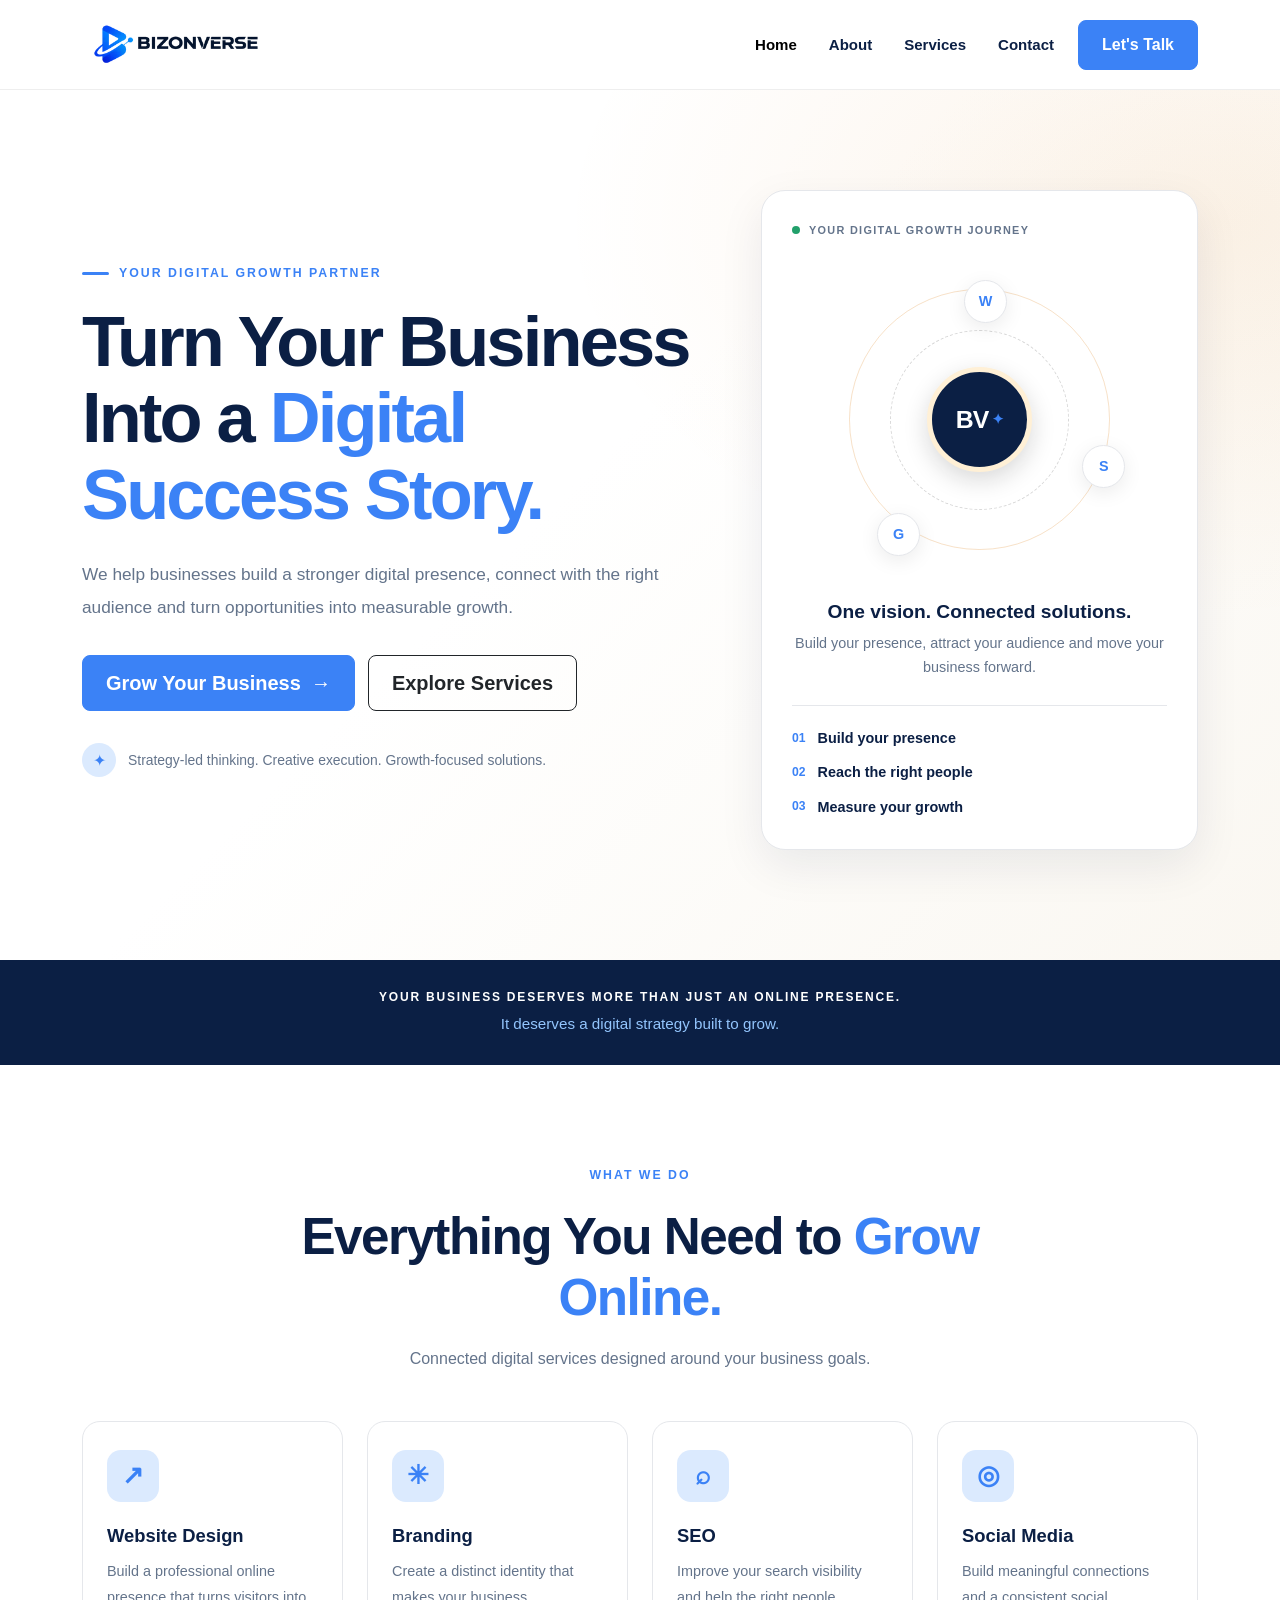
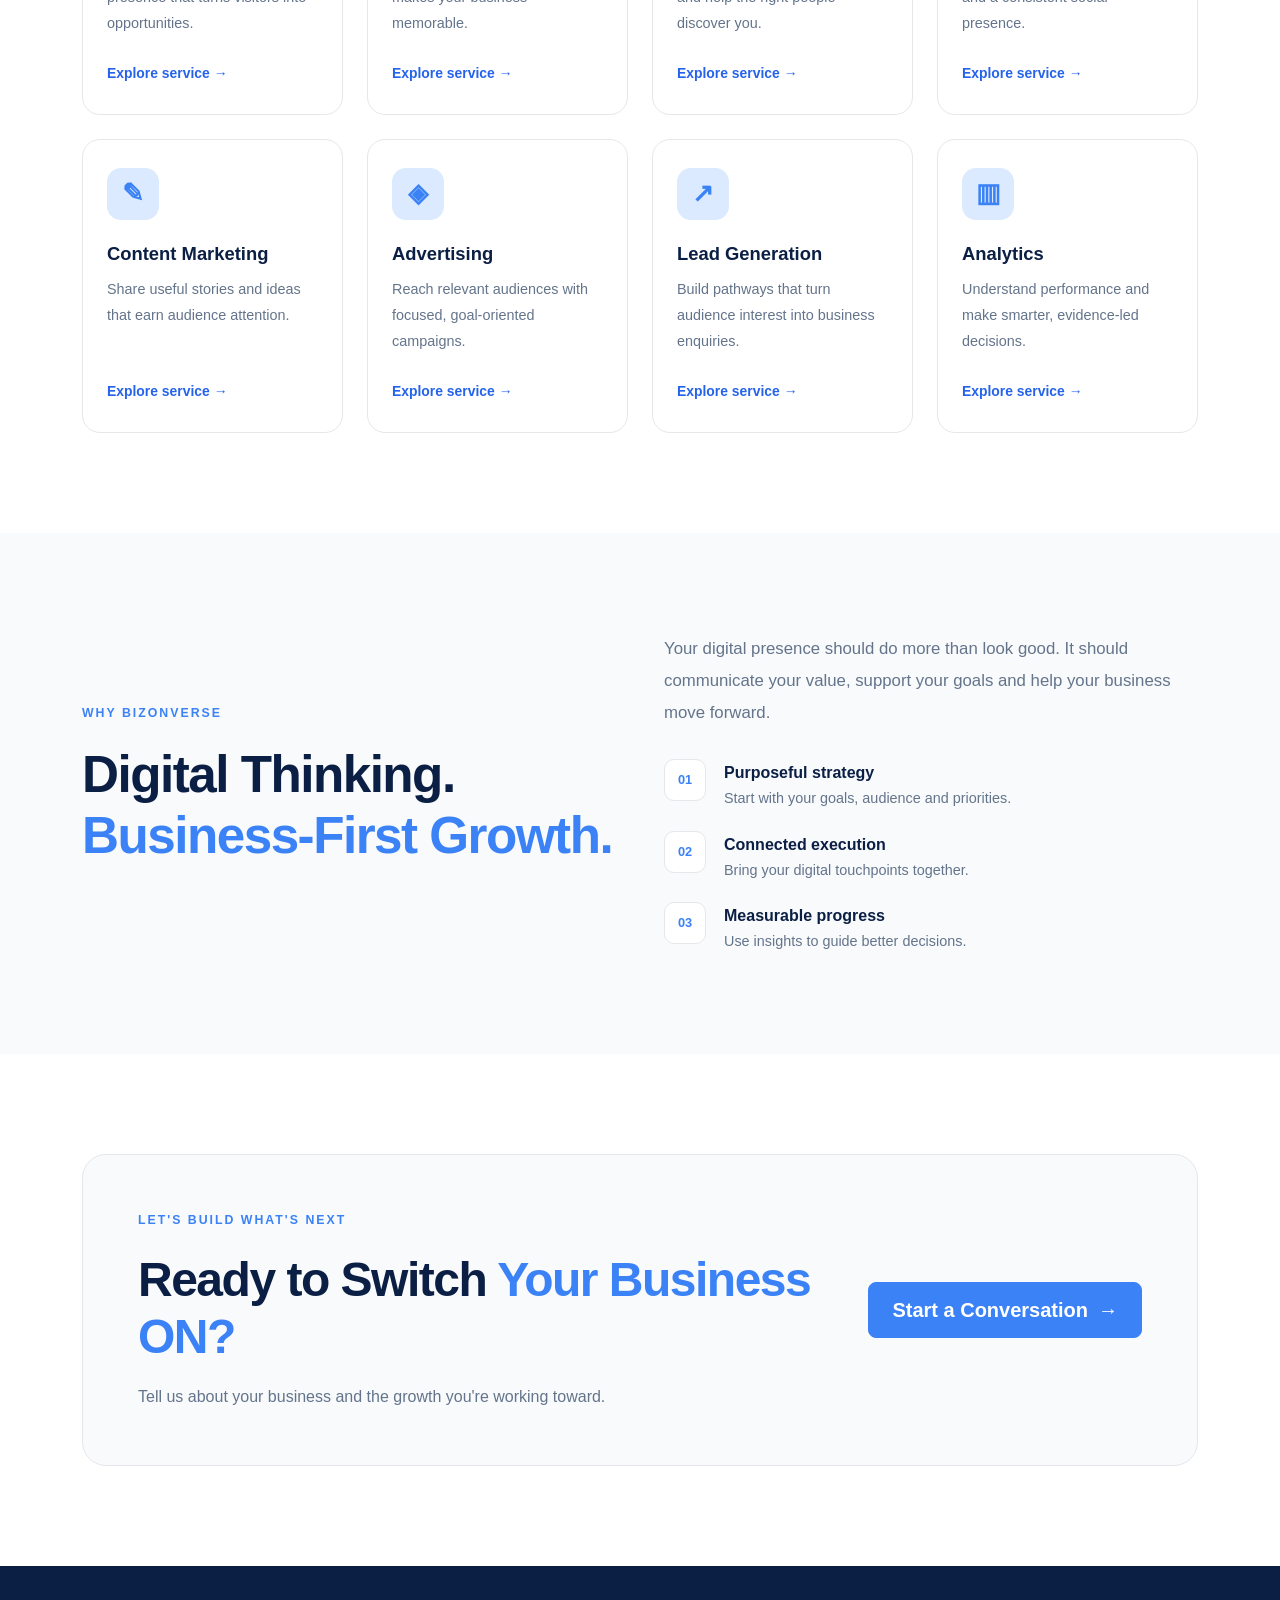
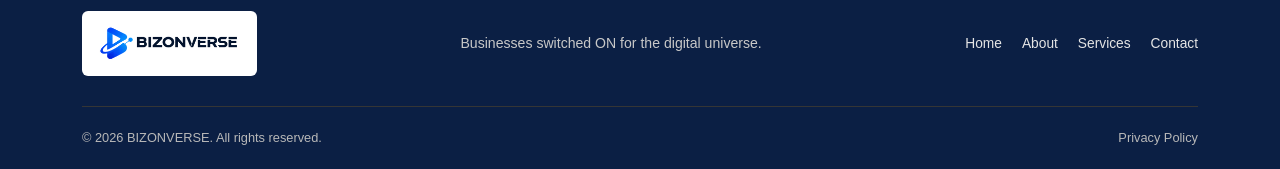
<file: index.html>
<!DOCTYPE html>
<html lang="en">

<head>
    <!-- Google tag (gtag.js) -->
    <script async src="https://www.googletagmanager.com/gtag/js?id=G-BG7Q9536P5"></script>
    <script>
        window.dataLayer = window.dataLayer || [];
        function gtag(){dataLayer.push(arguments);}
        gtag('js', new Date());
        gtag('config', 'G-BG7Q9536P5');
    </script>
    <meta charset="UTF-8">
    <meta name="viewport" content="width=device-width, initial-scale=1.0">
    <meta name="description"
        content="BIZONVERSE helps businesses grow with website design, branding, SEO, social media, content marketing, advertising, lead generation and analytics.">
    <meta name="theme-color" content="#0B1F44">
    <title>BIZONVERSE | Your Digital Growth Partner</title>
    <link rel="canonical" href="https://bizonverse.com/">
    
    <!-- Open Graph: Social sharing -->
    <meta property="og:title" content="BIZONVERSE | Your Digital Growth Partner">
    <meta property="og:description" content="BIZONVERSE helps businesses grow with website design, branding, SEO, social media, content marketing, advertising, lead generation and analytics.">
    <meta property="og:url" content="https://bizonverse.com/">
    <meta property="og:type" content="website">
    <meta property="og:image" content="https://bizonverse.com/assets/bizonverse-logo-small.webp">
    <meta property="og:site_name" content="BIZONVERSE">
    <meta property="og:locale" content="en_IN">
    <!-- Twitter/X: Social sharing -->
    <meta name="twitter:card" content="summary_large_image">
    <meta name="twitter:title" content="BIZONVERSE | Your Digital Growth Partner">
    <meta name="twitter:description" content="BIZONVERSE helps businesses grow with website design, branding, SEO, social media, content marketing, advertising, lead generation and analytics.">
    <meta name="twitter:image" content="https://bizonverse.com/assets/bizonverse-logo-small.webp">

    
<link rel="preconnect" href="https://cdn.jsdelivr.net" crossorigin>

<!-- Bootstrap 5 -->

    <link href="https://cdn.jsdelivr.net/npm/bootstrap@5.3.3/dist/css/bootstrap.min.css" rel="stylesheet"
        integrity="sha384-QWTKZyjpPEjISv5WaRU9OFeRpok6YctnYmDr5pNlyT2bRjXh0JMhjY6hW+ALEwIH" crossorigin="anonymous">

    <link rel="stylesheet" href="css/style.css">

<!-- BIZONVERSE Favicon -->
<link rel="icon" href="assets/favicon.ico" sizes="any">
<link rel="icon" type="image/png" sizes="16x16" href="assets/favicon-16x16.png">
<link rel="icon" type="image/png" sizes="32x32" href="assets/favicon-32x32.png">
<link rel="apple-touch-icon" href="assets/apple-touch-icon.png">
<link rel="manifest" href="assets/site.webmanifest">
</head>

<body>

    <a class="skip-link" href="#main-content">Skip to content</a>

    <header class="site-header">
        <nav class="navbar navbar-expand-lg navbar-light bg-white">
            <div class="container">
                <a class="navbar-brand brand-name" href="index.html" aria-label="BIZONVERSE home">
                    <img src="assets/bizonverse-logo-small.webp" alt="BIZONVERSE — Your Digital Growth Partner"
                        class="site-logo" width="310" height="103">
                </a>

                <button class="navbar-toggler" type="button" data-bs-toggle="collapse" data-bs-target="#mainNavigation"
                    aria-controls="mainNavigation" aria-expanded="false" aria-label="Toggle navigation">
                    <span class="navbar-toggler-icon"></span>
                </button>

                <div class="collapse navbar-collapse" id="mainNavigation">
                    <ul class="navbar-nav ms-auto align-items-lg-center gap-lg-3">
                        <li class="nav-item"><a class="nav-link active" aria-current="page" href="index.html">Home</a>
                        </li>
                        <li class="nav-item"><a class="nav-link" href="about.html">About</a></li>
                        <li class="nav-item"><a class="nav-link" href="services.html">Services</a></li>
                        <li class="nav-item"><a class="nav-link" href="contact.html">Contact</a></li>
                        <li class="nav-item">
                            <a class="btn btn-brand nav-cta" href="#contact">Let's Talk</a>
                        </li>
                    </ul>
                </div>
            </div>
        </nav>
    </header>

    <main id="main-content">

        <section class="hero-section">
            <div class="container">
                <div class="row align-items-center g-5">
                    <div class="col-lg-7">
                        <p class="eyebrow"><span></span> YOUR DIGITAL GROWTH PARTNER</p>

                        <h1>
                            Turn Your Business Into a
                            <span class="highlight">Digital Success Story.</span>
                        </h1>

                        <p class="hero-description">
                            We help businesses build a stronger digital presence,
                            connect with the right audience and turn opportunities
                            into measurable growth.
                        </p>

                        <div class="hero-actions">
                            <a class="btn btn-brand btn-lg" href="#contact">Grow Your Business <span
                                    aria-hidden="true">→</span></a>
                            <a class="btn btn-outline-dark btn-lg" href="#services">Explore Services</a>
                        </div>

                        <div class="hero-proof">
                            <span class="proof-icon" aria-hidden="true">✦</span>
                            <p>Strategy-led thinking. Creative execution. Growth-focused solutions.</p>
                        </div>
                    </div>

                    <div class="col-lg-5">
                        <div class="growth-card">
                            <div class="growth-card-top">
                                <span class="status-dot"></span>
                                <span>YOUR DIGITAL GROWTH JOURNEY</span>
                            </div>

                            <div class="growth-orbit" aria-hidden="true">
                                <div class="orbit orbit-one"></div>
                                <div class="orbit orbit-two"></div>
                                <div class="orbit-center">BV<span>✦</span></div>
                                <span class="orbit-node node-one">W</span>
                                <span class="orbit-node node-two">S</span>
                                <span class="orbit-node node-three">G</span>
                            </div>

                            <h2>One vision. Connected solutions.</h2>
                            <p>Build your presence, attract your audience and move your business forward.</p>

                            <div class="growth-steps">
                                <div><span>01</span> Build your presence</div>
                                <div><span>02</span> Reach the right people</div>
                                <div><span>03</span> Measure your growth</div>
                            </div>
                        </div>
                    </div>
                </div>
            </div>
        </section>

        <section class="intro-strip">
            <div class="container">
                <p>YOUR BUSINESS DESERVES MORE THAN JUST AN ONLINE PRESENCE.</p>
                <span>It deserves a digital strategy built to grow.</span>
            </div>
        </section>

        <section class="section-padding services-section" id="services">
            <div class="container">
                <div class="section-heading">
                    <p class="eyebrow">WHAT WE DO</p>
                    <h2>Everything You Need to <span class="highlight">Grow Online.</span></h2>
                    <p>Connected digital services designed around your business goals.</p>
                </div>

                <div class="row g-4">
                    <div class="col-md-6 col-lg-3">
                        <article class="service-card">
                            <div class="service-icon" aria-hidden="true">↗</div>
                            <h3>Website Design</h3>
                            <p>Build a professional online presence that turns visitors into opportunities.</p>
                            <a href="#contact" aria-label="Enquire about Website Design">Explore service →</a>
                        </article>
                    </div>

                    <div class="col-md-6 col-lg-3">
                        <article class="service-card">
                            <div class="service-icon" aria-hidden="true">✳</div>
                            <h3>Branding</h3>
                            <p>Create a distinct identity that makes your business memorable.</p>
                            <a href="#contact" aria-label="Enquire about Branding">Explore service →</a>
                        </article>
                    </div>

                    <div class="col-md-6 col-lg-3">
                        <article class="service-card">
                            <div class="service-icon" aria-hidden="true">⌕</div>
                            <h3>SEO</h3>
                            <p>Improve your search visibility and help the right people discover you.</p>
                            <a href="#contact" aria-label="Enquire about SEO">Explore service →</a>
                        </article>
                    </div>

                    <div class="col-md-6 col-lg-3">
                        <article class="service-card">
                            <div class="service-icon" aria-hidden="true">◎</div>
                            <h3>Social Media</h3>
                            <p>Build meaningful connections and a consistent social presence.</p>
                            <a href="#contact" aria-label="Enquire about Social Media">Explore service →</a>
                        </article>
                    </div>

                    <div class="col-md-6 col-lg-3">
                        <article class="service-card">
                            <div class="service-icon" aria-hidden="true">✎</div>
                            <h3>Content Marketing</h3>
                            <p>Share useful stories and ideas that earn audience attention.</p>
                            <a href="#contact" aria-label="Enquire about Content Marketing">Explore service →</a>
                        </article>
                    </div>

                    <div class="col-md-6 col-lg-3">
                        <article class="service-card">
                            <div class="service-icon" aria-hidden="true">◈</div>
                            <h3>Advertising</h3>
                            <p>Reach relevant audiences with focused, goal-oriented campaigns.</p>
                            <a href="#contact" aria-label="Enquire about Advertising">Explore service →</a>
                        </article>
                    </div>

                    <div class="col-md-6 col-lg-3">
                        <article class="service-card">
                            <div class="service-icon" aria-hidden="true">↗</div>
                            <h3>Lead Generation</h3>
                            <p>Build pathways that turn audience interest into business enquiries.</p>
                            <a href="#contact" aria-label="Enquire about Lead Generation">Explore service →</a>
                        </article>
                    </div>

                    <div class="col-md-6 col-lg-3">
                        <article class="service-card">
                            <div class="service-icon" aria-hidden="true">▥</div>
                            <h3>Analytics</h3>
                            <p>Understand performance and make smarter, evidence-led decisions.</p>
                            <a href="#contact" aria-label="Enquire about Analytics">Explore service →</a>
                        </article>
                    </div>
                </div>
            </div>
        </section>

        <section class="about-section section-padding" id="about">
            <div class="container">
                <div class="row align-items-center g-5">
                    <div class="col-lg-6">
                        <p class="eyebrow">WHY BIZONVERSE</p>
                        <h2>Digital Thinking.<br><span class="highlight">Business-First Growth.</span></h2>
                    </div>
                    <div class="col-lg-6">
                        <p class="about-copy">
                            Your digital presence should do more than look good.
                            It should communicate your value, support your goals and
                            help your business move forward.
                        </p>
                        <div class="value-list">
                            <div><span>01</span>
                                <p><strong>Purposeful strategy</strong><br>Start with your goals, audience and
                                    priorities.</p>
                            </div>
                            <div><span>02</span>
                                <p><strong>Connected execution</strong><br>Bring your digital touchpoints together.</p>
                            </div>
                            <div><span>03</span>
                                <p><strong>Measurable progress</strong><br>Use insights to guide better decisions.</p>
                            </div>
                        </div>
                    </div>
                </div>
            </div>
        </section>

        <section class="contact-section section-padding" id="contact">
            <div class="container">
                <div class="contact-panel">
                    <div>
                        <p class="eyebrow">LET'S BUILD WHAT'S NEXT</p>
                        <h2>Ready to Switch <span class="highlight">Your Business ON?</span></h2>
                        <p>Tell us about your business and the growth you're working toward.</p>
                    </div>
                    <a class="btn btn-brand btn-lg" href="https://www.bizonverse.com/contact/">Start a Conversation
                        <span aria-hidden="true">→</span></a>
                </div>
            </div>
        </section>

    </main>

    <footer class="site-footer">
        <div class="container">
            <div class="footer-main">
                <a class="navbar-brand brand-name footer-brand" href="#main-content" aria-label="BIZONVERSE home">
                    <img src="assets/bizonverse-logo-small.webp" alt="BIZONVERSE — Your Digital Growth Partner"
                        class="site-logo footer-logo" width="310" height="103">
                </a>
                <p>Businesses switched ON for the digital universe.</p>
                <div class="footer-links">
                    <a href="index.html">Home</a>
                    <a href="about.html">About</a>
                    <a href="services.html">Services</a>
                    <a href="contact.html">Contact</a>
                </div>
            </div>
            <div class="footer-bottom">
                <p>© <span id="current-year">2026</span> BIZONVERSE. All rights reserved.</p>
                <a href="privacy-policy.html">Privacy Policy</a>
            </div>
        </div>
    </footer>

    <script src="https://cdn.jsdelivr.net/npm/bootstrap@5.3.3/dist/js/bootstrap.bundle.min.js"
        integrity="sha384-YvpcrYf0tY3lHB60NNkmXc5s9fDVZLESaAA55NDzOxhy9GkcIdslK1eN7N6jIeHz"
        crossorigin="anonymous"></script>
    <script src="js/main.js"></script>
</body>

</html>
</file>
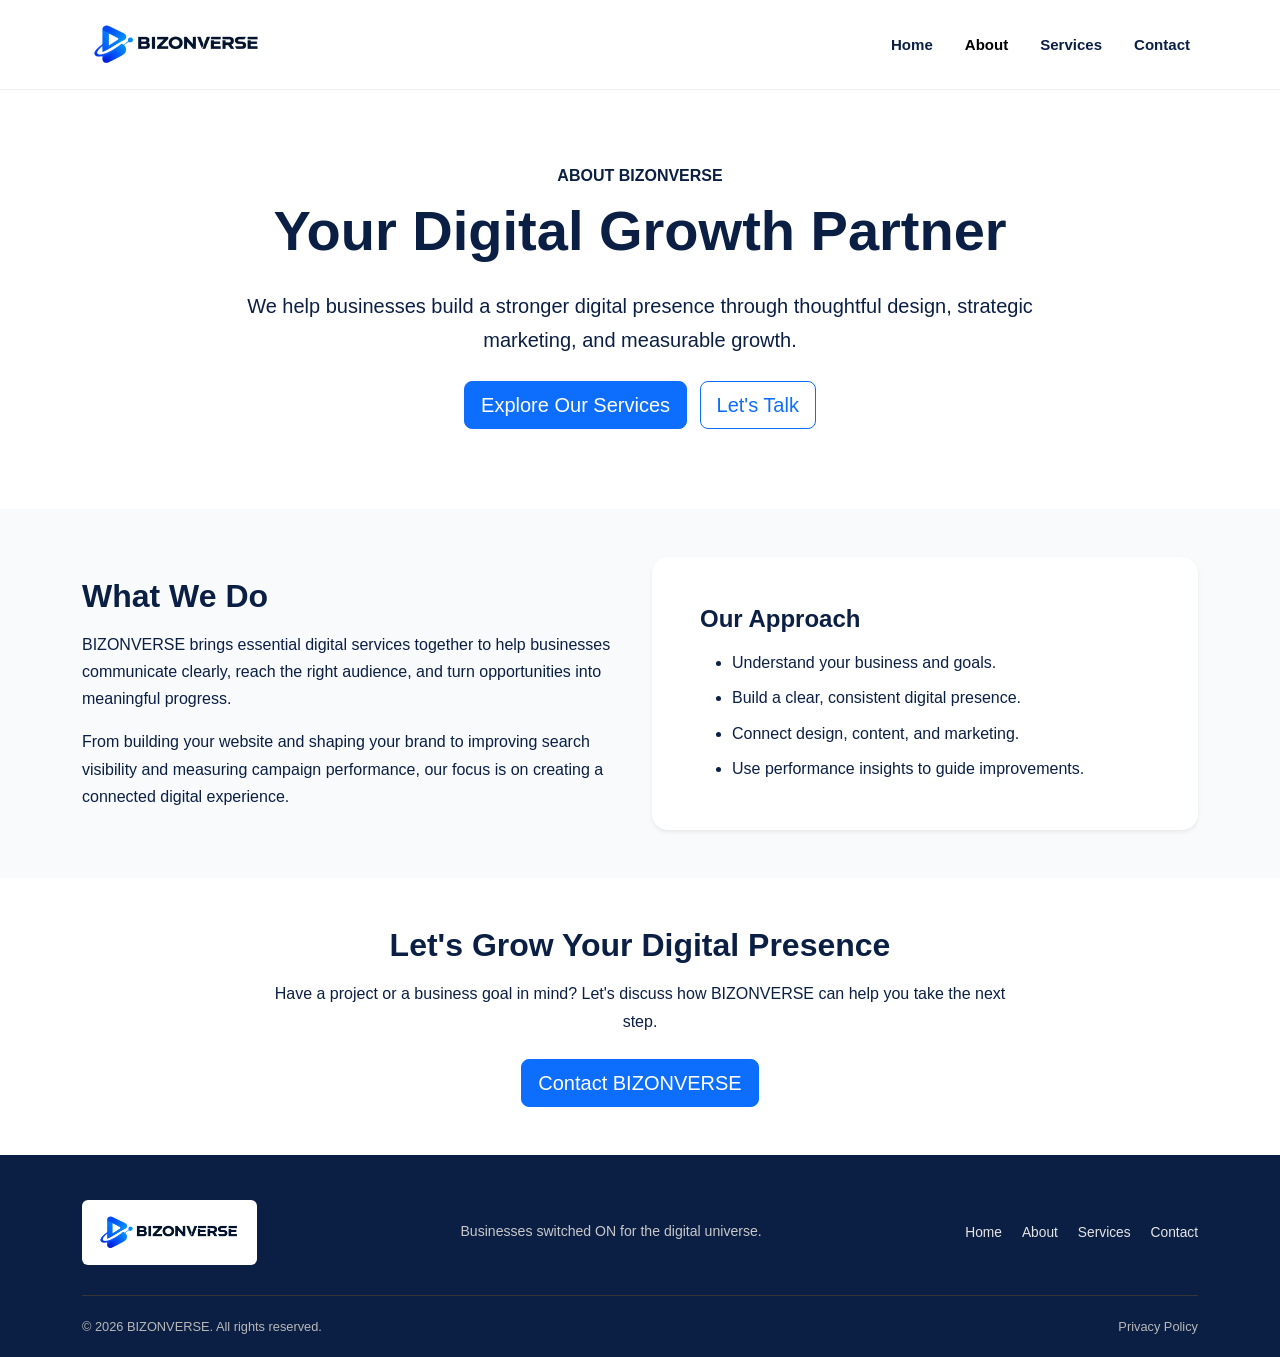
<file: about.html>
<!DOCTYPE html>
<html lang="en">

<head>
    <!-- Google tag (gtag.js) -->
    <script async src="https://www.googletagmanager.com/gtag/js?id=G-BG7Q9536P5"></script>
    <script>
        window.dataLayer = window.dataLayer || [];
        function gtag(){dataLayer.push(arguments);}
        gtag('js', new Date());
        gtag('config', 'G-BG7Q9536P5');
    </script>
  <meta charset="UTF-8">
  <meta name="viewport" content="width=device-width, initial-scale=1.0">
  <meta name="description"
    content="Learn about BIZONVERSE, your digital growth partner for website design, branding, SEO, and digital marketing.">
  <meta name="theme-color" content="#0B1F44">
  <title>About Us | BIZONVERSE</title>
  <link rel="canonical" href="https://bizonverse.com/about.html">
  
  <!-- Open Graph: Social sharing -->
  <meta property="og:title" content="About Us | BIZONVERSE">
  <meta property="og:description" content="Learn about BIZONVERSE, your digital growth partner for website design, branding, SEO, and digital marketing.">
  <meta property="og:url" content="https://bizonverse.com/about.html">
  <meta property="og:type" content="website">
  <meta property="og:image" content="https://bizonverse.com/assets/bizonverse-logo-small.webp">
  <meta property="og:site_name" content="BIZONVERSE">
  <meta property="og:locale" content="en_IN">
  <!-- Twitter/X: Social sharing -->
  <meta name="twitter:card" content="summary_large_image">
  <meta name="twitter:title" content="About Us | BIZONVERSE">
  <meta name="twitter:description" content="Learn about BIZONVERSE, your digital growth partner for website design, branding, SEO, and digital marketing.">
  <meta name="twitter:image" content="https://bizonverse.com/assets/bizonverse-logo-small.webp">

  
<link rel="preconnect" href="https://cdn.jsdelivr.net" crossorigin>

<!-- Bootstrap 5 -->

  <link href="https://cdn.jsdelivr.net/npm/bootstrap@5.3.3/dist/css/bootstrap.min.css" rel="stylesheet"
    integrity="sha384-QWTKZyjpPEjISv5WaRU9OFeRpok6YctnYmDr5pNlyT2bRjXh0JMhjY6hW+ALEwIH" crossorigin="anonymous">

  <link rel="stylesheet" href="css/style.css">

<!-- BIZONVERSE Favicon -->
<link rel="icon" href="assets/favicon.ico" sizes="any">
<link rel="icon" type="image/png" sizes="16x16" href="assets/favicon-16x16.png">
<link rel="icon" type="image/png" sizes="32x32" href="assets/favicon-32x32.png">
<link rel="apple-touch-icon" href="assets/apple-touch-icon.png">
<link rel="manifest" href="assets/site.webmanifest">
</head>

<body>

  <header class="site-header">
    <nav class="navbar navbar-expand-lg navbar-light bg-white">
      <div class="container">
        <a class="navbar-brand brand-name" href="index.html" aria-label="BIZONVERSE home">
          <img src="assets/bizonverse-logo-small.webp" alt="BIZONVERSE — Your Digital Growth Partner" class="site-logo" width="310" height="103">
        </a>

        <button class="navbar-toggler" type="button" data-bs-toggle="collapse" data-bs-target="#mainNavigation"
          aria-controls="mainNavigation" aria-expanded="false" aria-label="Toggle navigation">
          <span class="navbar-toggler-icon"></span>
        </button>

        <div class="collapse navbar-collapse" id="mainNavigation">
          <ul class="navbar-nav ms-auto align-items-lg-center gap-lg-3">
            <li class="nav-item"><a class="nav-link" href="index.html">Home</a></li>
            <li class="nav-item"><a class="nav-link active" aria-current="page" href="about.html">About</a></li>
            <li class="nav-item"><a class="nav-link" href="services.html">Services</a></li>
            <li class="nav-item"><a class="nav-link" href="contact.html">Contact</a></li>
          </ul>
        </div>
      </div>
    </nav>
  </header>

  <main id="site-content">
    <section class="py-5">
      <div class="container py-lg-4">
        <div class="row justify-content-center text-center">
          <div class="col-lg-9">
            <p class="text-uppercase fw-semibold mb-2">About BIZONVERSE</p>
            <h1 class="display-4 fw-bold mb-4">Your Digital Growth Partner</h1>
            <p class="lead mb-4">
              We help businesses build a stronger digital presence through
              thoughtful design, strategic marketing, and measurable growth.
            </p>
            <a href="services.html" class="btn btn-primary btn-lg me-2 mb-2">
              Explore Our Services
            </a>
            <a href="contact.html" class="btn btn-outline-primary btn-lg mb-2">
              Let's Talk
            </a>
          </div>
        </div>
      </div>
    </section>

    <section class="py-5" style="background-color: #F8FAFC;">
      <div class="container">
        <div class="row g-4 align-items-center">
          <div class="col-lg-6">
            <h2 class="fw-bold mb-3">What We Do</h2>
            <p>
              BIZONVERSE brings essential digital services together to help
              businesses communicate clearly, reach the right audience, and
              turn opportunities into meaningful progress.
            </p>
            <p class="mb-0">
              From building your website and shaping your brand to improving
              search visibility and measuring campaign performance, our focus
              is on creating a connected digital experience.
            </p>
          </div>
          <div class="col-lg-6">
            <div class="p-4 p-lg-5 bg-white rounded-4 shadow-sm">
              <h2 class="h4 fw-bold mb-3">Our Approach</h2>
              <ul class="mb-0">
                <li class="mb-2">Understand your business and goals.</li>
                <li class="mb-2">Build a clear, consistent digital presence.</li>
                <li class="mb-2">Connect design, content, and marketing.</li>
                <li>Use performance insights to guide improvements.</li>
              </ul>
            </div>
          </div>
        </div>
      </div>
    </section>

    <section class="py-5">
      <div class="container text-center">
        <div class="row justify-content-center">
          <div class="col-lg-8">
            <h2 class="fw-bold mb-3">Let's Grow Your Digital Presence</h2>
            <p class="mb-4">
              Have a project or a business goal in mind? Let's discuss how
              BIZONVERSE can help you take the next step.
            </p>
            <a href="contact.html" class="btn btn-primary btn-lg">
              Contact BIZONVERSE
            </a>
          </div>
        </div>
      </div>
    </section>
  </main>

  <footer class="site-footer">
    <div class="container">
      <div class="footer-main">
        <a class="navbar-brand brand-name footer-brand" href="#site-content" aria-label="BIZONVERSE home">
          <img src="assets/bizonverse-logo-small.webp" alt="BIZONVERSE — Your Digital Growth Partner"
            class="site-logo footer-logo" width="310" height="103">
        </a>
        <p>Businesses switched ON for the digital universe.</p>
        <div class="footer-links">
          <a href="index.html">Home</a>
          <a href="about.html">About</a>
          <a href="services.html">Services</a>
          <a href="contact.html">Contact</a>
        </div>
      </div>
      <div class="footer-bottom">
        <p>© <span id="current-year">2026</span> BIZONVERSE. All rights reserved.</p>
        <a href="privacy-policy.html">Privacy Policy</a>
      </div>
    </div>
  </footer>

  <script src="https://cdn.jsdelivr.net/npm/bootstrap@5.3.3/dist/js/bootstrap.bundle.min.js"
    integrity="sha384-YvpcrYf0tY3lHB60NNkmXc5s9fDVZLESaAA55NDzOxhy9GkcIdslK1eN7N6jIeHz"
    crossorigin="anonymous"></script>
  <script src="js/main.js"></script>
</body>

</html>
</file>
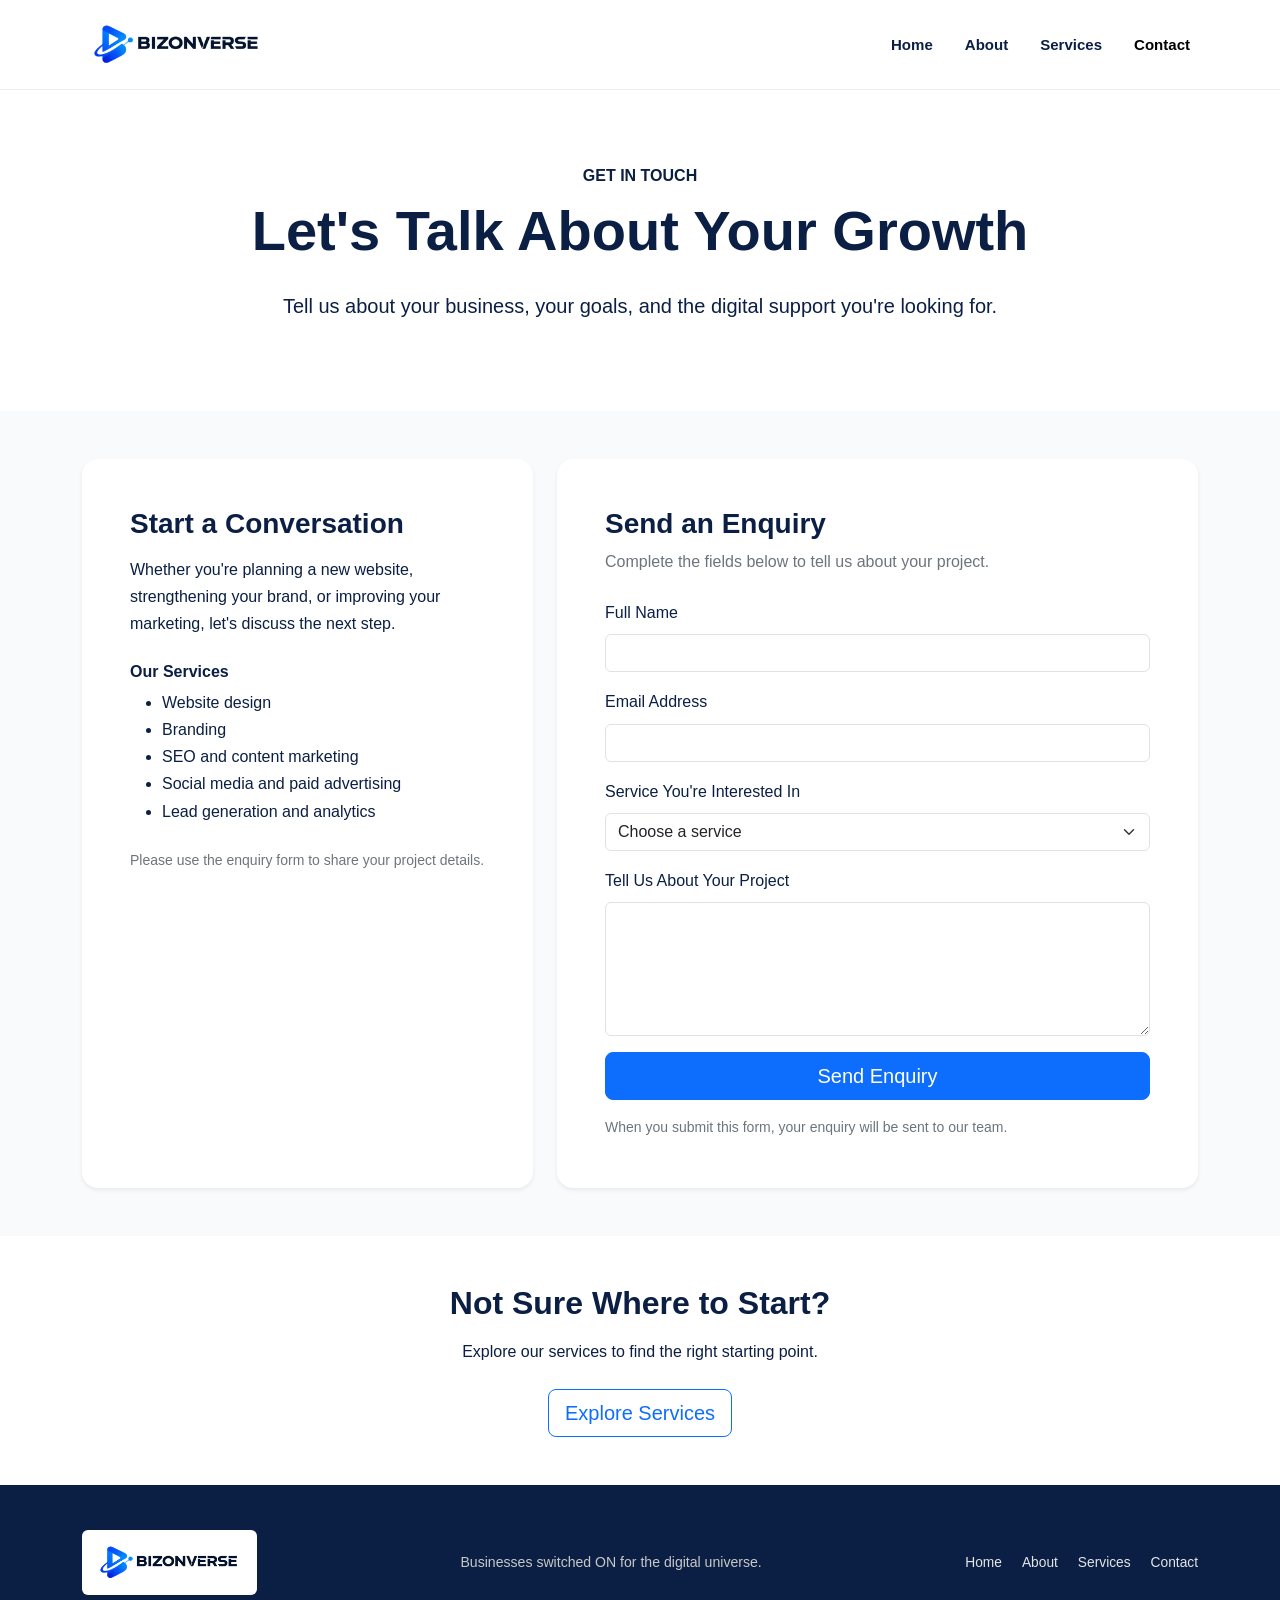
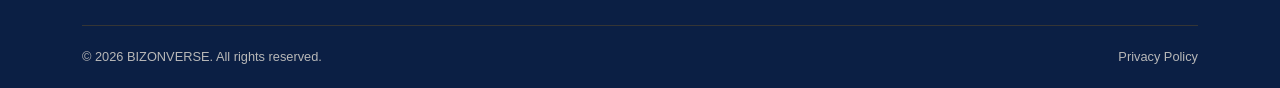
<file: contact.html>
<!DOCTYPE html>
<html lang="en">

<head>
    <!-- Google tag (gtag.js) -->
    <script async src="https://www.googletagmanager.com/gtag/js?id=G-BG7Q9536P5"></script>
    <script>
        window.dataLayer = window.dataLayer || [];
        function gtag(){dataLayer.push(arguments);}
        gtag('js', new Date());
        gtag('config', 'G-BG7Q9536P5');
    </script>
  <meta charset="UTF-8">
  <meta name="viewport" content="width=device-width, initial-scale=1.0">
  <meta name="description"
    content="Contact BIZONVERSE to discuss website design, branding, SEO, and digital marketing for your business.">
  <meta name="theme-color" content="#0B1F44">
  <title>Contact Us | BIZONVERSE</title>
  <link rel="canonical" href="https://bizonverse.com/contact.html">
  
  <!-- Open Graph: Social sharing -->
  <meta property="og:title" content="Contact Us | BIZONVERSE">
  <meta property="og:description" content="Contact BIZONVERSE to discuss website design, branding, SEO, and digital marketing for your business.">
  <meta property="og:url" content="https://bizonverse.com/contact.html">
  <meta property="og:type" content="website">
  <meta property="og:image" content="https://bizonverse.com/assets/bizonverse-logo-small.webp">
  <meta property="og:site_name" content="BIZONVERSE">
  <meta property="og:locale" content="en_IN">
  <!-- Twitter/X: Social sharing -->
  <meta name="twitter:card" content="summary_large_image">
  <meta name="twitter:title" content="Contact Us | BIZONVERSE">
  <meta name="twitter:description" content="Contact BIZONVERSE to discuss website design, branding, SEO, and digital marketing for your business.">
  <meta name="twitter:image" content="https://bizonverse.com/assets/bizonverse-logo-small.webp">

  
<link rel="preconnect" href="https://cdn.jsdelivr.net" crossorigin>

<!-- Bootstrap 5 -->

  <link href="https://cdn.jsdelivr.net/npm/bootstrap@5.3.3/dist/css/bootstrap.min.css" rel="stylesheet"
    integrity="sha384-QWTKZyjpPEjISv5WaRU9OFeRpok6YctnYmDr5pNlyT2bRjXh0JMhjY6hW+ALEwIH" crossorigin="anonymous">

  <link rel="stylesheet" href="css/style.css">

<!-- BIZONVERSE Favicon -->
<link rel="icon" href="assets/favicon.ico" sizes="any">
<link rel="icon" type="image/png" sizes="16x16" href="assets/favicon-16x16.png">
<link rel="icon" type="image/png" sizes="32x32" href="assets/favicon-32x32.png">
<link rel="apple-touch-icon" href="assets/apple-touch-icon.png">
<link rel="manifest" href="assets/site.webmanifest">
</head>

<body>

  <header class="site-header">
    <nav class="navbar navbar-expand-lg navbar-light bg-white">
      <div class="container">
        <a class="navbar-brand brand-name" href="index.html" aria-label="BIZONVERSE home">
          <img src="assets/bizonverse-logo-small.webp" alt="BIZONVERSE — Your Digital Growth Partner" class="site-logo" width="310" height="103">
        </a>

        <button class="navbar-toggler" type="button" data-bs-toggle="collapse" data-bs-target="#mainNavigation"
          aria-controls="mainNavigation" aria-expanded="false" aria-label="Toggle navigation">
          <span class="navbar-toggler-icon"></span>
        </button>

        <div class="collapse navbar-collapse" id="mainNavigation">
          <ul class="navbar-nav ms-auto align-items-lg-center gap-lg-3">
            <li class="nav-item"><a class="nav-link" href="index.html">Home</a></li>
            <li class="nav-item"><a class="nav-link" href="about.html">About</a></li>
            <li class="nav-item"><a class="nav-link" href="services.html">Services</a></li>
            <li class="nav-item"><a class="nav-link active" aria-current="page" href="contact.html">Contact</a></li>
          </ul>
        </div>
      </div>
    </nav>
  </header>

  <main id="site-content">
    <section class="py-5">
      <div class="container py-lg-4">
        <div class="row justify-content-center text-center">
          <div class="col-lg-9">
            <p class="text-uppercase fw-semibold mb-2">Get in Touch</p>
            <h1 class="display-4 fw-bold mb-4">Let's Talk About Your Growth</h1>
            <p class="lead">
              Tell us about your business, your goals, and the digital support
              you're looking for.
            </p>
          </div>
        </div>
      </div>
    </section>

    <section class="py-5" style="background-color: #F8FAFC;">
      <div class="container">
        <div class="row g-4 justify-content-center">

          <div class="col-lg-5">
            <div class="bg-white rounded-4 shadow-sm p-4 p-lg-5 h-100">
              <h2 class="h3 fw-bold mb-3">Start a Conversation</h2>
              <p>
                Whether you're planning a new website, strengthening your
                brand, or improving your marketing, let's discuss the next step.
              </p>

              <h3 class="h6 fw-bold mt-4">Our Services</h3>
              <ul>
                <li>Website design</li>
                <li>Branding</li>
                <li>SEO and content marketing</li>
                <li>Social media and paid advertising</li>
                <li>Lead generation and analytics</li>
              </ul>

              <p class="small text-secondary mb-0 mt-4">
                Please use the enquiry form to share your project details.
              </p>
            </div>
          </div>

          <div class="col-lg-7">
            <div class="bg-white rounded-4 shadow-sm p-4 p-lg-5">
              <h2 class="h3 fw-bold mb-2">Send an Enquiry</h2>
              <p class="text-secondary mb-4">
                Complete the fields below to tell us about your project.
              </p>

              <!-- Front-end form only. Connect a form service before launch. -->

              <form id="contactForm" action="https://formspree.io/f/mbgdpyjn" method="POST">
                <div class="mb-3">
                  <label for="contactName" class="form-label">Full Name</label>
                  <input type="text" class="form-control" id="contactName" name="name" autocomplete="name" required>
                </div>

                <div class="mb-3">
                  <label for="contactEmail" class="form-label">Email Address</label>
                  <input type="email" class="form-control" id="contactEmail" name="email" autocomplete="email" required>
                </div>

                <div class="mb-3">
                  <label for="contactService" class="form-label">Service You're Interested In</label>
                  <select class="form-select" id="contactService" name="service" required>
                    <option value="">Choose a service</option>
                    <option>Website Design</option>
                    <option>Branding</option>
                    <option>SEO</option>
                    <option>Social Media</option>
                    <option>Content Marketing</option>
                    <option>Paid Advertising</option>
                    <option>Lead Generation</option>
                    <option>Analytics</option>
                    <option>Multiple Services</option>
                    <option>Other</option>
                  </select>
                </div>

                <div class="mb-3">
                  <label for="contactMessage" class="form-label">Tell Us About Your Project</label>
                  <textarea class="form-control" id="contactMessage" name="message" rows="5" required></textarea>
                </div>

                <button type="submit" class="btn btn-primary btn-lg w-100">
                  Send Enquiry
                </button>

                <p id="contactFormNotice" class="small text-secondary mt-3 mb-0" role="status" aria-live="polite">
                  When you submit this form, your enquiry will be sent to our team.
                </p>
              </form>
            </div>
          </div>

        </div>
      </div>
    </section>

    <section class="py-5">
      <div class="container text-center">
        <h2 class="fw-bold mb-3">Not Sure Where to Start?</h2>
        <p class="mb-4">Explore our services to find the right starting point.</p>
        <a href="services.html" class="btn btn-outline-primary btn-lg">
          Explore Services
        </a>
      </div>
    </section>
  </main>

  <footer class="site-footer">
    <div class="container">
      <div class="footer-main">
        <a class="navbar-brand brand-name footer-brand" href="#site-content" aria-label="BIZONVERSE home">
          <img src="assets/bizonverse-logo-small.webp" alt="BIZONVERSE — Your Digital Growth Partner"
            class="site-logo footer-logo" width="310" height="103">
        </a>
        <p>Businesses switched ON for the digital universe.</p>
        <div class="footer-links">
          <a href="index.html">Home</a>
          <a href="about.html">About</a>
          <a href="services.html">Services</a>
          <a href="contact.html">Contact</a>
        </div>
      </div>
      <div class="footer-bottom">
        <p>© <span id="current-year">2026</span> BIZONVERSE. All rights reserved.</p>
        <a href="privacy-policy.html">Privacy Policy</a>
      </div>
    </div>
  </footer>

  <script src="https://cdn.jsdelivr.net/npm/bootstrap@5.3.3/dist/js/bootstrap.bundle.min.js"
    integrity="sha384-YvpcrYf0tY3lHB60NNkmXc5s9fDVZLESaAA55NDzOxhy9GkcIdslK1eN7N6jIeHz"
    crossorigin="anonymous"></script>
  <script src="js/main.js"></script>
</body>

</html>
</file>
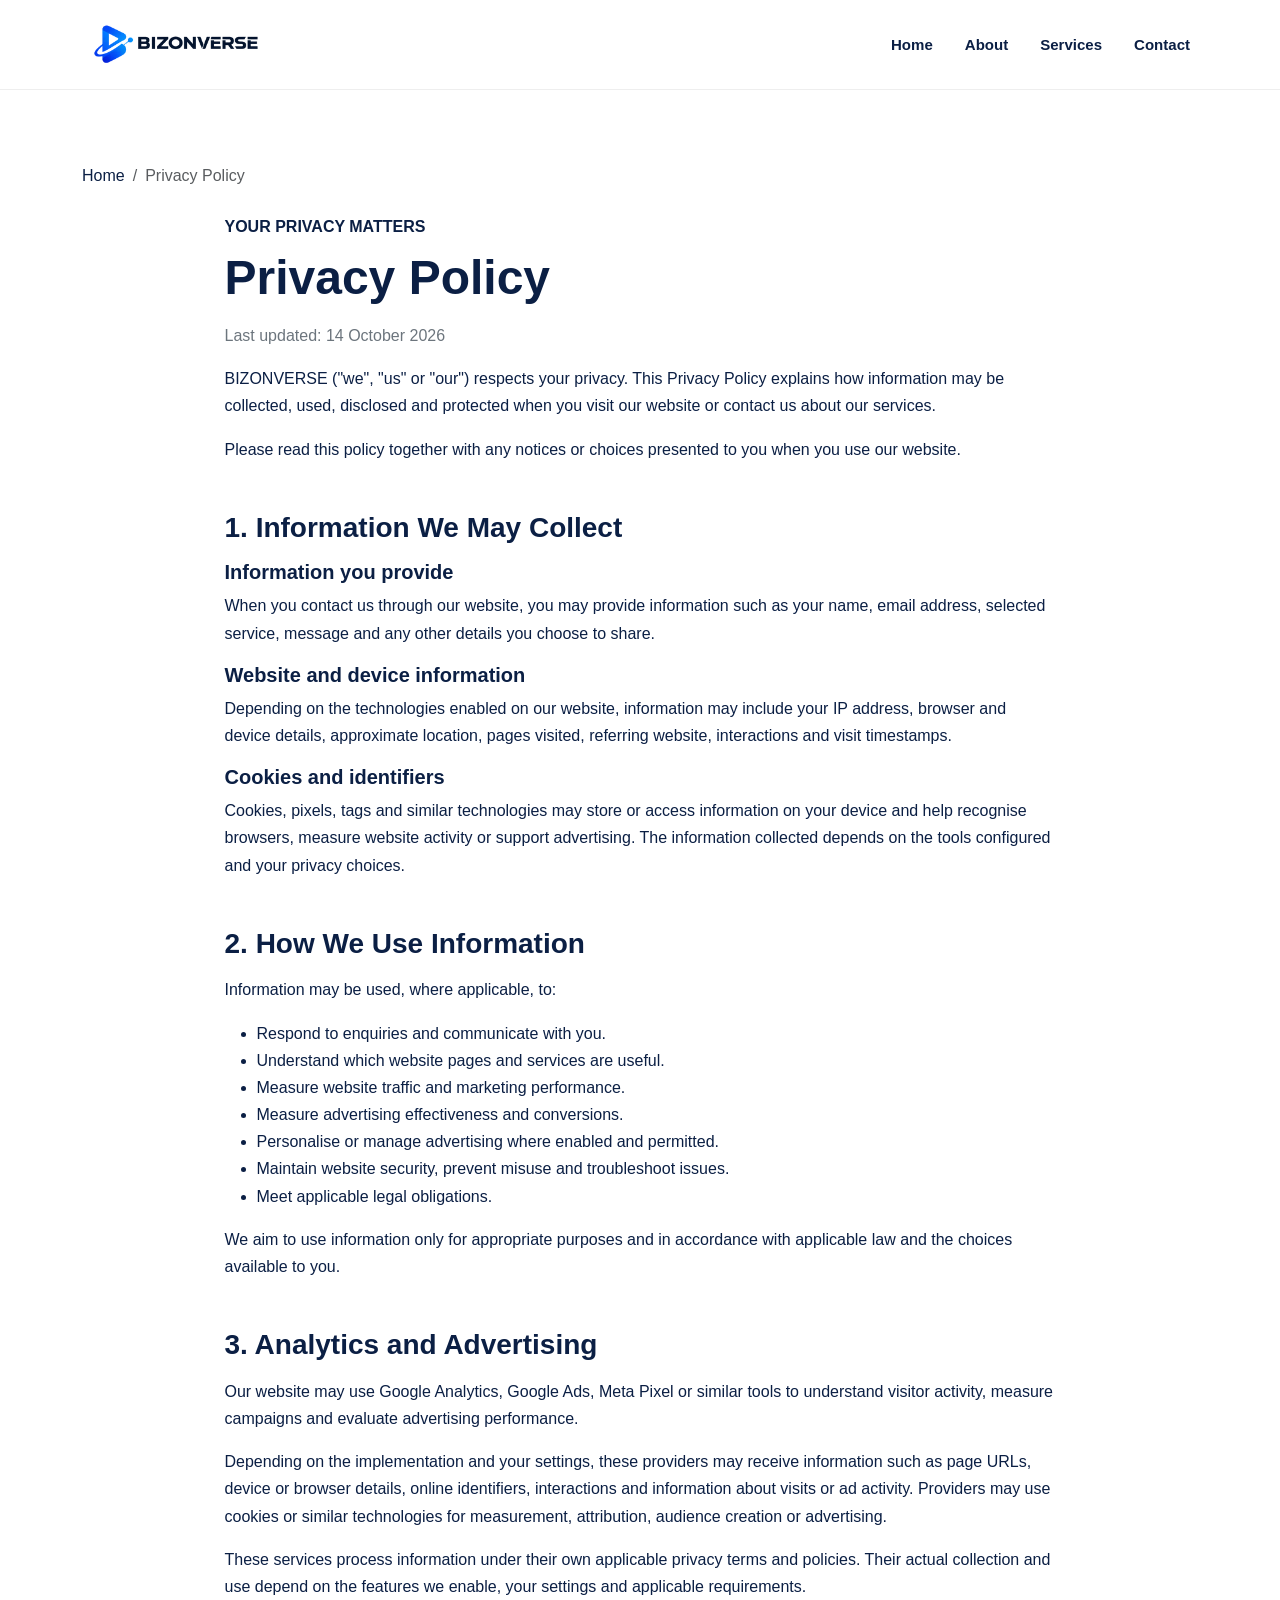
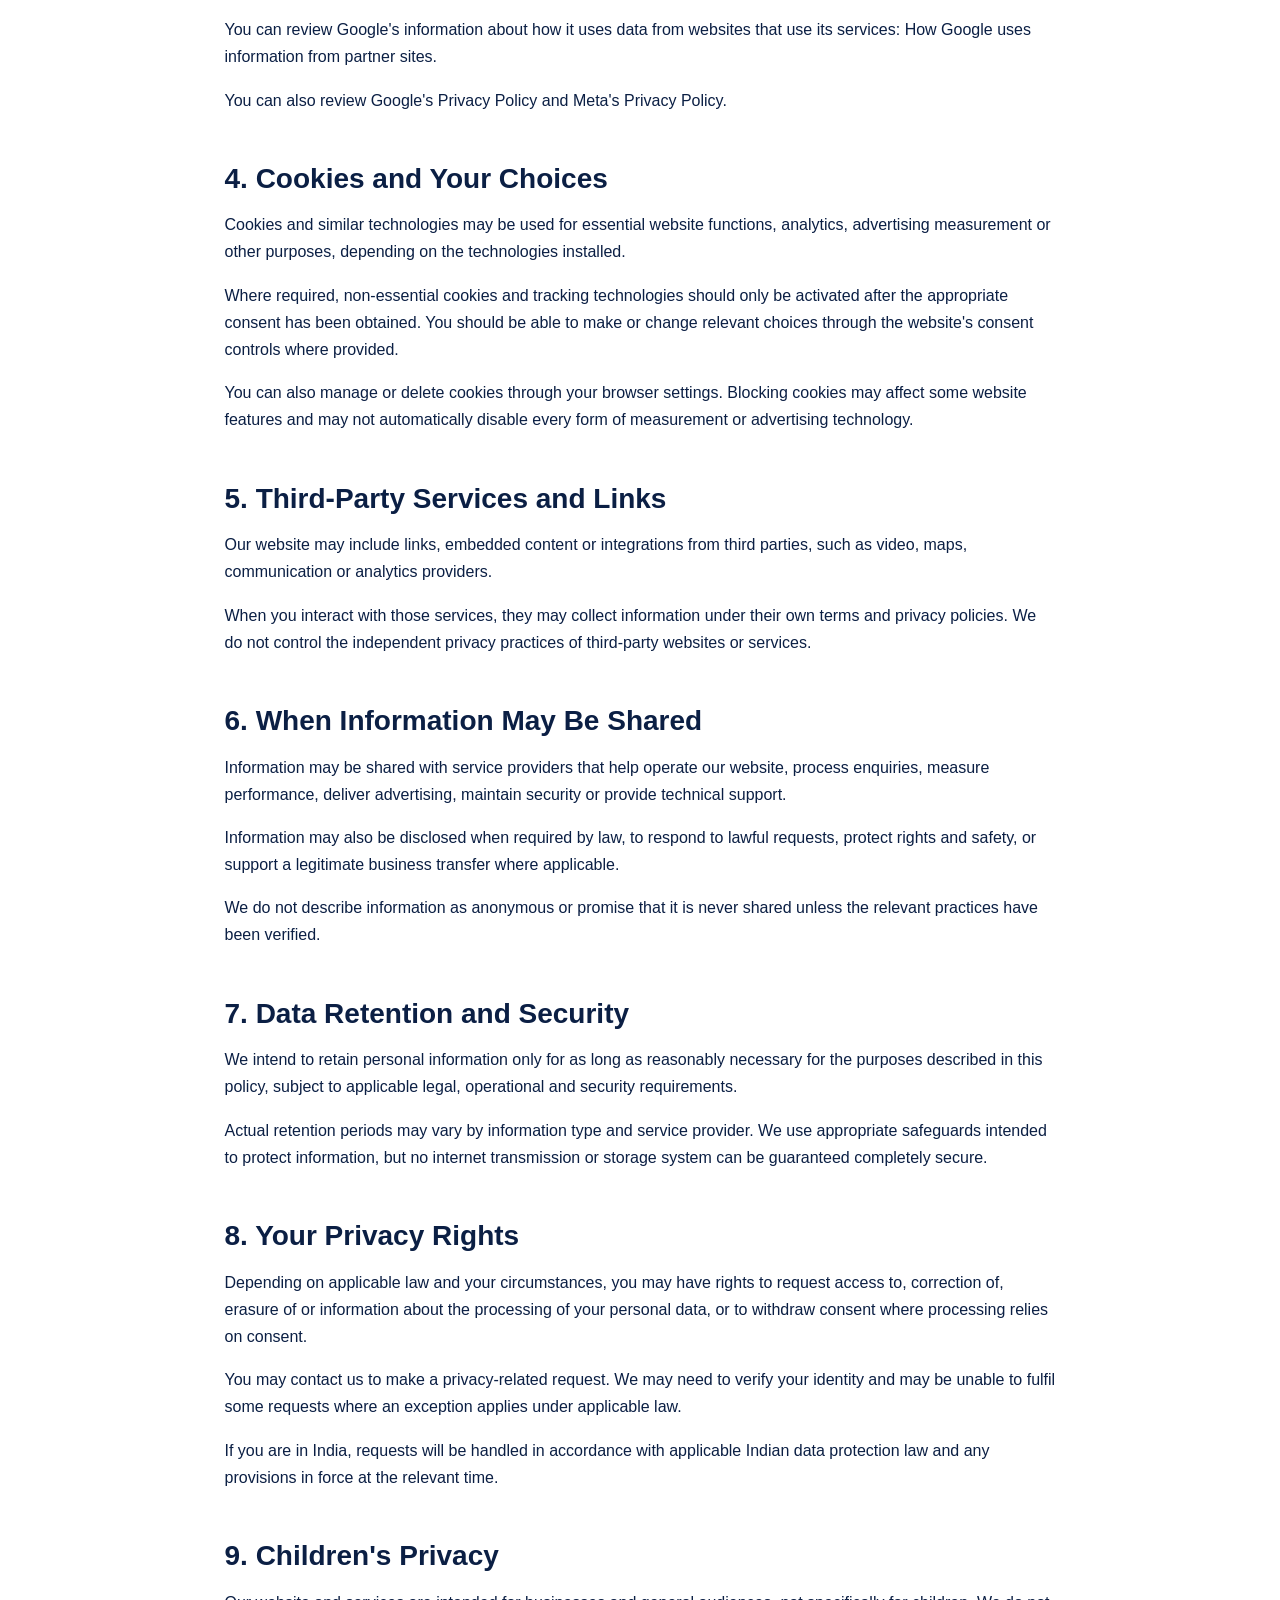
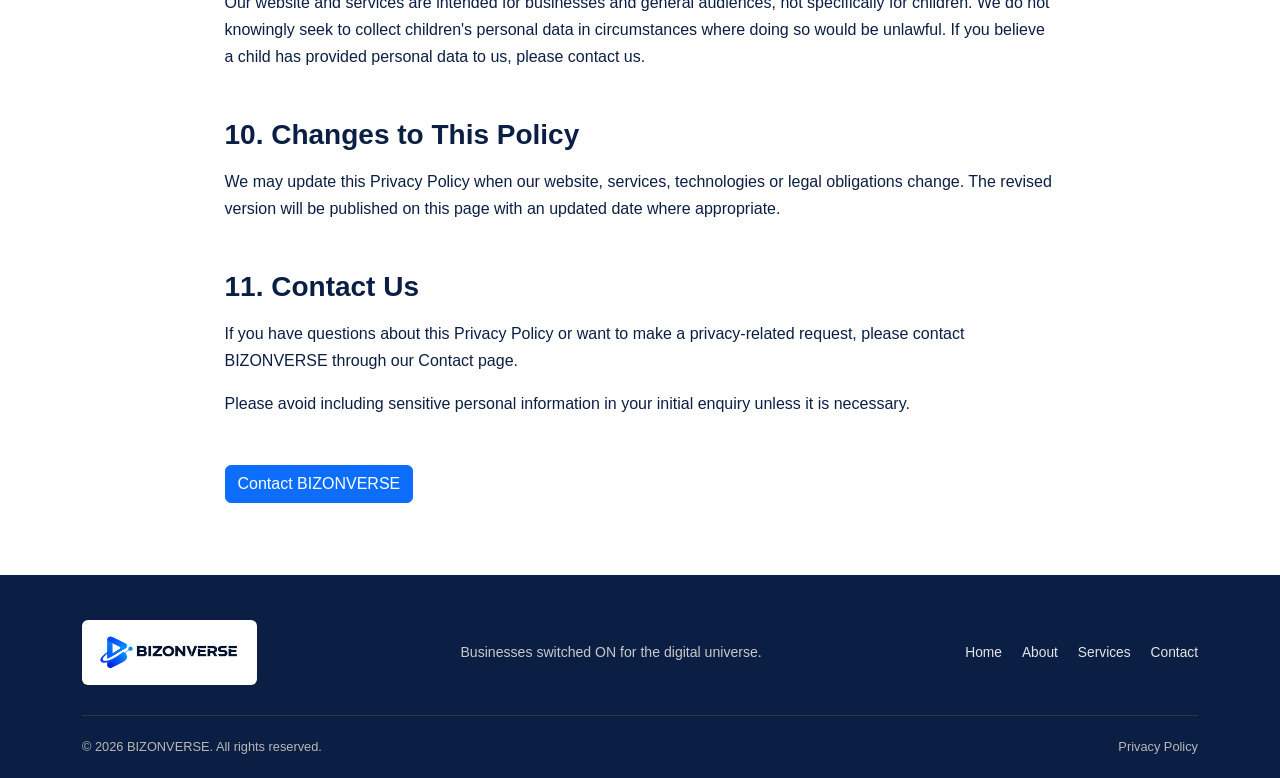
<file: privacy-policy.html>
<!DOCTYPE html>
<html lang="en">

<head>
    <!-- Google tag (gtag.js) -->
    <script async src="https://www.googletagmanager.com/gtag/js?id=G-BG7Q9536P5"></script>
    <script>
        window.dataLayer = window.dataLayer || [];
        function gtag(){dataLayer.push(arguments);}
        gtag('js', new Date());
        gtag('config', 'G-BG7Q9536P5');
    </script>
    <meta charset="UTF-8">
    <meta name="viewport" content="width=device-width, initial-scale=1.0">
    <meta name="description"
        content="Read the BIZONVERSE Privacy Policy to learn how we handle contact form information, analytics, advertising technologies, cookies, and third-party services.">
    <meta name="theme-color" content="#0B1F44">
    <title>Privacy Policy | BIZONVERSE</title>
    <link rel="canonical" href="https://bizonverse.com/privacy-policy.html">
    
    <!-- Open Graph: Social sharing -->
    <meta property="og:title" content="Privacy Policy | BIZONVERSE">
    <meta property="og:description" content="Read the BIZONVERSE Privacy Policy to learn how we handle contact form information, analytics, advertising technologies, cookies, and third-party services.">
    <meta property="og:url" content="https://bizonverse.com/privacy-policy.html">
    <meta property="og:type" content="website">
    <meta property="og:image" content="https://bizonverse.com/assets/bizonverse-logo-small.webp">
    <meta property="og:site_name" content="BIZONVERSE">
    <meta property="og:locale" content="en_IN">
    <!-- Twitter/X: Social sharing -->
    <meta name="twitter:card" content="summary_large_image">
    <meta name="twitter:title" content="Privacy Policy | BIZONVERSE">
    <meta name="twitter:description" content="Read the BIZONVERSE Privacy Policy to learn how we handle contact form information, analytics, advertising technologies, cookies, and third-party services.">
    <meta name="twitter:image" content="https://bizonverse.com/assets/bizonverse-logo-small.webp">

    
<link rel="preconnect" href="https://cdn.jsdelivr.net" crossorigin>

<!-- Bootstrap 5 -->

    <link href="https://cdn.jsdelivr.net/npm/bootstrap@5.3.3/dist/css/bootstrap.min.css" rel="stylesheet">
    <link rel="stylesheet" href="css/style.css">

<!-- BIZONVERSE Favicon -->
<link rel="icon" href="assets/favicon.ico" sizes="any">
<link rel="icon" type="image/png" sizes="16x16" href="assets/favicon-16x16.png">
<link rel="icon" type="image/png" sizes="32x32" href="assets/favicon-32x32.png">
<link rel="apple-touch-icon" href="assets/apple-touch-icon.png">
<link rel="manifest" href="assets/site.webmanifest">
</head>

<body>

    <a class="skip-link" href="#site-content">Skip to content</a>

    <header class="site-header">
        <nav class="navbar navbar-expand-lg navbar-light bg-white">
            <div class="container">
                <a class="navbar-brand brand-name" href="index.html" aria-label="BIZONVERSE home">
                    <img src="assets/bizonverse-logo-small.webp" alt="BIZONVERSE — Your Digital Growth Partner"
                        class="site-logo" width="310" height="103">
                </a>

                <button class="navbar-toggler" type="button" data-bs-toggle="collapse" data-bs-target="#mainNavigation"
                    aria-controls="mainNavigation" aria-expanded="false" aria-label="Toggle navigation">
                    <span class="navbar-toggler-icon"></span>
                </button>

                <div class="collapse navbar-collapse" id="mainNavigation">
                    <ul class="navbar-nav ms-auto align-items-lg-center gap-lg-3">
                        <li class="nav-item"><a class="nav-link" href="index.html">Home</a></li>
                        <li class="nav-item"><a class="nav-link" href="about.html">About</a></li>
                        <li class="nav-item"><a class="nav-link" href="services.html">Services</a></li>
                        <li class="nav-item"><a class="nav-link" href="contact.html">Contact</a></li>
                    </ul>
                </div>
            </div>
        </nav>
    </header>

    <main id="site-content">

        <section class="py-5">
            <div class="container py-lg-4">

                <nav aria-label="Breadcrumb" class="mb-4">
                    <ol class="breadcrumb">
                        <li class="breadcrumb-item">
                            <a href="index.html">Home</a>
                        </li>
                        <li class="breadcrumb-item active" aria-current="page">
                            Privacy Policy
                        </li>
                    </ol>
                </nav>

                <div class="row justify-content-center">
                    <div class="col-lg-9">

                        <header class="mb-5">
                            <p class="text-uppercase fw-semibold mb-2">
                                Your privacy matters
                            </p>

                            <h1 class="display-5 fw-bold mb-3">
                                Privacy Policy
                            </h1>

                            <p class="text-secondary">
                                Last updated: 14 October 2026
                            </p>

                            <p>
                                BIZONVERSE ("we", "us" or "our") respects your privacy.
                                This Privacy Policy explains how information may be
                                collected, used, disclosed and protected when you visit
                                our website or contact us about our services.
                            </p>

                            <p>
                                Please read this policy together with any notices or
                                choices presented to you when you use our website.
                            </p>
                        </header>

                        <section class="mb-5">
                            <h2 class="h3 fw-bold mb-3">1. Information We May Collect</h2>

                            <h3 class="h5 fw-semibold">Information you provide</h3>
                            <p>
                                When you contact us through our website, you may provide
                                information such as your name, email address, selected
                                service, message and any other details you choose to share.
                            </p>

                            <h3 class="h5 fw-semibold">Website and device information</h3>
                            <p>
                                Depending on the technologies enabled on our website,
                                information may include your IP address, browser and
                                device details, approximate location, pages visited,
                                referring website, interactions and visit timestamps.
                            </p>

                            <h3 class="h5 fw-semibold">Cookies and identifiers</h3>
                            <p>
                                Cookies, pixels, tags and similar technologies may store
                                or access information on your device and help recognise
                                browsers, measure website activity or support advertising.
                                The information collected depends on the tools configured
                                and your privacy choices.
                            </p>
                        </section>

                        <section class="mb-5">
                            <h2 class="h3 fw-bold mb-3">2. How We Use Information</h2>

                            <p>Information may be used, where applicable, to:</p>

                            <ul>
                                <li>Respond to enquiries and communicate with you.</li>
                                <li>Understand which website pages and services are useful.</li>
                                <li>Measure website traffic and marketing performance.</li>
                                <li>Measure advertising effectiveness and conversions.</li>
                                <li>Personalise or manage advertising where enabled and permitted.</li>
                                <li>Maintain website security, prevent misuse and troubleshoot issues.</li>
                                <li>Meet applicable legal obligations.</li>
                            </ul>

                            <p>
                                We aim to use information only for appropriate purposes
                                and in accordance with applicable law and the choices
                                available to you.
                            </p>
                        </section>

                        <section class="mb-5">
                            <h2 class="h3 fw-bold mb-3">3. Analytics and Advertising</h2>

                            <p>
                                Our website may use Google Analytics, Google Ads,
                                Meta Pixel or similar tools to understand visitor
                                activity, measure campaigns and evaluate advertising
                                performance.
                            </p>

                            <p>
                                Depending on the implementation and your settings,
                                these providers may receive information such as page
                                URLs, device or browser details, online identifiers,
                                interactions and information about visits or ad activity.
                                Providers may use cookies or similar technologies for
                                measurement, attribution, audience creation or advertising.
                            </p>

                            <p>
                                These services process information under their own
                                applicable privacy terms and policies. Their actual
                                collection and use depend on the features we enable,
                                your settings and applicable requirements.
                            </p>

                            <p>
                                You can review Google's information about how it uses
                                data from websites that use its services:
                                <a href="https://policies.google.com/technologies/partner-sites" target="_blank"
                                    rel="noopener noreferrer">How Google uses information from partner sites</a>.
                            </p>

                            <p>
                                You can also review
                                <a href="https://policies.google.com/privacy" target="_blank"
                                    rel="noopener noreferrer">Google's Privacy Policy</a>
                                and
                                <a href="https://www.facebook.com/privacy/policy/" target="_blank"
                                    rel="noopener noreferrer">Meta's Privacy Policy</a>.
                            </p>
                        </section>

                        <section class="mb-5">
                            <h2 class="h3 fw-bold mb-3">4. Cookies and Your Choices</h2>

                            <p>
                                Cookies and similar technologies may be used for
                                essential website functions, analytics, advertising
                                measurement or other purposes, depending on the
                                technologies installed.
                            </p>

                            <p>
                                Where required, non-essential cookies and tracking
                                technologies should only be activated after the
                                appropriate consent has been obtained. You should be
                                able to make or change relevant choices through the
                                website's consent controls where provided.
                            </p>

                            <p>
                                You can also manage or delete cookies through your
                                browser settings. Blocking cookies may affect some
                                website features and may not automatically disable
                                every form of measurement or advertising technology.
                            </p>
                        </section>

                        <section class="mb-5">
                            <h2 class="h3 fw-bold mb-3">5. Third-Party Services and Links</h2>

                            <p>
                                Our website may include links, embedded content or
                                integrations from third parties, such as video,
                                maps, communication or analytics providers.
                            </p>

                            <p>
                                When you interact with those services, they may collect
                                information under their own terms and privacy policies.
                                We do not control the independent privacy practices
                                of third-party websites or services.
                            </p>
                        </section>

                        <section class="mb-5">
                            <h2 class="h3 fw-bold mb-3">6. When Information May Be Shared</h2>

                            <p>
                                Information may be shared with service providers that
                                help operate our website, process enquiries, measure
                                performance, deliver advertising, maintain security or
                                provide technical support.
                            </p>

                            <p>
                                Information may also be disclosed when required by law,
                                to respond to lawful requests, protect rights and safety,
                                or support a legitimate business transfer where applicable.
                            </p>

                            <p>
                                We do not describe information as anonymous or promise
                                that it is never shared unless the relevant practices
                                have been verified.
                            </p>
                        </section>

                        <section class="mb-5">
                            <h2 class="h3 fw-bold mb-3">7. Data Retention and Security</h2>

                            <p>
                                We intend to retain personal information only for as
                                long as reasonably necessary for the purposes described
                                in this policy, subject to applicable legal, operational
                                and security requirements.
                            </p>

                            <p>
                                Actual retention periods may vary by information type
                                and service provider. We use appropriate safeguards
                                intended to protect information, but no internet
                                transmission or storage system can be guaranteed
                                completely secure.
                            </p>
                        </section>

                        <section class="mb-5">
                            <h2 class="h3 fw-bold mb-3">8. Your Privacy Rights</h2>

                            <p>
                                Depending on applicable law and your circumstances,
                                you may have rights to request access to, correction
                                of, erasure of or information about the processing of
                                your personal data, or to withdraw consent where
                                processing relies on consent.
                            </p>

                            <p>
                                You may contact us to make a privacy-related request.
                                We may need to verify your identity and may be unable
                                to fulfil some requests where an exception applies
                                under applicable law.
                            </p>

                            <p>
                                If you are in India, requests will be handled in
                                accordance with applicable Indian data protection law
                                and any provisions in force at the relevant time.
                            </p>
                        </section>

                        <section class="mb-5">
                            <h2 class="h3 fw-bold mb-3">9. Children's Privacy</h2>

                            <p>
                                Our website and services are intended for businesses
                                and general audiences, not specifically for children.
                                We do not knowingly seek to collect children's personal
                                data in circumstances where doing so would be unlawful.
                                If you believe a child has provided personal data to us,
                                please contact us.
                            </p>
                        </section>

                        <section class="mb-5">
                            <h2 class="h3 fw-bold mb-3">10. Changes to This Policy</h2>

                            <p>
                                We may update this Privacy Policy when our website,
                                services, technologies or legal obligations change.
                                The revised version will be published on this page
                                with an updated date where appropriate.
                            </p>
                        </section>

                        <section class="mb-5">
                            <h2 class="h3 fw-bold mb-3">11. Contact Us</h2>

                            <p>
                                If you have questions about this Privacy Policy or
                                want to make a privacy-related request, please contact
                                BIZONVERSE through our
                                <a href="contact.html">Contact page</a>.
                            </p>

                            <p>
                                Please avoid including sensitive personal information
                                in your initial enquiry unless it is necessary.
                            </p>
                        </section>

                        <div class="mt-5">
                            <a class="btn btn-primary" href="contact.html">
                                Contact BIZONVERSE
                            </a>
                        </div>

                    </div>
                </div>
            </div>
        </section>

    </main>

    <footer class="site-footer">
        <div class="container">
            <div class="footer-main">
                <a class="navbar-brand brand-name footer-brand" href="#site-content" aria-label="BIZONVERSE home">
                    <img src="assets/bizonverse-logo-small.webp" alt="BIZONVERSE — Your Digital Growth Partner"
                        class="site-logo footer-logo" width="310" height="103">
                </a>
                <p>Businesses switched ON for the digital universe.</p>
                <div class="footer-links">
                    <a href="index.html">Home</a>
                    <a href="about.html">About</a>
                    <a href="services.html">Services</a>
                    <a href="contact.html">Contact</a>
                </div>
            </div>
            <div class="footer-bottom">
                <p>© <span id="current-year">2026</span> BIZONVERSE. All rights reserved.</p>
                <a href="privacy-policy.html">Privacy Policy</a>
            </div>
        </div>
    </footer>

    <script src="https://cdn.jsdelivr.net/npm/bootstrap@5.3.3/dist/js/bootstrap.bundle.min.js"></script>
    <script src="js/main.js"></script>

</body>

</html>
</file>
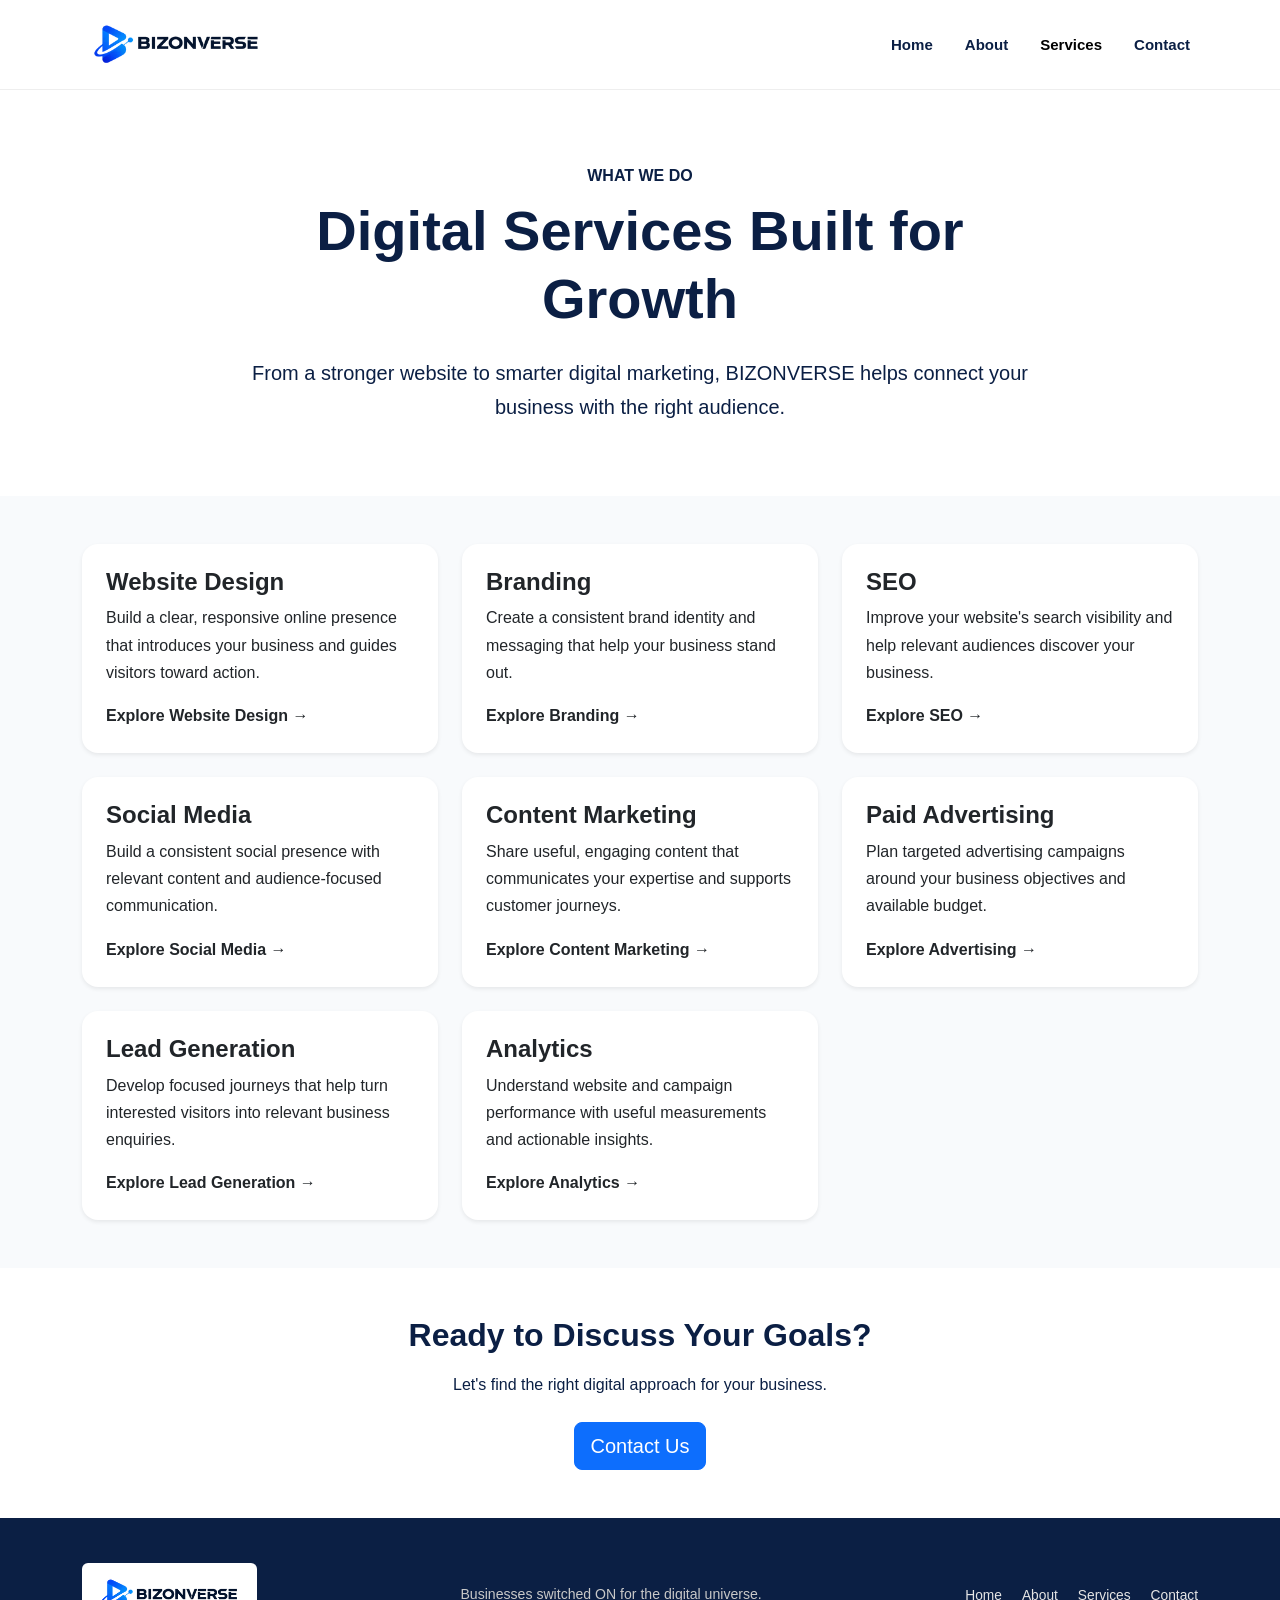
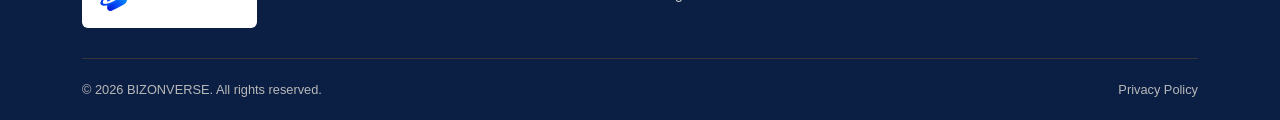
<file: services.html>
<!DOCTYPE html>
<html lang="en">

<head>
    <!-- Google tag (gtag.js) -->
    <script async src="https://www.googletagmanager.com/gtag/js?id=G-BG7Q9536P5"></script>
    <script>
        window.dataLayer = window.dataLayer || [];
        function gtag(){dataLayer.push(arguments);}
        gtag('js', new Date());
        gtag('config', 'G-BG7Q9536P5');
    </script>
  <meta charset="UTF-8">
  <meta name="viewport" content="width=device-width, initial-scale=1.0">
  <meta name="description"
    content="Explore BIZONVERSE digital growth services: website design, branding, SEO, social media, content marketing, advertising, lead generation, and analytics.">
  <meta name="theme-color" content="#0B1F44">
  <title>Our Services | BIZONVERSE</title>
  <link rel="canonical" href="https://bizonverse.com/services.html">
  
  <!-- Open Graph: Social sharing -->
  <meta property="og:title" content="Our Services | BIZONVERSE">
  <meta property="og:description" content="Explore BIZONVERSE digital growth services: website design, branding, SEO, social media, content marketing, advertising, lead generation, and analytics.">
  <meta property="og:url" content="https://bizonverse.com/services.html">
  <meta property="og:type" content="website">
  <meta property="og:image" content="https://bizonverse.com/assets/bizonverse-logo-small.webp">
  <meta property="og:site_name" content="BIZONVERSE">
  <meta property="og:locale" content="en_IN">
  <!-- Twitter/X: Social sharing -->
  <meta name="twitter:card" content="summary_large_image">
  <meta name="twitter:title" content="Our Services | BIZONVERSE">
  <meta name="twitter:description" content="Explore BIZONVERSE digital growth services: website design, branding, SEO, social media, content marketing, advertising, lead generation, and analytics.">
  <meta name="twitter:image" content="https://bizonverse.com/assets/bizonverse-logo-small.webp">

  
<link rel="preconnect" href="https://cdn.jsdelivr.net" crossorigin>

<!-- Bootstrap 5 -->

  <link href="https://cdn.jsdelivr.net/npm/bootstrap@5.3.3/dist/css/bootstrap.min.css" rel="stylesheet"
    integrity="sha384-QWTKZyjpPEjISv5WaRU9OFeRpok6YctnYmDr5pNlyT2bRjXh0JMhjY6hW+ALEwIH" crossorigin="anonymous">

  <link rel="stylesheet" href="css/style.css">

<!-- BIZONVERSE Favicon -->
<link rel="icon" href="assets/favicon.ico" sizes="any">
<link rel="icon" type="image/png" sizes="16x16" href="assets/favicon-16x16.png">
<link rel="icon" type="image/png" sizes="32x32" href="assets/favicon-32x32.png">
<link rel="apple-touch-icon" href="assets/apple-touch-icon.png">
<link rel="manifest" href="assets/site.webmanifest">
</head>

<body>

  <header class="site-header">
    <nav class="navbar navbar-expand-lg navbar-light bg-white">
      <div class="container">
        <a class="navbar-brand brand-name" href="index.html" aria-label="BIZONVERSE home">
          <img src="assets/bizonverse-logo-small.webp" alt="BIZONVERSE — Your Digital Growth Partner" class="site-logo" width="310" height="103">
        </a>

        <button class="navbar-toggler" type="button" data-bs-toggle="collapse" data-bs-target="#mainNavigation"
          aria-controls="mainNavigation" aria-expanded="false" aria-label="Toggle navigation">
          <span class="navbar-toggler-icon"></span>
        </button>

        <div class="collapse navbar-collapse" id="mainNavigation">
          <ul class="navbar-nav ms-auto align-items-lg-center gap-lg-3">
            <li class="nav-item"><a class="nav-link" href="index.html">Home</a></li>
            <li class="nav-item"><a class="nav-link" href="about.html">About</a></li>
            <li class="nav-item"><a class="nav-link active" aria-current="page" href="services.html">Services</a></li>
            <li class="nav-item"><a class="nav-link" href="contact.html">Contact</a></li>
          </ul>
        </div>
      </div>
    </nav>
  </header>

  <main id="site-content">
    <section class="py-5">
      <div class="container py-lg-4">
        <div class="row justify-content-center text-center">
          <div class="col-lg-9">
            <p class="text-uppercase fw-semibold mb-2">What We Do</p>
            <h1 class="display-4 fw-bold mb-4">Digital Services Built for Growth</h1>
            <p class="lead mb-0">
              From a stronger website to smarter digital marketing,
              BIZONVERSE helps connect your business with the right audience.
            </p>
          </div>
        </div>
      </div>
    </section>

    <section class="py-5" style="background-color: #F8FAFC;">
      <div class="container">
        <div class="row g-4">

          <div class="col-md-6 col-lg-4">
            <article class="card h-100 border-0 shadow-sm rounded-4">
              <div class="card-body p-4">
                <h2 class="h4 fw-bold">Website Design</h2>
                <p>Build a clear, responsive online presence that introduces your business and guides visitors toward
                  action.</p>
                <a href="services/website-design.html" class="fw-semibold">Explore Website Design &rarr;</a>
              </div>
            </article>
          </div>

          <div class="col-md-6 col-lg-4">
            <article class="card h-100 border-0 shadow-sm rounded-4">
              <div class="card-body p-4">
                <h2 class="h4 fw-bold">Branding</h2>
                <p>Create a consistent brand identity and messaging that help your business stand out.</p>
                <a href="services/branding.html" class="fw-semibold">Explore Branding &rarr;</a>
              </div>
            </article>
          </div>

          <div class="col-md-6 col-lg-4">
            <article class="card h-100 border-0 shadow-sm rounded-4">
              <div class="card-body p-4">
                <h2 class="h4 fw-bold">SEO</h2>
                <p>Improve your website's search visibility and help relevant audiences discover your business.</p>
                <a href="services/seo.html" class="fw-semibold">Explore SEO &rarr;</a>
              </div>
            </article>
          </div>

          <div class="col-md-6 col-lg-4">
            <article class="card h-100 border-0 shadow-sm rounded-4">
              <div class="card-body p-4">
                <h2 class="h4 fw-bold">Social Media</h2>
                <p>Build a consistent social presence with relevant content and audience-focused communication.</p>
                <a href="services/social-media.html" class="fw-semibold">Explore Social Media &rarr;</a>
              </div>
            </article>
          </div>

          <div class="col-md-6 col-lg-4">
            <article class="card h-100 border-0 shadow-sm rounded-4">
              <div class="card-body p-4">
                <h2 class="h4 fw-bold">Content Marketing</h2>
                <p>Share useful, engaging content that communicates your expertise and supports customer journeys.</p>
                <a href="services/content-marketing.html" class="fw-semibold">Explore Content Marketing &rarr;</a>
              </div>
            </article>
          </div>

          <div class="col-md-6 col-lg-4">
            <article class="card h-100 border-0 shadow-sm rounded-4">
              <div class="card-body p-4">
                <h2 class="h4 fw-bold">Paid Advertising</h2>
                <p>Plan targeted advertising campaigns around your business objectives and available budget.</p>
                <a href="services/paid-advertising.html" class="fw-semibold">Explore Advertising &rarr;</a>
              </div>
            </article>
          </div>

          <div class="col-md-6 col-lg-4">
            <article class="card h-100 border-0 shadow-sm rounded-4">
              <div class="card-body p-4">
                <h2 class="h4 fw-bold">Lead Generation</h2>
                <p>Develop focused journeys that help turn interested visitors into relevant business enquiries.</p>
                <a href="services/lead-generation.html" class="fw-semibold">Explore Lead Generation &rarr;</a>
              </div>
            </article>
          </div>

          <div class="col-md-6 col-lg-4">
            <article class="card h-100 border-0 shadow-sm rounded-4">
              <div class="card-body p-4">
                <h2 class="h4 fw-bold">Analytics</h2>
                <p>Understand website and campaign performance with useful measurements and actionable insights.</p>
                <a href="services/analytics.html" class="fw-semibold">Explore Analytics &rarr;</a>
              </div>
            </article>
          </div>

        </div>
      </div>
    </section>

    <section class="py-5">
      <div class="container text-center">
        <h2 class="fw-bold mb-3">Ready to Discuss Your Goals?</h2>
        <p class="mb-4">Let's find the right digital approach for your business.</p>
        <a href="contact.html" class="btn btn-primary btn-lg">Contact Us</a>
      </div>
    </section>
  </main>

  <footer class="site-footer">
    <div class="container">
      <div class="footer-main">
        <a class="navbar-brand brand-name footer-brand" href="#site-content" aria-label="BIZONVERSE home">
          <img src="assets/bizonverse-logo-small.webp" alt="BIZONVERSE — Your Digital Growth Partner"
            class="site-logo footer-logo" width="310" height="103">
        </a>
        <p>Businesses switched ON for the digital universe.</p>
        <div class="footer-links">
          <a href="index.html">Home</a>
          <a href="about.html">About</a>
          <a href="services.html">Services</a>
          <a href="contact.html">Contact</a>
        </div>
      </div>
      <div class="footer-bottom">
        <p>© <span id="current-year">2026</span> BIZONVERSE. All rights reserved.</p>
        <a href="privacy-policy.html">Privacy Policy</a>
      </div>
    </div>
  </footer>

  <script src="https://cdn.jsdelivr.net/npm/bootstrap@5.3.3/dist/js/bootstrap.bundle.min.js"
    integrity="sha384-YvpcrYf0tY3lHB60NNkmXc5s9fDVZLESaAA55NDzOxhy9GkcIdslK1eN7N6jIeHz"
    crossorigin="anonymous"></script>
  <script src="js/main.js"></script>
</body>

</html>
</file>
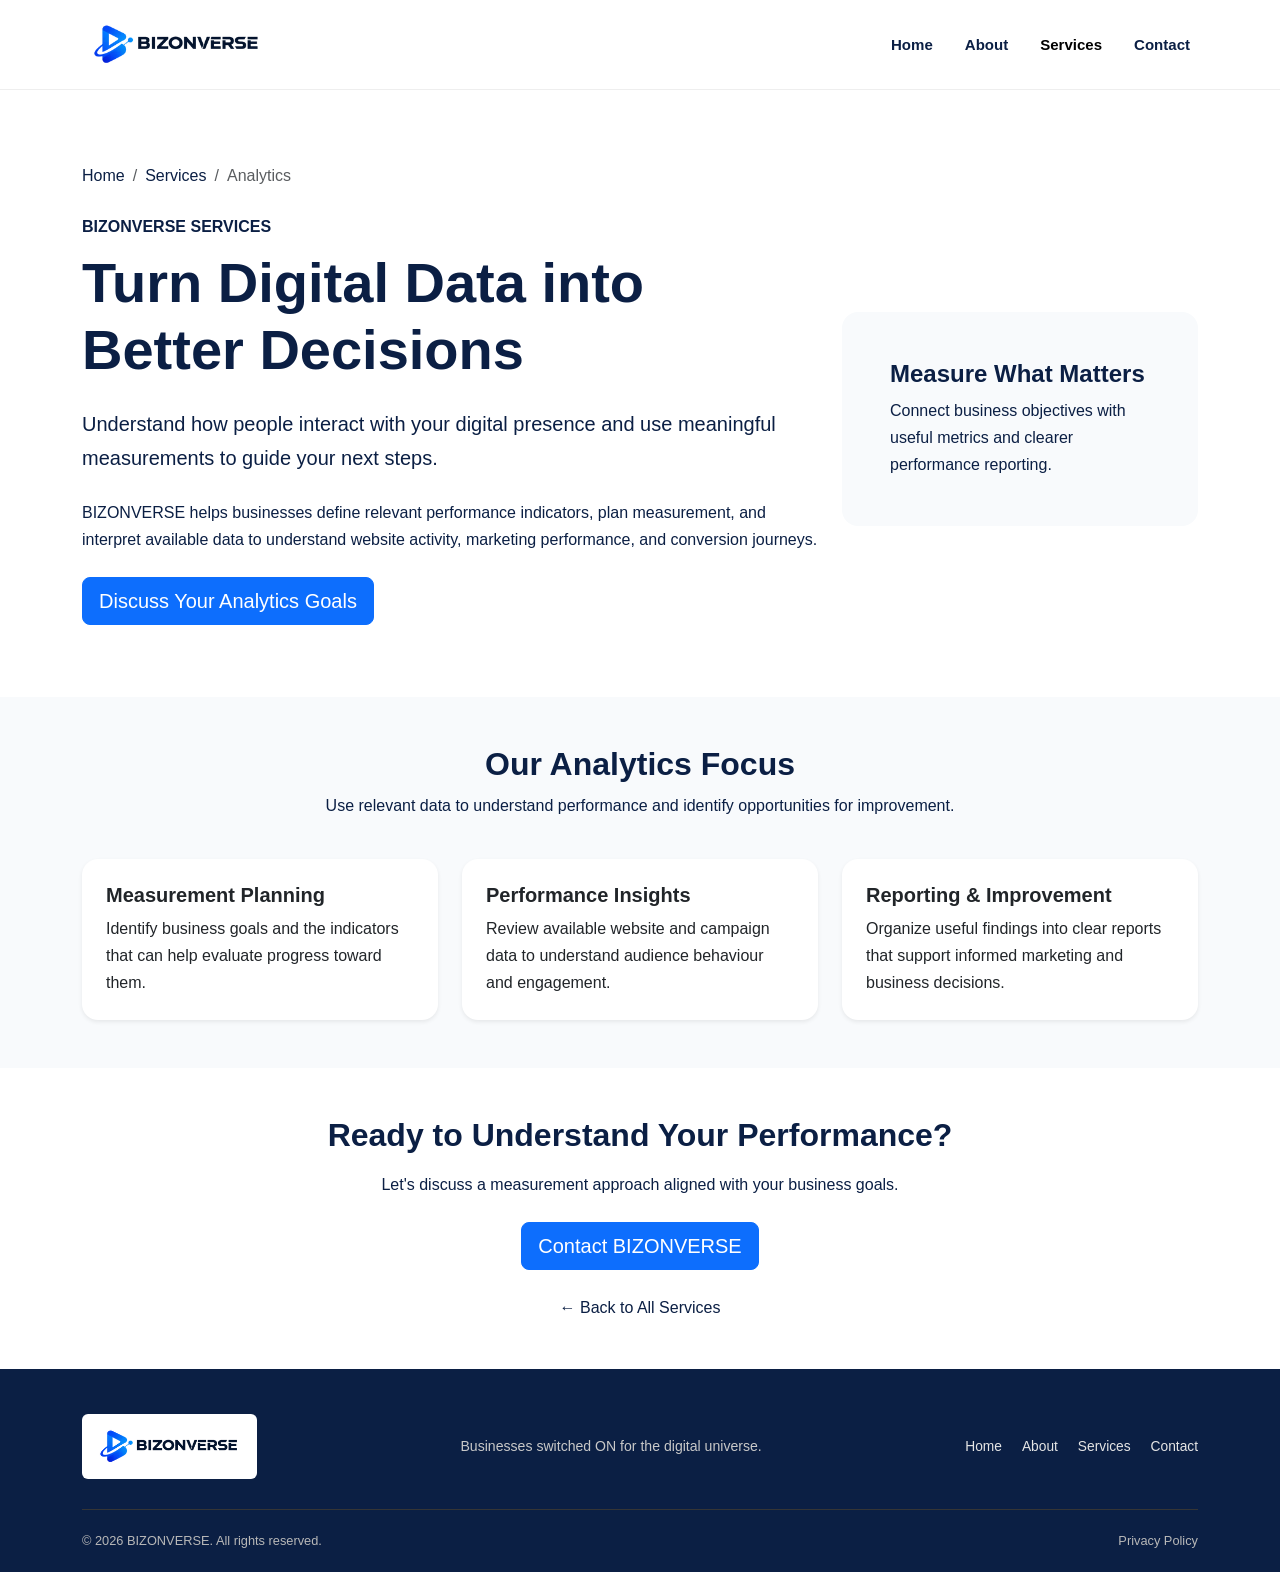
<file: services/analytics.html>
<!DOCTYPE html>
<html lang="en">

<head>
  <!-- Google tag (gtag.js) -->
  <script async src="https://www.googletagmanager.com/gtag/js?id=G-BG7Q9536P5"></script>
  <script>
    window.dataLayer = window.dataLayer || [];
    function gtag() { dataLayer.push(arguments); }
    gtag('js', new Date());
    gtag('config', 'G-BG7Q9536P5');
  </script>
  <meta charset="UTF-8">
  <meta name="viewport" content="width=device-width, initial-scale=1.0">
  <meta name="description"
    content="Make informed digital marketing decisions with BIZONVERSE analytics, performance measurement, conversion tracking, and reporting strategy.">
  <meta name="theme-color" content="#0B1F44">
  <title>Analytics & Performance Measurement | BIZONVERSE</title>
  <link rel="canonical" href="https://bizonverse.com/services/analytics.html">

  <!-- Open Graph: Social sharing -->
  <meta property="og:title" content="Analytics &amp; Performance Measurement | BIZONVERSE">
  <meta property="og:description"
    content="Make informed digital marketing decisions with BIZONVERSE analytics, performance measurement, conversion tracking, and reporting strategy.">
  <meta property="og:url" content="https://bizonverse.com/services/analytics.html">
  <meta property="og:type" content="website">
  <meta property="og:image" content="https://bizonverse.com/assets/bizonverse-logo-small.webp">
  <meta property="og:site_name" content="BIZONVERSE">
  <meta property="og:locale" content="en_IN">
  <!-- Twitter/X: Social sharing -->
  <meta name="twitter:card" content="summary_large_image">
  <meta name="twitter:title" content="Analytics &amp; Performance Measurement | BIZONVERSE">
  <meta name="twitter:description"
    content="Make informed digital marketing decisions with BIZONVERSE analytics, performance measurement, conversion tracking, and reporting strategy.">
  <meta name="twitter:image" content="https://bizonverse.com/assets/bizonverse-logo-small.webp">


  <link rel="preconnect" href="https://cdn.jsdelivr.net" crossorigin>

  <!-- Bootstrap 5 -->

  <link href="https://cdn.jsdelivr.net/npm/bootstrap@5.3.3/dist/css/bootstrap.min.css" rel="stylesheet"
    integrity="sha384-QWTKZyjpPEjISv5WaRU9OFeRpok6YctnYmDr5pNlyT2bRjXh0JMhjY6hW+ALEwIH" crossorigin="anonymous">
  <link rel="stylesheet" href="../css/style.css">

  <!-- BIZONVERSE Favicon -->
  <link rel="icon" href="../assets/favicon.ico" sizes="any">
  <link rel="icon" type="image/png" sizes="16x16" href="../assets/favicon-16x16.png">
  <link rel="icon" type="image/png" sizes="32x32" href="../assets/favicon-32x32.png">
  <link rel="apple-touch-icon" href="../assets/apple-touch-icon.png">
  <link rel="manifest" href="../assets/site.webmanifest">
</head>

<body>

  <header class="site-header">
    <nav class="navbar navbar-expand-lg navbar-light bg-white">
      <div class="container">
        <a class="navbar-brand brand-name" href="../index.html" aria-label="BIZONVERSE home">
          <img src="../assets/bizonverse-logo-small.webp" alt="BIZONVERSE — Your Digital Growth Partner"
            class="site-logo" width="310" height="103">
        </a>

        <button class="navbar-toggler" type="button" data-bs-toggle="collapse" data-bs-target="#mainNavigation"
          aria-controls="mainNavigation" aria-expanded="false" aria-label="Toggle navigation">
          <span class="navbar-toggler-icon"></span>
        </button>

        <div class="collapse navbar-collapse" id="mainNavigation">
          <ul class="navbar-nav ms-auto align-items-lg-center gap-lg-3">
            <li class="nav-item"><a class="nav-link" href="../index.html">Home</a></li>
            <li class="nav-item"><a class="nav-link" href="../about.html">About</a></li>
            <li class="nav-item"><a class="nav-link active" aria-current="page" href="../services.html">Services</a>
            </li>
            <li class="nav-item"><a class="nav-link" href="../contact.html">Contact</a></li>
          </ul>
        </div>
      </div>
    </nav>
  </header>

  <main id="site-content">

    <section class="py-5">
      <div class="container py-lg-4">
        <nav aria-label="Breadcrumb" class="mb-4">
          <ol class="breadcrumb">
            <li class="breadcrumb-item"><a href="../index.html">Home</a></li>
            <li class="breadcrumb-item"><a href="../services.html">Services</a></li>
            <li class="breadcrumb-item active" aria-current="page">Analytics</li>
          </ol>
        </nav>

        <div class="row align-items-center g-4">
          <div class="col-lg-8">
            <p class="text-uppercase fw-semibold mb-2">BIZONVERSE Services</p>

            <h1 class="display-4 fw-bold mb-4">
              Turn Digital Data into Better Decisions
            </h1>

            <p class="lead mb-4">
              Understand how people interact with your digital presence and
              use meaningful measurements to guide your next steps.
            </p>

            <p class="mb-4">
              BIZONVERSE helps businesses define relevant performance indicators,
              plan measurement, and interpret available data to understand
              website activity, marketing performance, and conversion journeys.
            </p>

            <a href="../contact.html" class="btn btn-primary btn-lg">
              Discuss Your Analytics Goals
            </a>
          </div>

          <div class="col-lg-4">
            <div class="p-4 p-lg-5 rounded-4" style="background-color:#F8FAFC;">
              <h2 class="h4 fw-bold">Measure What Matters</h2>
              <p class="mb-0">
                Connect business objectives with useful metrics and clearer
                performance reporting.
              </p>
            </div>
          </div>
        </div>
      </div>
    </section>

    <section class="py-5" style="background-color:#F8FAFC;">
      <div class="container">
        <div class="row justify-content-center text-center mb-4">
          <div class="col-lg-8">
            <h2 class="fw-bold">Our Analytics Focus</h2>
            <p>
              Use relevant data to understand performance and identify
              opportunities for improvement.
            </p>
          </div>
        </div>

        <div class="row g-4">
          <div class="col-md-6 col-lg-4">
            <article class="card h-100 border-0 shadow-sm rounded-4">
              <div class="card-body p-4">
                <h3 class="h5 fw-bold">Measurement Planning</h3>
                <p class="mb-0">
                  Identify business goals and the indicators that can help
                  evaluate progress toward them.
                </p>
              </div>
            </article>
          </div>

          <div class="col-md-6 col-lg-4">
            <article class="card h-100 border-0 shadow-sm rounded-4">
              <div class="card-body p-4">
                <h3 class="h5 fw-bold">Performance Insights</h3>
                <p class="mb-0">
                  Review available website and campaign data to understand
                  audience behaviour and engagement.
                </p>
              </div>
            </article>
          </div>

          <div class="col-md-6 col-lg-4">
            <article class="card h-100 border-0 shadow-sm rounded-4">
              <div class="card-body p-4">
                <h3 class="h5 fw-bold">Reporting & Improvement</h3>
                <p class="mb-0">
                  Organize useful findings into clear reports that support
                  informed marketing and business decisions.
                </p>
              </div>
            </article>
          </div>
        </div>
      </div>
    </section>

    <section class="py-5">
      <div class="container text-center">
        <h2 class="fw-bold mb-3">Ready to Understand Your Performance?</h2>
        <p class="mb-4">
          Let's discuss a measurement approach aligned with your business goals.
        </p>

        <a href="../contact.html" class="btn btn-primary btn-lg">
          Contact BIZONVERSE
        </a>

        <p class="mt-4 mb-0">
          <a href="../services.html">&larr; Back to All Services</a>
        </p>
      </div>
    </section>

  </main>

  <footer class="site-footer">
    <div class="container">
      <div class="footer-main">
        <a class="navbar-brand brand-name footer-brand" href="#home" aria-label="BIZONVERSE home">
          <img src="../assets/bizonverse-logo-small.webp" alt="BIZONVERSE — Your Digital Growth Partner"
            class="site-logo footer-logo" width="310" height="103">
        </a>
        <p>Businesses switched ON for the digital universe.</p>
        <div class="footer-links">
          <a href="index.html">Home</a>
          <a href="about.html">About</a>
          <a href="services.html">Services</a>
          <a href="contact.html">Contact</a>
        </div>
      </div>
      <div class="footer-bottom">
        <p>© <span id="current-year">2026</span> BIZONVERSE. All rights reserved.</p>
        <a href="../privacy-policy.html">Privacy Policy</a>
      </div>
    </div>
  </footer>

  <script src="https://cdn.jsdelivr.net/npm/bootstrap@5.3.3/dist/js/bootstrap.bundle.min.js"
    integrity="sha384-YvpcrYf0tY3lHB60NNkmXc5s9fDVZLESaAA55NDzOxhy9GkcIdslK1eN7N6jIeHz"
    crossorigin="anonymous"></script>
  <script src="../js/main.js"></script>

</body>

</html>
</file>
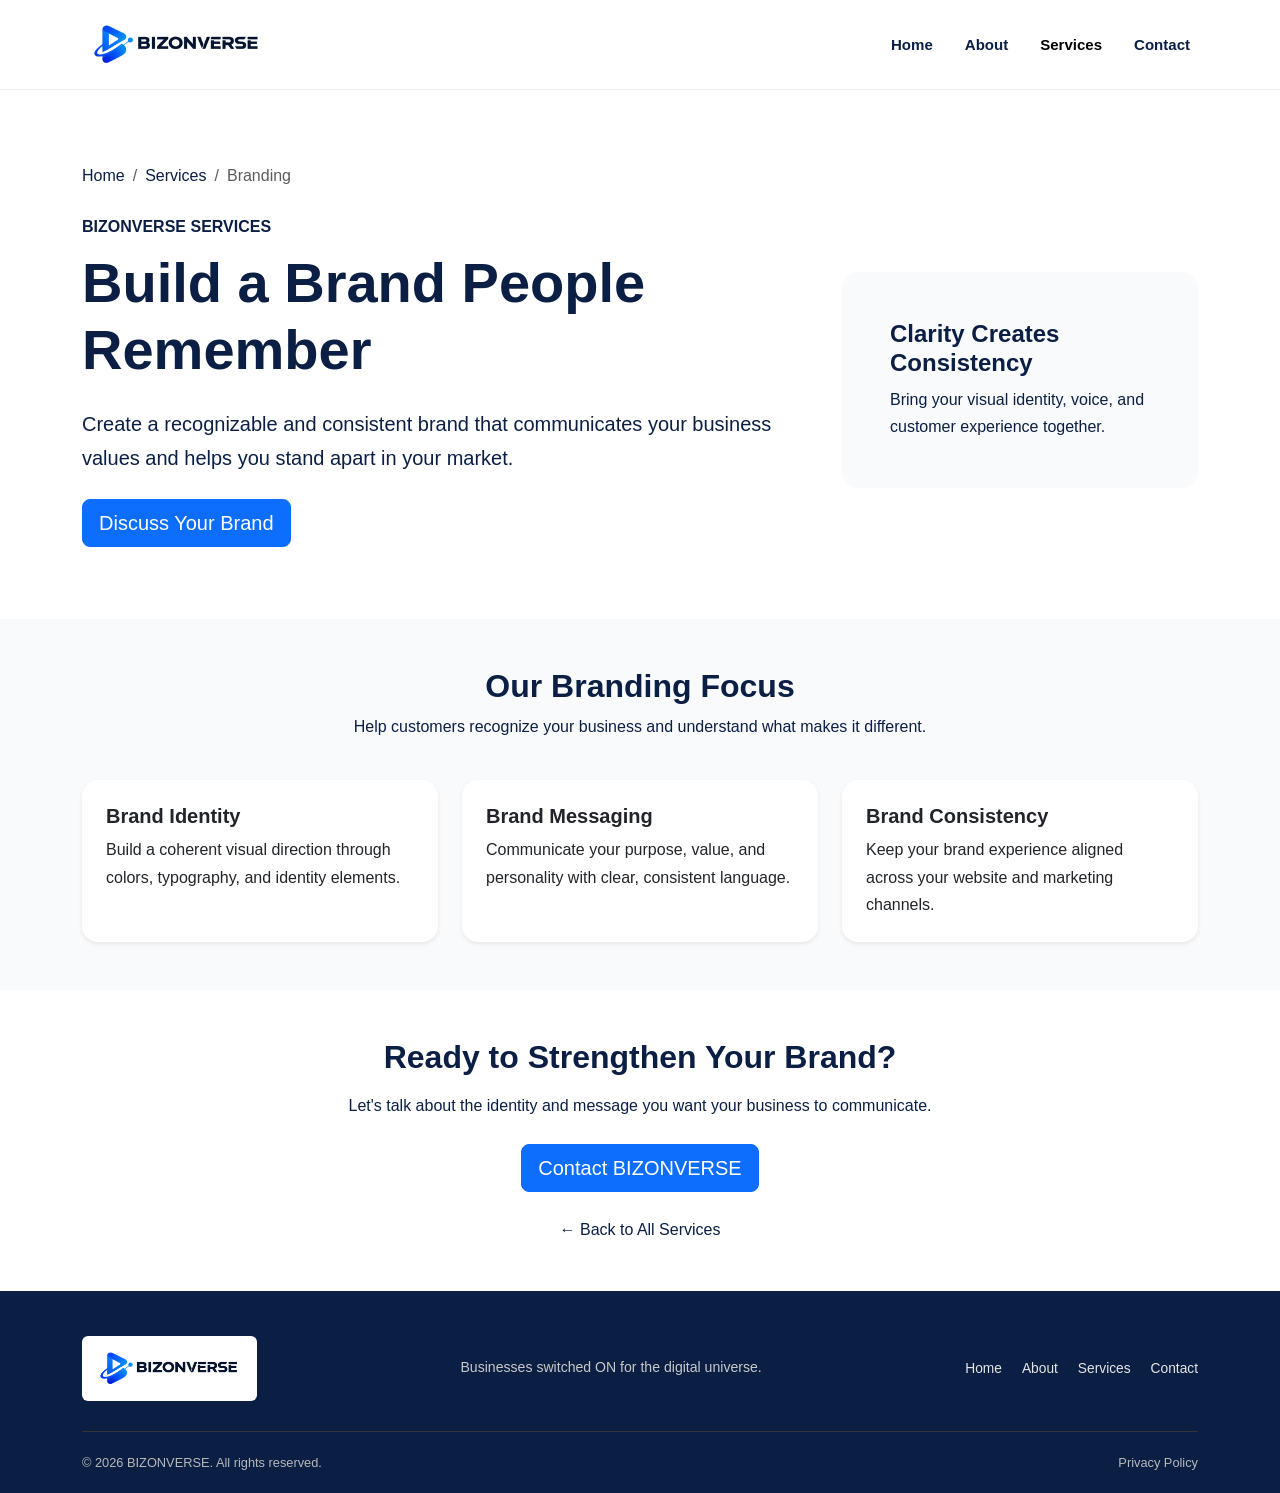
<file: services/branding.html>
<!DOCTYPE html>
<html lang="en">

<head>
  <!-- Google tag (gtag.js) -->
  <script async src="https://www.googletagmanager.com/gtag/js?id=G-BG7Q9536P5"></script>
  <script>
    window.dataLayer = window.dataLayer || [];
    function gtag() { dataLayer.push(arguments); }
    gtag('js', new Date());
    gtag('config', 'G-BG7Q9536P5');
  </script>
  <meta charset="UTF-8">
  <meta name="viewport" content="width=device-width, initial-scale=1.0">
  <meta name="description" content="Build a memorable, consistent brand identity with BIZONVERSE branding services.">
  <meta name="theme-color" content="#0B1F44">
  <title>Branding Services | BIZONVERSE</title>
  <link rel="canonical" href="https://bizonverse.com/services/branding.html">

  <!-- Open Graph: Social sharing -->
  <meta property="og:title" content="Branding Services | BIZONVERSE">
  <meta property="og:description"
    content="Build a memorable, consistent brand identity with BIZONVERSE branding services.">
  <meta property="og:url" content="https://bizonverse.com/services/branding.html">
  <meta property="og:type" content="website">
  <meta property="og:image" content="https://bizonverse.com/assets/bizonverse-logo-small.webp">
  <meta property="og:site_name" content="BIZONVERSE">
  <meta property="og:locale" content="en_IN">
  <!-- Twitter/X: Social sharing -->
  <meta name="twitter:card" content="summary_large_image">
  <meta name="twitter:title" content="Branding Services | BIZONVERSE">
  <meta name="twitter:description"
    content="Build a memorable, consistent brand identity with BIZONVERSE branding services.">
  <meta name="twitter:image" content="https://bizonverse.com/assets/bizonverse-logo-small.webp">


  <link rel="preconnect" href="https://cdn.jsdelivr.net" crossorigin>

  <!-- Bootstrap 5 -->

  <link href="https://cdn.jsdelivr.net/npm/bootstrap@5.3.3/dist/css/bootstrap.min.css" rel="stylesheet"
    integrity="sha384-QWTKZyjpPEjISv5WaRU9OFeRpok6YctnYmDr5pNlyT2bRjXh0JMhjY6hW+ALEwIH" crossorigin="anonymous">
  <link rel="stylesheet" href="../css/style.css">

  <!-- BIZONVERSE Favicon -->
  <link rel="icon" href="../assets/favicon.ico" sizes="any">
  <link rel="icon" type="image/png" sizes="16x16" href="../assets/favicon-16x16.png">
  <link rel="icon" type="image/png" sizes="32x32" href="../assets/favicon-32x32.png">
  <link rel="apple-touch-icon" href="../assets/apple-touch-icon.png">
  <link rel="manifest" href="../assets/site.webmanifest">
</head>

<body>

  <header class="site-header">
    <nav class="navbar navbar-expand-lg navbar-light bg-white">
      <div class="container">
        <a class="navbar-brand brand-name" href="../index.html" aria-label="BIZONVERSE home">
          <img src="../assets/bizonverse-logo-small.webp" alt="BIZONVERSE — Your Digital Growth Partner"
            class="site-logo" width="310" height="103">
        </a>

        <button class="navbar-toggler" type="button" data-bs-toggle="collapse" data-bs-target="#mainNavigation"
          aria-controls="mainNavigation" aria-expanded="false" aria-label="Toggle navigation">
          <span class="navbar-toggler-icon"></span>
        </button>

        <div class="collapse navbar-collapse" id="mainNavigation">
          <ul class="navbar-nav ms-auto align-items-lg-center gap-lg-3">
            <li class="nav-item"><a class="nav-link" href="../index.html">Home</a></li>
            <li class="nav-item"><a class="nav-link" href="../about.html">About</a></li>
            <li class="nav-item"><a class="nav-link active" aria-current="page" href="../services.html">Services</a>
            </li>
            <li class="nav-item"><a class="nav-link" href="../contact.html">Contact</a></li>
          </ul>
        </div>
      </div>
    </nav>
  </header>

  <main id="site-content">
    <section class="py-5">
      <div class="container py-lg-4">
        <nav aria-label="Breadcrumb" class="mb-4">
          <ol class="breadcrumb">
            <li class="breadcrumb-item"><a href="../index.html">Home</a></li>
            <li class="breadcrumb-item"><a href="../services.html">Services</a></li>
            <li class="breadcrumb-item active" aria-current="page">Branding</li>
          </ol>
        </nav>

        <div class="row align-items-center g-4">
          <div class="col-lg-8">
            <p class="text-uppercase fw-semibold mb-2">BIZONVERSE Services</p>
            <h1 class="display-4 fw-bold mb-4">Build a Brand People Remember</h1>
            <p class="lead mb-4">
              Create a recognizable and consistent brand that communicates
              your business values and helps you stand apart in your market.
            </p>
            <a href="../contact.html" class="btn btn-primary btn-lg">Discuss Your Brand</a>
          </div>
          <div class="col-lg-4">
            <div class="p-4 p-lg-5 rounded-4" style="background-color:#F8FAFC;">
              <h2 class="h4 fw-bold">Clarity Creates Consistency</h2>
              <p class="mb-0">Bring your visual identity, voice, and customer experience together.</p>
            </div>
          </div>
        </div>
      </div>
    </section>

    <section class="py-5" style="background-color:#F8FAFC;">
      <div class="container">
        <div class="row justify-content-center text-center mb-4">
          <div class="col-lg-8">
            <h2 class="fw-bold">Our Branding Focus</h2>
            <p>Help customers recognize your business and understand what makes it different.</p>
          </div>
        </div>
        <div class="row g-4">
          <div class="col-md-6 col-lg-4">
            <article class="card h-100 border-0 shadow-sm rounded-4">
              <div class="card-body p-4">
                <h3 class="h5 fw-bold">Brand Identity</h3>
                <p class="mb-0">Build a coherent visual direction through colors, typography, and identity elements.</p>
              </div>
            </article>
          </div>
          <div class="col-md-6 col-lg-4">
            <article class="card h-100 border-0 shadow-sm rounded-4">
              <div class="card-body p-4">
                <h3 class="h5 fw-bold">Brand Messaging</h3>
                <p class="mb-0">Communicate your purpose, value, and personality with clear, consistent language.</p>
              </div>
            </article>
          </div>
          <div class="col-md-6 col-lg-4">
            <article class="card h-100 border-0 shadow-sm rounded-4">
              <div class="card-body p-4">
                <h3 class="h5 fw-bold">Brand Consistency</h3>
                <p class="mb-0">Keep your brand experience aligned across your website and marketing channels.</p>
              </div>
            </article>
          </div>
        </div>
      </div>
    </section>

    <section class="py-5">
      <div class="container text-center">
        <h2 class="fw-bold mb-3">Ready to Strengthen Your Brand?</h2>
        <p class="mb-4">Let's talk about the identity and message you want your business to communicate.</p>
        <a href="../contact.html" class="btn btn-primary btn-lg">Contact BIZONVERSE</a>
        <p class="mt-4 mb-0"><a href="../services.html">&larr; Back to All Services</a></p>
      </div>
    </section>
  </main>

  <footer class="site-footer">
    <div class="container">
      <div class="footer-main">
        <a class="navbar-brand brand-name footer-brand" href="#home" aria-label="BIZONVERSE home">
          <img src="../assets/bizonverse-logo-small.webp" alt="BIZONVERSE — Your Digital Growth Partner"
            class="site-logo footer-logo" width="310" height="103">
        </a>
        <p>Businesses switched ON for the digital universe.</p>
        <div class="footer-links">
          <a href="index.html">Home</a>
          <a href="about.html">About</a>
          <a href="services.html">Services</a>
          <a href="contact.html">Contact</a>
        </div>
      </div>
      <div class="footer-bottom">
        <p>© <span id="current-year">2026</span> BIZONVERSE. All rights reserved.</p>
        <a href="../privacy-policy.html">Privacy Policy</a>
      </div>
    </div>
  </footer>

  <script src="https://cdn.jsdelivr.net/npm/bootstrap@5.3.3/dist/js/bootstrap.bundle.min.js"
    integrity="sha384-YvpcrYf0tY3lHB60NNkmXc5s9fDVZLESaAA55NDzOxhy9GkcIdslK1eN7N6jIeHz"
    crossorigin="anonymous"></script>
  <script src="../js/main.js"></script>
</body>

</html>
</file>
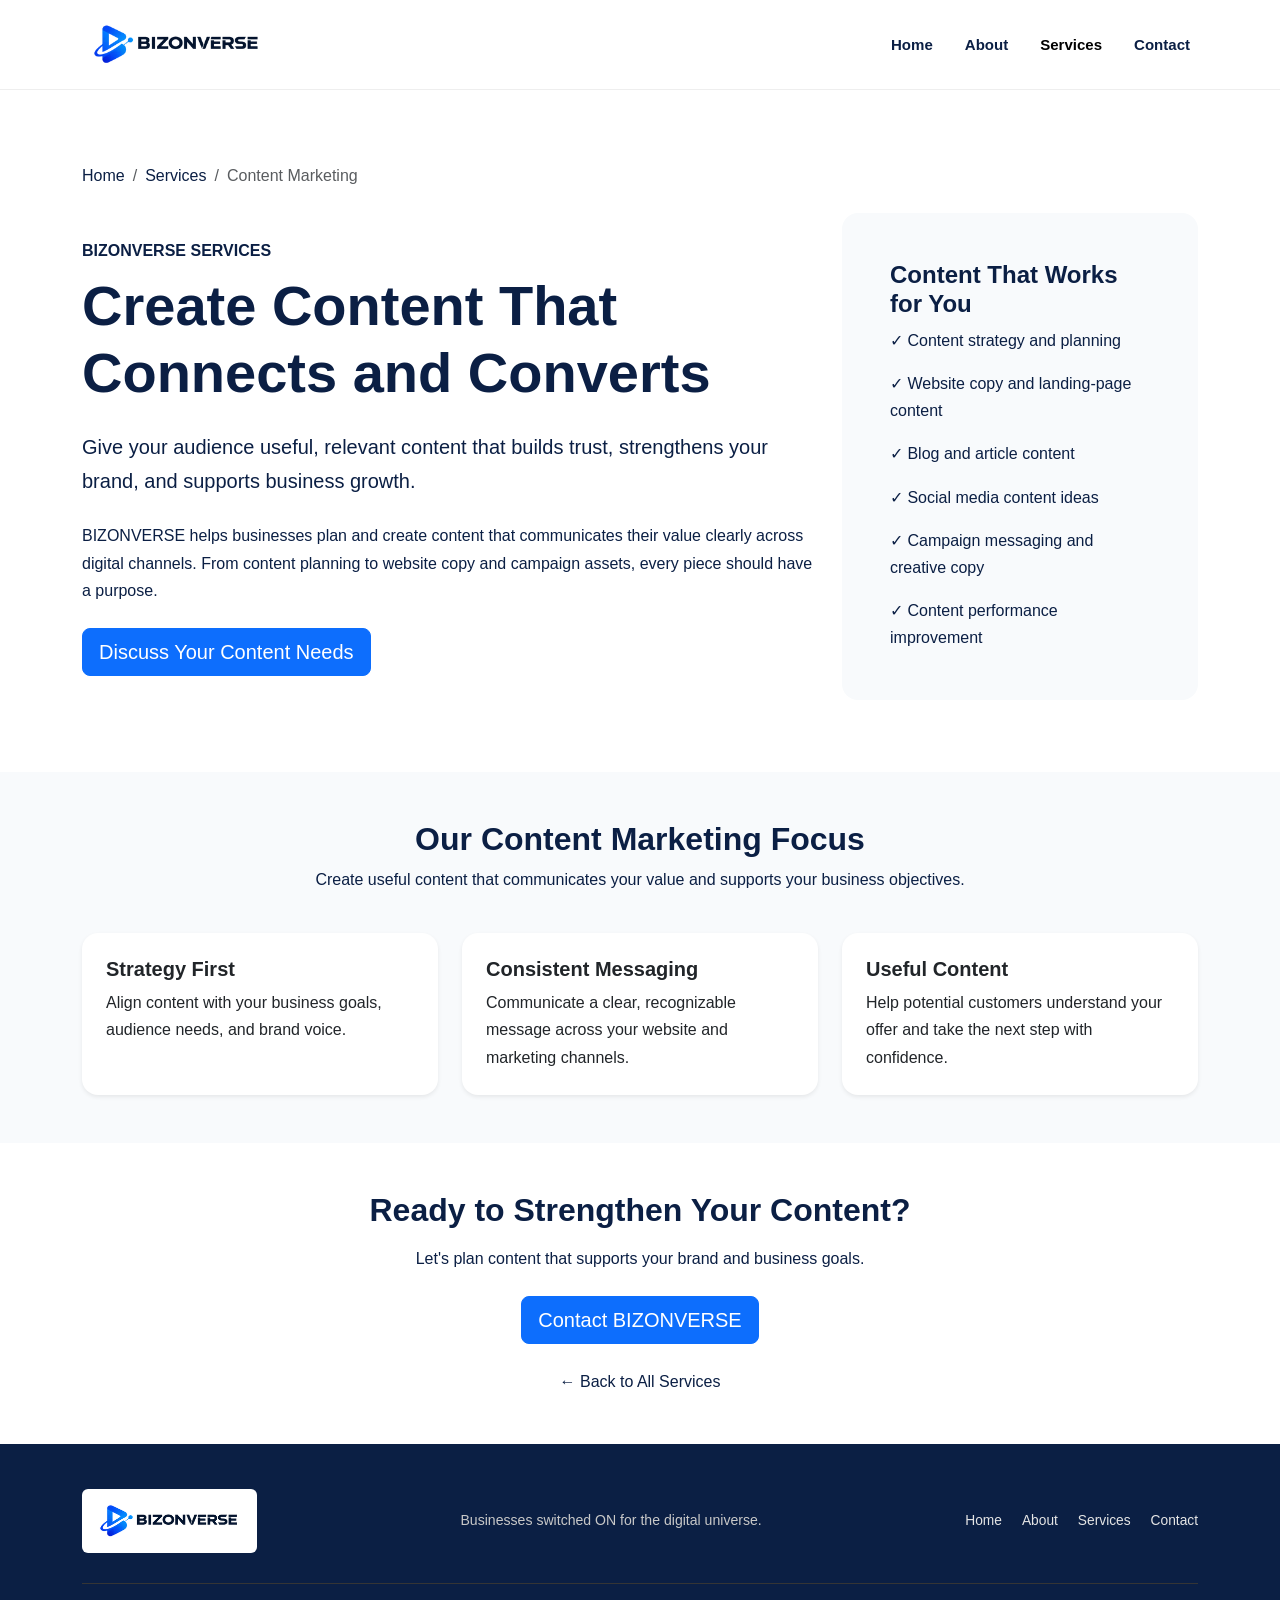
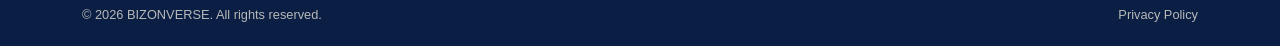
<file: services/content-marketing.html>
<!DOCTYPE html>
<html lang="en">

<head>
  <!-- Google tag (gtag.js) -->
  <script async src="https://www.googletagmanager.com/gtag/js?id=G-BG7Q9536P5"></script>
  <script>
    window.dataLayer = window.dataLayer || [];
    function gtag() { dataLayer.push(arguments); }
    gtag('js', new Date());
    gtag('config', 'G-BG7Q9536P5');
  </script>
  <meta charset="UTF-8">
  <meta name="viewport" content="width=device-width, initial-scale=1.0">
  <meta name="description"
    content="Build brand awareness and connect with your audience through BIZONVERSE content marketing strategy, website copy, blog content, and campaign messaging.">
  <meta name="theme-color" content="#0B1F44">
  <title>Content Marketing | BIZONVERSE</title>
  <link rel="canonical" href="https://bizonverse.com/services/content-marketing.html">

  <!-- Open Graph: Social sharing -->
  <meta property="og:title" content="Content Marketing | BIZONVERSE">
  <meta property="og:description"
    content="Build brand awareness and connect with your audience through BIZONVERSE content marketing strategy, website copy, blog content, and campaign messaging.">
  <meta property="og:url" content="https://bizonverse.com/services/content-marketing.html">
  <meta property="og:type" content="website">
  <meta property="og:image" content="https://bizonverse.com/assets/bizonverse-logo-small.webp">
  <meta property="og:site_name" content="BIZONVERSE">
  <meta property="og:locale" content="en_IN">
  <!-- Twitter/X: Social sharing -->
  <meta name="twitter:card" content="summary_large_image">
  <meta name="twitter:title" content="Content Marketing | BIZONVERSE">
  <meta name="twitter:description"
    content="Build brand awareness and connect with your audience through BIZONVERSE content marketing strategy, website copy, blog content, and campaign messaging.">
  <meta name="twitter:image" content="https://bizonverse.com/assets/bizonverse-logo-small.webp">


  <link rel="preconnect" href="https://cdn.jsdelivr.net" crossorigin>

  <!-- Bootstrap 5 -->

  <link href="https://cdn.jsdelivr.net/npm/bootstrap@5.3.3/dist/css/bootstrap.min.css" rel="stylesheet"
    integrity="sha384-QWTKZyjpPEjISv5WaRU9OFeRpok6YctnYmDr5pNlyT2bRjXh0JMhjY6hW+ALEwIH" crossorigin="anonymous">

  <link rel="stylesheet" href="../css/style.css">

  <!-- BIZONVERSE Favicon -->
  <link rel="icon" href="../assets/favicon.ico" sizes="any">
  <link rel="icon" type="image/png" sizes="16x16" href="../assets/favicon-16x16.png">
  <link rel="icon" type="image/png" sizes="32x32" href="../assets/favicon-32x32.png">
  <link rel="apple-touch-icon" href="../assets/apple-touch-icon.png">
  <link rel="manifest" href="../assets/site.webmanifest">
</head>

<body>

  <header class="site-header">
    <nav class="navbar navbar-expand-lg navbar-light bg-white">
      <div class="container">

        <a class="navbar-brand brand-name" href="../index.html" aria-label="BIZONVERSE home">
          <img src="../assets/bizonverse-logo-small.webp" alt="BIZONVERSE — Your Digital Growth Partner"
            class="site-logo" width="310" height="103">
        </a>

        <button class="navbar-toggler" type="button" data-bs-toggle="collapse" data-bs-target="#mainNavigation"
          aria-controls="mainNavigation" aria-expanded="false" aria-label="Toggle navigation">
          <span class="navbar-toggler-icon"></span>
        </button>

        <div class="collapse navbar-collapse" id="mainNavigation">
          <ul class="navbar-nav ms-auto align-items-lg-center gap-lg-3">
            <li class="nav-item">
              <a class="nav-link" href="../index.html">Home</a>
            </li>
            <li class="nav-item">
              <a class="nav-link" href="../about.html">About</a>
            </li>
            <li class="nav-item">
              <a class="nav-link active" aria-current="page" href="../services.html">Services</a>
            </li>
            <li class="nav-item">
              <a class="nav-link" href="../contact.html">Contact</a>
            </li>
          </ul>
        </div>

      </div>
    </nav>
  </header>

  <main id="site-content">

    <section class="py-5">
      <div class="container py-lg-4">

        <nav aria-label="Breadcrumb" class="mb-4">
          <ol class="breadcrumb">
            <li class="breadcrumb-item">
              <a href="../index.html">Home</a>
            </li>
            <li class="breadcrumb-item">
              <a href="../services.html">Services</a>
            </li>
            <li class="breadcrumb-item active" aria-current="page">
              Content Marketing
            </li>
          </ol>
        </nav>

        <div class="row align-items-center g-4">

          <div class="col-lg-8">
            <p class="text-uppercase fw-semibold mb-2">
              BIZONVERSE Services
            </p>

            <h1 class="display-4 fw-bold mb-4">
              Create Content That Connects and Converts
            </h1>

            <p class="lead mb-4">
              Give your audience useful, relevant content that builds trust,
              strengthens your brand, and supports business growth.
            </p>

            <p class="mb-4">
              BIZONVERSE helps businesses plan and create content that
              communicates their value clearly across digital channels.
              From content planning to website copy and campaign assets,
              every piece should have a purpose.
            </p>

            <a href="../contact.html" class="btn btn-primary btn-lg">
              Discuss Your Content Needs
            </a>
          </div>

          <div class="col-lg-4">
            <div class="p-4 p-lg-5 rounded-4" style="background-color:#F8FAFC;">
              <h2 class="h4 fw-bold">
                Content That Works for You
              </h2>

              <ul class="list-unstyled mb-0">
                <li class="mb-3">✓ Content strategy and planning</li>
                <li class="mb-3">✓ Website copy and landing-page content</li>
                <li class="mb-3">✓ Blog and article content</li>
                <li class="mb-3">✓ Social media content ideas</li>
                <li class="mb-3">✓ Campaign messaging and creative copy</li>
                <li>✓ Content performance improvement</li>
              </ul>
            </div>
          </div>

        </div>
      </div>
    </section>

    <section class="py-5" style="background-color:#F8FAFC;">
      <div class="container">

        <div class="row justify-content-center text-center mb-4">
          <div class="col-lg-8">
            <h2 class="fw-bold">Our Content Marketing Focus</h2>
            <p>
              Create useful content that communicates your value and supports
              your business objectives.
            </p>
          </div>
        </div>

        <div class="row g-4">

          <div class="col-md-6 col-lg-4">
            <article class="card h-100 border-0 shadow-sm rounded-4">
              <div class="card-body p-4">
                <h3 class="h5 fw-bold">Strategy First</h3>
                <p class="mb-0">
                  Align content with your business goals, audience needs,
                  and brand voice.
                </p>
              </div>
            </article>
          </div>

          <div class="col-md-6 col-lg-4">
            <article class="card h-100 border-0 shadow-sm rounded-4">
              <div class="card-body p-4">
                <h3 class="h5 fw-bold">Consistent Messaging</h3>
                <p class="mb-0">
                  Communicate a clear, recognizable message across your
                  website and marketing channels.
                </p>
              </div>
            </article>
          </div>

          <div class="col-md-6 col-lg-4">
            <article class="card h-100 border-0 shadow-sm rounded-4">
              <div class="card-body p-4">
                <h3 class="h5 fw-bold">Useful Content</h3>
                <p class="mb-0">
                  Help potential customers understand your offer and take
                  the next step with confidence.
                </p>
              </div>
            </article>
          </div>

        </div>
      </div>
    </section>

    <section class="py-5">
      <div class="container text-center">

        <h2 class="fw-bold mb-3">
          Ready to Strengthen Your Content?
        </h2>

        <p class="mb-4">
          Let's plan content that supports your brand and business goals.
        </p>

        <a href="../contact.html" class="btn btn-primary btn-lg">
          Contact BIZONVERSE
        </a>

        <p class="mt-4 mb-0">
          <a href="../services.html">&larr; Back to All Services</a>
        </p>

      </div>
    </section>

  </main>

  <footer class="site-footer">
    <div class="container">
      <div class="footer-main">
        <a class="navbar-brand brand-name footer-brand" href="#home" aria-label="BIZONVERSE home">
          <img src="../assets/bizonverse-logo-small.webp" alt="BIZONVERSE — Your Digital Growth Partner"
            class="site-logo footer-logo" width="310" height="103">
        </a>
        <p>Businesses switched ON for the digital universe.</p>
        <div class="footer-links">
          <a href="index.html">Home</a>
          <a href="about.html">About</a>
          <a href="services.html">Services</a>
          <a href="contact.html">Contact</a>
        </div>
      </div>
      <div class="footer-bottom">
        <p>© <span id="current-year">2026</span> BIZONVERSE. All rights reserved.</p>
        <a href="../privacy-policy.html">Privacy Policy</a>
      </div>
    </div>
  </footer>

  <script src="https://cdn.jsdelivr.net/npm/bootstrap@5.3.3/dist/js/bootstrap.bundle.min.js"
    integrity="sha384-YvpcrYf0tY3lHB60NNkmXc5s9fDVZLESaAA55NDzOxhy9GkcIdslK1eN7N6jIeHz"
    crossorigin="anonymous"></script>

  <script src="../js/main.js"></script>

</body>

</html>
</file>
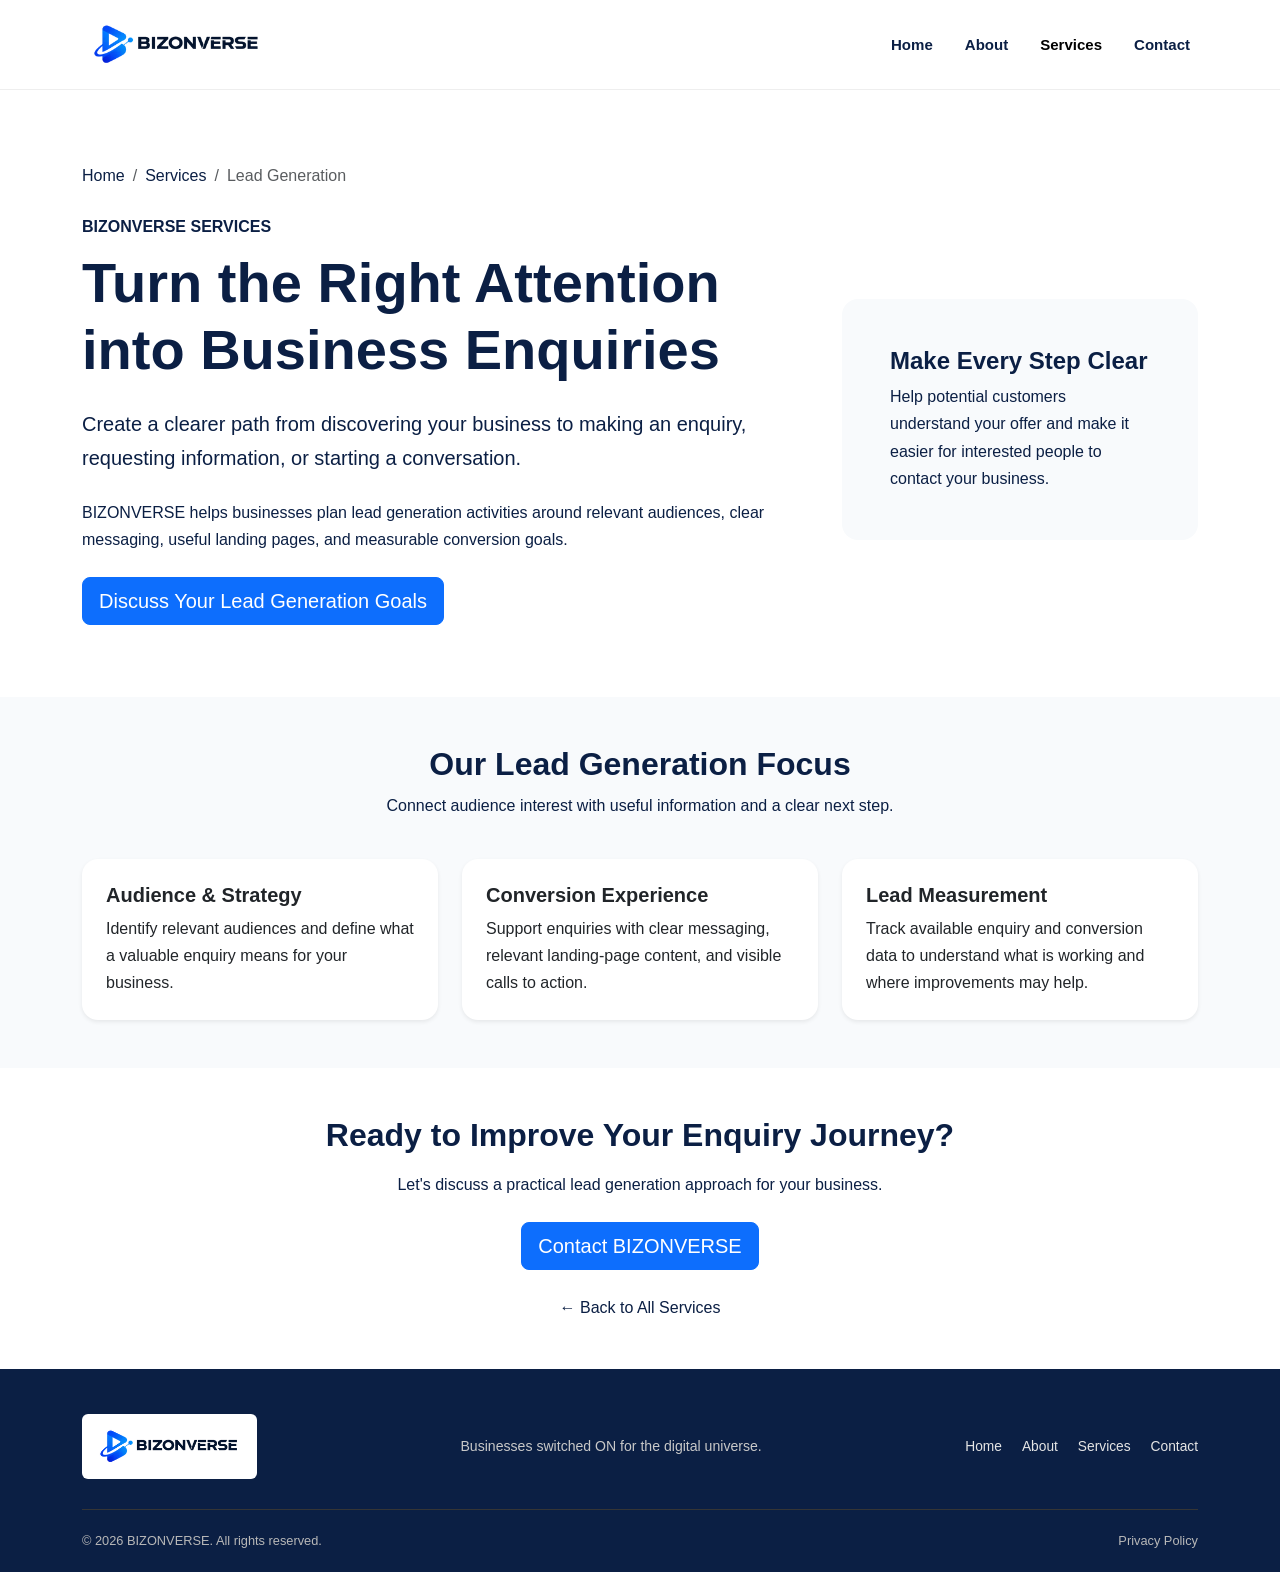
<file: services/lead-generation.html>
<!DOCTYPE html>
<html lang="en">

<head>
  <!-- Google tag (gtag.js) -->
  <script async src="https://www.googletagmanager.com/gtag/js?id=G-BG7Q9536P5"></script>
  <script>
    window.dataLayer = window.dataLayer || [];
    function gtag() { dataLayer.push(arguments); }
    gtag('js', new Date());
    gtag('config', 'G-BG7Q9536P5');
  </script>
  <meta charset="UTF-8">
  <meta name="viewport" content="width=device-width, initial-scale=1.0">
  <meta name="description"
    content="Help your business attract relevant enquiries with BIZONVERSE lead generation strategy, conversion-focused landing pages, and lead tracking.">
  <meta name="theme-color" content="#0B1F44">
  <title>Lead Generation | BIZONVERSE</title>
  <link rel="canonical" href="https://bizonverse.com/services/lead-generation.html">

  <!-- Open Graph: Social sharing -->
  <meta property="og:title" content="Lead Generation | BIZONVERSE">
  <meta property="og:description"
    content="Help your business attract relevant enquiries with BIZONVERSE lead generation strategy, conversion-focused landing pages, and lead tracking.">
  <meta property="og:url" content="https://bizonverse.com/services/lead-generation.html">
  <meta property="og:type" content="website">
  <meta property="og:image" content="https://bizonverse.com/assets/bizonverse-logo-small.webp">
  <meta property="og:site_name" content="BIZONVERSE">
  <meta property="og:locale" content="en_IN">
  <!-- Twitter/X: Social sharing -->
  <meta name="twitter:card" content="summary_large_image">
  <meta name="twitter:title" content="Lead Generation | BIZONVERSE">
  <meta name="twitter:description"
    content="Help your business attract relevant enquiries with BIZONVERSE lead generation strategy, conversion-focused landing pages, and lead tracking.">
  <meta name="twitter:image" content="https://bizonverse.com/assets/bizonverse-logo-small.webp">


  <link rel="preconnect" href="https://cdn.jsdelivr.net" crossorigin>

  <!-- Bootstrap 5 -->

  <link href="https://cdn.jsdelivr.net/npm/bootstrap@5.3.3/dist/css/bootstrap.min.css" rel="stylesheet"
    integrity="sha384-QWTKZyjpPEjISv5WaRU9OFeRpok6YctnYmDr5pNlyT2bRjXh0JMhjY6hW+ALEwIH" crossorigin="anonymous">
  <link rel="stylesheet" href="../css/style.css">

  <!-- BIZONVERSE Favicon -->
  <link rel="icon" href="../assets/favicon.ico" sizes="any">
  <link rel="icon" type="image/png" sizes="16x16" href="../assets/favicon-16x16.png">
  <link rel="icon" type="image/png" sizes="32x32" href="../assets/favicon-32x32.png">
  <link rel="apple-touch-icon" href="../assets/apple-touch-icon.png">
  <link rel="manifest" href="../assets/site.webmanifest">
</head>

<body>

  <header class="site-header">
    <nav class="navbar navbar-expand-lg navbar-light bg-white">
      <div class="container">
        <a class="navbar-brand brand-name" href="../index.html" aria-label="BIZONVERSE home">
          <img src="../assets/bizonverse-logo-small.webp" alt="BIZONVERSE — Your Digital Growth Partner"
            class="site-logo" width="310" height="103">
        </a>

        <button class="navbar-toggler" type="button" data-bs-toggle="collapse" data-bs-target="#mainNavigation"
          aria-controls="mainNavigation" aria-expanded="false" aria-label="Toggle navigation">
          <span class="navbar-toggler-icon"></span>
        </button>

        <div class="collapse navbar-collapse" id="mainNavigation">
          <ul class="navbar-nav ms-auto align-items-lg-center gap-lg-3">
            <li class="nav-item"><a class="nav-link" href="../index.html">Home</a></li>
            <li class="nav-item"><a class="nav-link" href="../about.html">About</a></li>
            <li class="nav-item"><a class="nav-link active" aria-current="page" href="../services.html">Services</a>
            </li>
            <li class="nav-item"><a class="nav-link" href="../contact.html">Contact</a></li>
          </ul>
        </div>
      </div>
    </nav>
  </header>

  <main id="site-content">

    <section class="py-5">
      <div class="container py-lg-4">
        <nav aria-label="Breadcrumb" class="mb-4">
          <ol class="breadcrumb">
            <li class="breadcrumb-item"><a href="../index.html">Home</a></li>
            <li class="breadcrumb-item"><a href="../services.html">Services</a></li>
            <li class="breadcrumb-item active" aria-current="page">Lead Generation</li>
          </ol>
        </nav>

        <div class="row align-items-center g-4">
          <div class="col-lg-8">
            <p class="text-uppercase fw-semibold mb-2">BIZONVERSE Services</p>

            <h1 class="display-4 fw-bold mb-4">
              Turn the Right Attention into Business Enquiries
            </h1>

            <p class="lead mb-4">
              Create a clearer path from discovering your business to making
              an enquiry, requesting information, or starting a conversation.
            </p>

            <p class="mb-4">
              BIZONVERSE helps businesses plan lead generation activities around
              relevant audiences, clear messaging, useful landing pages, and
              measurable conversion goals.
            </p>

            <a href="../contact.html" class="btn btn-primary btn-lg">
              Discuss Your Lead Generation Goals
            </a>
          </div>

          <div class="col-lg-4">
            <div class="p-4 p-lg-5 rounded-4" style="background-color:#F8FAFC;">
              <h2 class="h4 fw-bold">Make Every Step Clear</h2>
              <p class="mb-0">
                Help potential customers understand your offer and make it
                easier for interested people to contact your business.
              </p>
            </div>
          </div>
        </div>
      </div>
    </section>

    <section class="py-5" style="background-color:#F8FAFC;">
      <div class="container">
        <div class="row justify-content-center text-center mb-4">
          <div class="col-lg-8">
            <h2 class="fw-bold">Our Lead Generation Focus</h2>
            <p>
              Connect audience interest with useful information and a clear next step.
            </p>
          </div>
        </div>

        <div class="row g-4">
          <div class="col-md-6 col-lg-4">
            <article class="card h-100 border-0 shadow-sm rounded-4">
              <div class="card-body p-4">
                <h3 class="h5 fw-bold">Audience & Strategy</h3>
                <p class="mb-0">
                  Identify relevant audiences and define what a valuable
                  enquiry means for your business.
                </p>
              </div>
            </article>
          </div>

          <div class="col-md-6 col-lg-4">
            <article class="card h-100 border-0 shadow-sm rounded-4">
              <div class="card-body p-4">
                <h3 class="h5 fw-bold">Conversion Experience</h3>
                <p class="mb-0">
                  Support enquiries with clear messaging, relevant landing-page
                  content, and visible calls to action.
                </p>
              </div>
            </article>
          </div>

          <div class="col-md-6 col-lg-4">
            <article class="card h-100 border-0 shadow-sm rounded-4">
              <div class="card-body p-4">
                <h3 class="h5 fw-bold">Lead Measurement</h3>
                <p class="mb-0">
                  Track available enquiry and conversion data to understand
                  what is working and where improvements may help.
                </p>
              </div>
            </article>
          </div>
        </div>
      </div>
    </section>

    <section class="py-5">
      <div class="container text-center">
        <h2 class="fw-bold mb-3">Ready to Improve Your Enquiry Journey?</h2>
        <p class="mb-4">
          Let's discuss a practical lead generation approach for your business.
        </p>

        <a href="../contact.html" class="btn btn-primary btn-lg">
          Contact BIZONVERSE
        </a>

        <p class="mt-4 mb-0">
          <a href="../services.html">&larr; Back to All Services</a>
        </p>
      </div>
    </section>

  </main>

  <footer class="site-footer">
    <div class="container">
      <div class="footer-main">
        <a class="navbar-brand brand-name footer-brand" href="#home" aria-label="BIZONVERSE home">
          <img src="../assets/bizonverse-logo-small.webp" alt="BIZONVERSE — Your Digital Growth Partner"
            class="site-logo footer-logo" width="310" height="103">
        </a>
        <p>Businesses switched ON for the digital universe.</p>
        <div class="footer-links">
          <a href="index.html">Home</a>
          <a href="about.html">About</a>
          <a href="services.html">Services</a>
          <a href="contact.html">Contact</a>
        </div>
      </div>
      <div class="footer-bottom">
        <p>© <span id="current-year">2026</span> BIZONVERSE. All rights reserved.</p>
        <a href="../privacy-policy.html">Privacy Policy</a>
      </div>
    </div>
  </footer>

  <script src="https://cdn.jsdelivr.net/npm/bootstrap@5.3.3/dist/js/bootstrap.bundle.min.js"
    integrity="sha384-YvpcrYf0tY3lHB60NNkmXc5s9fDVZLESaAA55NDzOxhy9GkcIdslK1eN7N6jIeHz"
    crossorigin="anonymous"></script>
  <script src="../js/main.js"></script>

</body>

</html>
</file>
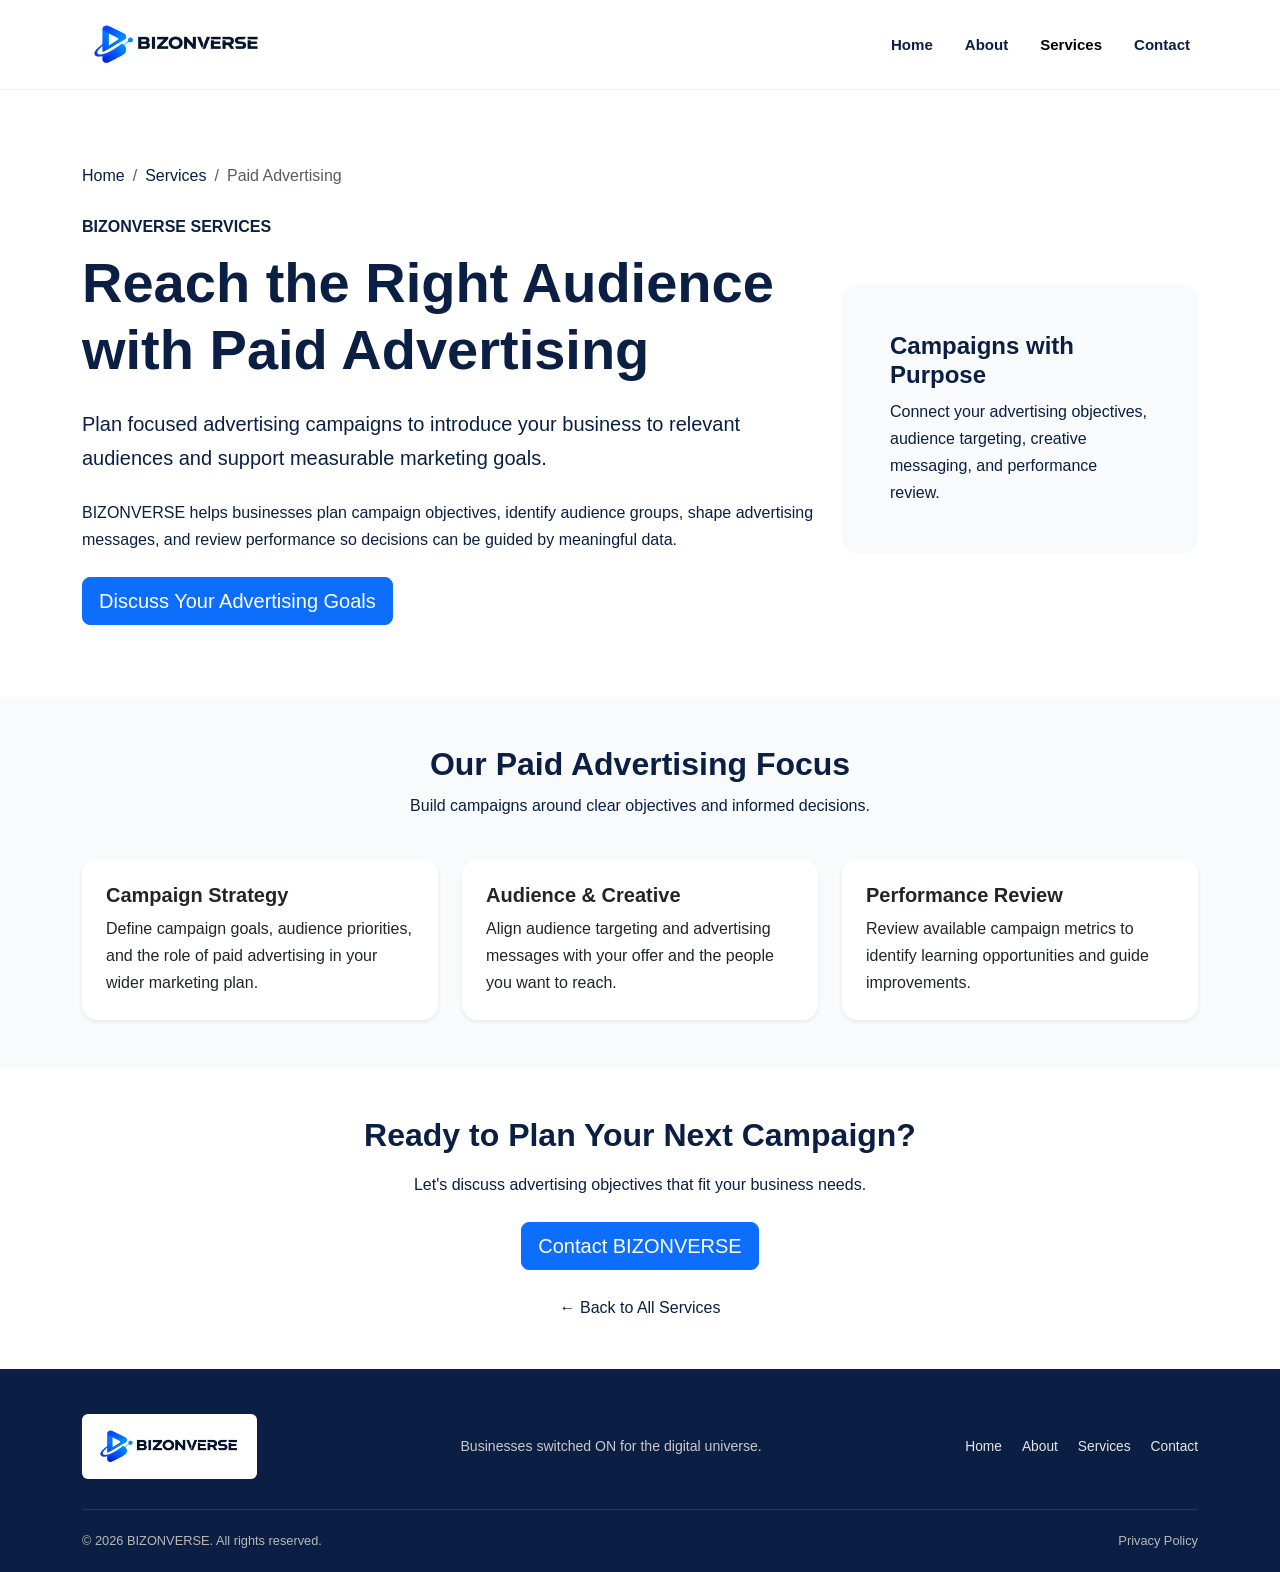
<file: services/paid-advertising.html>
<!DOCTYPE html>
<html lang="en">

<head>
  <!-- Google tag (gtag.js) -->
  <script async src="https://www.googletagmanager.com/gtag/js?id=G-BG7Q9536P5"></script>
  <script>
    window.dataLayer = window.dataLayer || [];
    function gtag() { dataLayer.push(arguments); }
    gtag('js', new Date());
    gtag('config', 'G-BG7Q9536P5');
  </script>
  <meta charset="UTF-8">
  <meta name="viewport" content="width=device-width, initial-scale=1.0">
  <meta name="description"
    content="Reach the right audience with BIZONVERSE paid advertising strategy, campaign planning, audience targeting, and performance measurement.">
  <meta name="theme-color" content="#0B1F44">
  <title>Paid Advertising | BIZONVERSE</title>
  <link rel="canonical" href="https://bizonverse.com/services/paid-advertising.html">

  <!-- Open Graph: Social sharing -->
  <meta property="og:title" content="Paid Advertising | BIZONVERSE">
  <meta property="og:description"
    content="Reach the right audience with BIZONVERSE paid advertising strategy, campaign planning, audience targeting, and performance measurement.">
  <meta property="og:url" content="https://bizonverse.com/services/paid-advertising.html">
  <meta property="og:type" content="website">
  <meta property="og:image" content="https://bizonverse.com/assets/bizonverse-logo-small.webp">
  <meta property="og:site_name" content="BIZONVERSE">
  <meta property="og:locale" content="en_IN">
  <!-- Twitter/X: Social sharing -->
  <meta name="twitter:card" content="summary_large_image">
  <meta name="twitter:title" content="Paid Advertising | BIZONVERSE">
  <meta name="twitter:description"
    content="Reach the right audience with BIZONVERSE paid advertising strategy, campaign planning, audience targeting, and performance measurement.">
  <meta name="twitter:image" content="https://bizonverse.com/assets/bizonverse-logo-small.webp">


  <link rel="preconnect" href="https://cdn.jsdelivr.net" crossorigin>

  <!-- Bootstrap 5 -->

  <link href="https://cdn.jsdelivr.net/npm/bootstrap@5.3.3/dist/css/bootstrap.min.css" rel="stylesheet"
    integrity="sha384-QWTKZyjpPEjISv5WaRU9OFeRpok6YctnYmDr5pNlyT2bRjXh0JMhjY6hW+ALEwIH" crossorigin="anonymous">
  <link rel="stylesheet" href="../css/style.css">

  <!-- BIZONVERSE Favicon -->
  <link rel="icon" href="../assets/favicon.ico" sizes="any">
  <link rel="icon" type="image/png" sizes="16x16" href="../assets/favicon-16x16.png">
  <link rel="icon" type="image/png" sizes="32x32" href="../assets/favicon-32x32.png">
  <link rel="apple-touch-icon" href="../assets/apple-touch-icon.png">
  <link rel="manifest" href="../assets/site.webmanifest">
</head>

<body>

  <header class="site-header">
    <nav class="navbar navbar-expand-lg navbar-light bg-white">
      <div class="container">
        <a class="navbar-brand brand-name" href="../index.html" aria-label="BIZONVERSE home">
          <img src="../assets/bizonverse-logo-small.webp" alt="BIZONVERSE — Your Digital Growth Partner"
            class="site-logo" width="310" height="103">
        </a>

        <button class="navbar-toggler" type="button" data-bs-toggle="collapse" data-bs-target="#mainNavigation"
          aria-controls="mainNavigation" aria-expanded="false" aria-label="Toggle navigation">
          <span class="navbar-toggler-icon"></span>
        </button>

        <div class="collapse navbar-collapse" id="mainNavigation">
          <ul class="navbar-nav ms-auto align-items-lg-center gap-lg-3">
            <li class="nav-item"><a class="nav-link" href="../index.html">Home</a></li>
            <li class="nav-item"><a class="nav-link" href="../about.html">About</a></li>
            <li class="nav-item"><a class="nav-link active" aria-current="page" href="../services.html">Services</a>
            </li>
            <li class="nav-item"><a class="nav-link" href="../contact.html">Contact</a></li>
          </ul>
        </div>
      </div>
    </nav>
  </header>

  <main id="site-content">

    <section class="py-5">
      <div class="container py-lg-4">
        <nav aria-label="Breadcrumb" class="mb-4">
          <ol class="breadcrumb">
            <li class="breadcrumb-item"><a href="../index.html">Home</a></li>
            <li class="breadcrumb-item"><a href="../services.html">Services</a></li>
            <li class="breadcrumb-item active" aria-current="page">Paid Advertising</li>
          </ol>
        </nav>

        <div class="row align-items-center g-4">
          <div class="col-lg-8">
            <p class="text-uppercase fw-semibold mb-2">BIZONVERSE Services</p>
            <h1 class="display-4 fw-bold mb-4">Reach the Right Audience with Paid Advertising</h1>
            <p class="lead mb-4">
              Plan focused advertising campaigns to introduce your business
              to relevant audiences and support measurable marketing goals.
            </p>
            <p class="mb-4">
              BIZONVERSE helps businesses plan campaign objectives, identify
              audience groups, shape advertising messages, and review performance
              so decisions can be guided by meaningful data.
            </p>
            <a href="../contact.html" class="btn btn-primary btn-lg">Discuss Your Advertising Goals</a>
          </div>

          <div class="col-lg-4">
            <div class="p-4 p-lg-5 rounded-4" style="background-color:#F8FAFC;">
              <h2 class="h4 fw-bold">Campaigns with Purpose</h2>
              <p class="mb-0">
                Connect your advertising objectives, audience targeting,
                creative messaging, and performance review.
              </p>
            </div>
          </div>
        </div>
      </div>
    </section>

    <section class="py-5" style="background-color:#F8FAFC;">
      <div class="container">
        <div class="row justify-content-center text-center mb-4">
          <div class="col-lg-8">
            <h2 class="fw-bold">Our Paid Advertising Focus</h2>
            <p>Build campaigns around clear objectives and informed decisions.</p>
          </div>
        </div>

        <div class="row g-4">
          <div class="col-md-6 col-lg-4">
            <article class="card h-100 border-0 shadow-sm rounded-4">
              <div class="card-body p-4">
                <h3 class="h5 fw-bold">Campaign Strategy</h3>
                <p class="mb-0">
                  Define campaign goals, audience priorities, and the role of
                  paid advertising in your wider marketing plan.
                </p>
              </div>
            </article>
          </div>

          <div class="col-md-6 col-lg-4">
            <article class="card h-100 border-0 shadow-sm rounded-4">
              <div class="card-body p-4">
                <h3 class="h5 fw-bold">Audience & Creative</h3>
                <p class="mb-0">
                  Align audience targeting and advertising messages with your
                  offer and the people you want to reach.
                </p>
              </div>
            </article>
          </div>

          <div class="col-md-6 col-lg-4">
            <article class="card h-100 border-0 shadow-sm rounded-4">
              <div class="card-body p-4">
                <h3 class="h5 fw-bold">Performance Review</h3>
                <p class="mb-0">
                  Review available campaign metrics to identify learning
                  opportunities and guide improvements.
                </p>
              </div>
            </article>
          </div>
        </div>
      </div>
    </section>

    <section class="py-5">
      <div class="container text-center">
        <h2 class="fw-bold mb-3">Ready to Plan Your Next Campaign?</h2>
        <p class="mb-4">
          Let's discuss advertising objectives that fit your business needs.
        </p>
        <a href="../contact.html" class="btn btn-primary btn-lg">Contact BIZONVERSE</a>
        <p class="mt-4 mb-0">
          <a href="../services.html">&larr; Back to All Services</a>
        </p>
      </div>
    </section>

  </main>

  <footer class="site-footer">
    <div class="container">
      <div class="footer-main">
        <a class="navbar-brand brand-name footer-brand" href="#home" aria-label="BIZONVERSE home">
          <img src="../assets/bizonverse-logo-small.webp" alt="BIZONVERSE — Your Digital Growth Partner"
            class="site-logo footer-logo" width="310" height="103">
        </a>
        <p>Businesses switched ON for the digital universe.</p>
        <div class="footer-links">
          <a href="index.html">Home</a>
          <a href="about.html">About</a>
          <a href="services.html">Services</a>
          <a href="contact.html">Contact</a>
        </div>
      </div>
      <div class="footer-bottom">
        <p>© <span id="current-year">2026</span> BIZONVERSE. All rights reserved.</p>
        <a href="../privacy-policy.html">Privacy Policy</a>
      </div>
    </div>
  </footer>

  <script src="https://cdn.jsdelivr.net/npm/bootstrap@5.3.3/dist/js/bootstrap.bundle.min.js"
    integrity="sha384-YvpcrYf0tY3lHB60NNkmXc5s9fDVZLESaAA55NDzOxhy9GkcIdslK1eN7N6jIeHz"
    crossorigin="anonymous"></script>
  <script src="../js/main.js"></script>
</body>

</html>
</file>
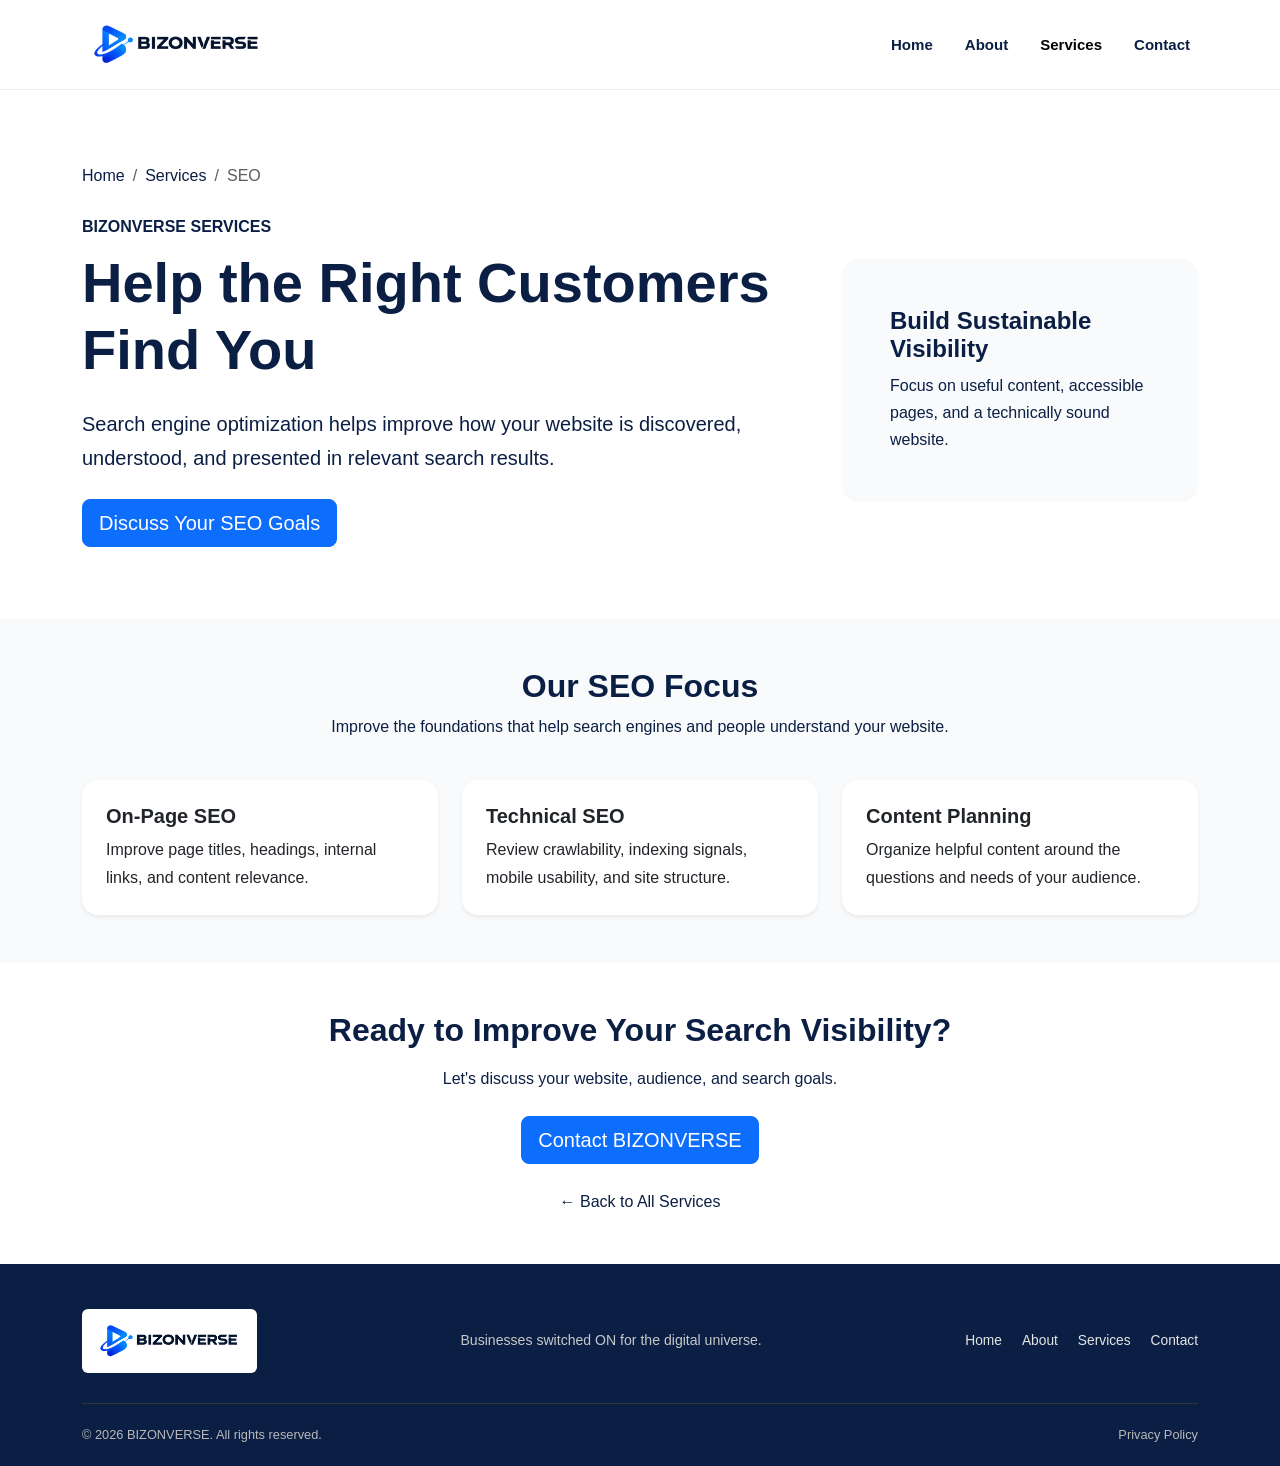
<file: services/seo.html>
<!DOCTYPE html>
<html lang="en">

<head>
  <!-- Google tag (gtag.js) -->
  <script async src="https://www.googletagmanager.com/gtag/js?id=G-BG7Q9536P5"></script>
  <script>
    window.dataLayer = window.dataLayer || [];
    function gtag() { dataLayer.push(arguments); }
    gtag('js', new Date());
    gtag('config', 'G-BG7Q9536P5');
  </script>
  <meta charset="UTF-8">
  <meta name="viewport" content="width=device-width, initial-scale=1.0">
  <meta name="description"
    content="Improve search visibility with BIZONVERSE SEO services, including on-page optimization, technical SEO, and content planning.">
  <meta name="theme-color" content="#0B1F44">
  <title>SEO Services | BIZONVERSE</title>
  <link rel="canonical" href="https://bizonverse.com/services/seo.html">

  <!-- Open Graph: Social sharing -->
  <meta property="og:title" content="SEO Services | BIZONVERSE">
  <meta property="og:description"
    content="Improve search visibility with BIZONVERSE SEO services, including on-page optimization, technical SEO, and content planning.">
  <meta property="og:url" content="https://bizonverse.com/services/seo.html">
  <meta property="og:type" content="website">
  <meta property="og:image" content="https://bizonverse.com/assets/bizonverse-logo-small.webp">
  <meta property="og:site_name" content="BIZONVERSE">
  <meta property="og:locale" content="en_IN">
  <!-- Twitter/X: Social sharing -->
  <meta name="twitter:card" content="summary_large_image">
  <meta name="twitter:title" content="SEO Services | BIZONVERSE">
  <meta name="twitter:description"
    content="Improve search visibility with BIZONVERSE SEO services, including on-page optimization, technical SEO, and content planning.">
  <meta name="twitter:image" content="https://bizonverse.com/assets/bizonverse-logo-small.webp">


  <link rel="preconnect" href="https://cdn.jsdelivr.net" crossorigin>

  <!-- Bootstrap 5 -->

  <link href="https://cdn.jsdelivr.net/npm/bootstrap@5.3.3/dist/css/bootstrap.min.css" rel="stylesheet"
    integrity="sha384-QWTKZyjpPEjISv5WaRU9OFeRpok6YctnYmDr5pNlyT2bRjXh0JMhjY6hW+ALEwIH" crossorigin="anonymous">
  <link rel="stylesheet" href="../css/style.css">

  <!-- BIZONVERSE Favicon -->
  <link rel="icon" href="../assets/favicon.ico" sizes="any">
  <link rel="icon" type="image/png" sizes="16x16" href="../assets/favicon-16x16.png">
  <link rel="icon" type="image/png" sizes="32x32" href="../assets/favicon-32x32.png">
  <link rel="apple-touch-icon" href="../assets/apple-touch-icon.png">
  <link rel="manifest" href="../assets/site.webmanifest">
</head>

<body>

  <header class="site-header">
    <nav class="navbar navbar-expand-lg navbar-light bg-white">
      <div class="container">
        <a class="navbar-brand brand-name" href="../index.html" aria-label="BIZONVERSE home">
          <img src="../assets/bizonverse-logo-small.webp" alt="BIZONVERSE — Your Digital Growth Partner"
            class="site-logo" width="310" height="103">
        </a>

        <button class="navbar-toggler" type="button" data-bs-toggle="collapse" data-bs-target="#mainNavigation"
          aria-controls="mainNavigation" aria-expanded="false" aria-label="Toggle navigation">
          <span class="navbar-toggler-icon"></span>
        </button>

        <div class="collapse navbar-collapse" id="mainNavigation">
          <ul class="navbar-nav ms-auto align-items-lg-center gap-lg-3">
            <li class="nav-item"><a class="nav-link" href="../index.html">Home</a></li>
            <li class="nav-item"><a class="nav-link" href="../about.html">About</a></li>
            <li class="nav-item"><a class="nav-link active" aria-current="page" href="../services.html">Services</a>
            </li>
            <li class="nav-item"><a class="nav-link" href="../contact.html">Contact</a></li>
          </ul>
        </div>
      </div>
    </nav>
  </header>

  <main id="site-content">
    <section class="py-5">
      <div class="container py-lg-4">
        <nav aria-label="Breadcrumb" class="mb-4">
          <ol class="breadcrumb">
            <li class="breadcrumb-item"><a href="../index.html">Home</a></li>
            <li class="breadcrumb-item"><a href="../services.html">Services</a></li>
            <li class="breadcrumb-item active" aria-current="page">SEO</li>
          </ol>
        </nav>

        <div class="row align-items-center g-4">
          <div class="col-lg-8">
            <p class="text-uppercase fw-semibold mb-2">BIZONVERSE Services</p>
            <h1 class="display-4 fw-bold mb-4">Help the Right Customers Find You</h1>
            <p class="lead mb-4">
              Search engine optimization helps improve how your website is
              discovered, understood, and presented in relevant search results.
            </p>
            <a href="../contact.html" class="btn btn-primary btn-lg">Discuss Your SEO Goals</a>
          </div>
          <div class="col-lg-4">
            <div class="p-4 p-lg-5 rounded-4" style="background-color:#F8FAFC;">
              <h2 class="h4 fw-bold">Build Sustainable Visibility</h2>
              <p class="mb-0">Focus on useful content, accessible pages, and a technically sound website.</p>
            </div>
          </div>
        </div>
      </div>
    </section>

    <section class="py-5" style="background-color:#F8FAFC;">
      <div class="container">
        <div class="row justify-content-center text-center mb-4">
          <div class="col-lg-8">
            <h2 class="fw-bold">Our SEO Focus</h2>
            <p>Improve the foundations that help search engines and people understand your website.</p>
          </div>
        </div>
        <div class="row g-4">
          <div class="col-md-6 col-lg-4">
            <article class="card h-100 border-0 shadow-sm rounded-4">
              <div class="card-body p-4">
                <h3 class="h5 fw-bold">On-Page SEO</h3>
                <p class="mb-0">Improve page titles, headings, internal links, and content relevance.</p>
              </div>
            </article>
          </div>
          <div class="col-md-6 col-lg-4">
            <article class="card h-100 border-0 shadow-sm rounded-4">
              <div class="card-body p-4">
                <h3 class="h5 fw-bold">Technical SEO</h3>
                <p class="mb-0">Review crawlability, indexing signals, mobile usability, and site structure.</p>
              </div>
            </article>
          </div>
          <div class="col-md-6 col-lg-4">
            <article class="card h-100 border-0 shadow-sm rounded-4">
              <div class="card-body p-4">
                <h3 class="h5 fw-bold">Content Planning</h3>
                <p class="mb-0">Organize helpful content around the questions and needs of your audience.</p>
              </div>
            </article>
          </div>
        </div>
      </div>
    </section>

    <section class="py-5">
      <div class="container text-center">
        <h2 class="fw-bold mb-3">Ready to Improve Your Search Visibility?</h2>
        <p class="mb-4">Let's discuss your website, audience, and search goals.</p>
        <a href="../contact.html" class="btn btn-primary btn-lg">Contact BIZONVERSE</a>
        <p class="mt-4 mb-0"><a href="../services.html">&larr; Back to All Services</a></p>
      </div>
    </section>
  </main>

  <footer class="site-footer">
    <div class="container">
      <div class="footer-main">
        <a class="navbar-brand brand-name footer-brand" href="#home" aria-label="BIZONVERSE home">
          <img src="../assets/bizonverse-logo-small.webp" alt="BIZONVERSE — Your Digital Growth Partner"
            class="site-logo footer-logo" width="310" height="103">
        </a>
        <p>Businesses switched ON for the digital universe.</p>
        <div class="footer-links">
          <a href="index.html">Home</a>
          <a href="about.html">About</a>
          <a href="services.html">Services</a>
          <a href="contact.html">Contact</a>
        </div>
      </div>
      <div class="footer-bottom">
        <p>© <span id="current-year">2026</span> BIZONVERSE. All rights reserved.</p>
        <a href="../privacy-policy.html">Privacy Policy</a>
      </div>
    </div>
  </footer>

  <script src="https://cdn.jsdelivr.net/npm/bootstrap@5.3.3/dist/js/bootstrap.bundle.min.js"
    integrity="sha384-YvpcrYf0tY3lHB60NNkmXc5s9fDVZLESaAA55NDzOxhy9GkcIdslK1eN7N6jIeHz"
    crossorigin="anonymous"></script>
  <script src="../js/main.js"></script>
</body>

</html>
</file>
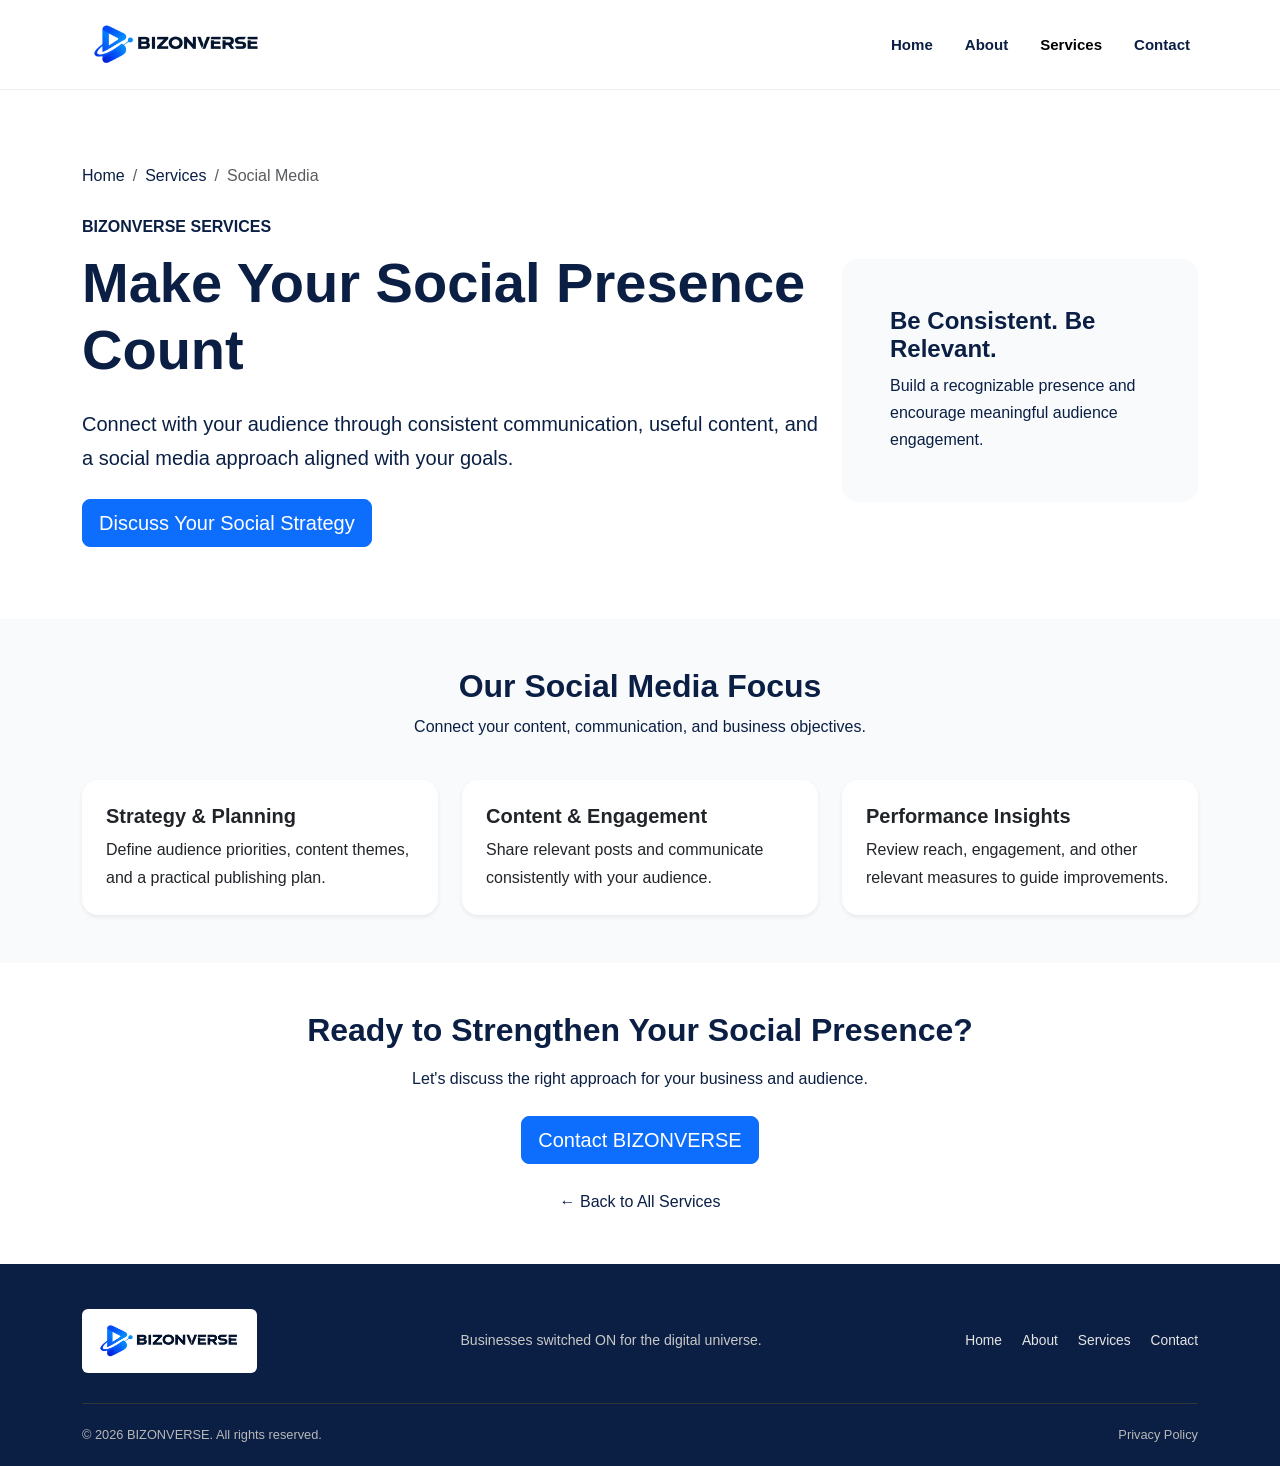
<file: services/social-media.html>
<!DOCTYPE html>
<html lang="en">

<head>
  <!-- Google tag (gtag.js) -->
  <script async src="https://www.googletagmanager.com/gtag/js?id=G-BG7Q9536P5"></script>
  <script>
    window.dataLayer = window.dataLayer || [];
    function gtag() { dataLayer.push(arguments); }
    gtag('js', new Date());
    gtag('config', 'G-BG7Q9536P5');
  </script>
  <meta charset="UTF-8">
  <meta name="viewport" content="width=device-width, initial-scale=1.0">
  <meta name="description"
    content="Build a consistent social media presence with BIZONVERSE social media strategy, content planning, and performance measurement.">
  <meta name="theme-color" content="#0B1F44">
  <title>Social Media Marketing | BIZONVERSE</title>
  <link rel="canonical" href="https://bizonverse.com/services/social-media.html">

  <!-- Open Graph: Social sharing -->
  <meta property="og:title" content="Social Media Marketing | BIZONVERSE">
  <meta property="og:description"
    content="Build a consistent social media presence with BIZONVERSE social media strategy, content planning, and performance measurement.">
  <meta property="og:url" content="https://bizonverse.com/services/social-media.html">
  <meta property="og:type" content="website">
  <meta property="og:image" content="https://bizonverse.com/assets/bizonverse-logo-small.webp">
  <meta property="og:site_name" content="BIZONVERSE">
  <meta property="og:locale" content="en_IN">
  <!-- Twitter/X: Social sharing -->
  <meta name="twitter:card" content="summary_large_image">
  <meta name="twitter:title" content="Social Media Marketing | BIZONVERSE">
  <meta name="twitter:description"
    content="Build a consistent social media presence with BIZONVERSE social media strategy, content planning, and performance measurement.">
  <meta name="twitter:image" content="https://bizonverse.com/assets/bizonverse-logo-small.webp">


  <link rel="preconnect" href="https://cdn.jsdelivr.net" crossorigin>

  <!-- Bootstrap 5 -->

  <link href="https://cdn.jsdelivr.net/npm/bootstrap@5.3.3/dist/css/bootstrap.min.css" rel="stylesheet"
    integrity="sha384-QWTKZyjpPEjISv5WaRU9OFeRpok6YctnYmDr5pNlyT2bRjXh0JMhjY6hW+ALEwIH" crossorigin="anonymous">
  <link rel="stylesheet" href="../css/style.css">

  <!-- BIZONVERSE Favicon -->
  <link rel="icon" href="../assets/favicon.ico" sizes="any">
  <link rel="icon" type="image/png" sizes="16x16" href="../assets/favicon-16x16.png">
  <link rel="icon" type="image/png" sizes="32x32" href="../assets/favicon-32x32.png">
  <link rel="apple-touch-icon" href="../assets/apple-touch-icon.png">
  <link rel="manifest" href="../assets/site.webmanifest">
</head>

<body>

  <header class="site-header">
    <nav class="navbar navbar-expand-lg navbar-light bg-white">
      <div class="container">
        <a class="navbar-brand brand-name" href="../index.html" aria-label="BIZONVERSE home">
          <img src="../assets/bizonverse-logo-small.webp" alt="BIZONVERSE — Your Digital Growth Partner"
            class="site-logo" width="310" height="103">
        </a>

        <button class="navbar-toggler" type="button" data-bs-toggle="collapse" data-bs-target="#mainNavigation"
          aria-controls="mainNavigation" aria-expanded="false" aria-label="Toggle navigation">
          <span class="navbar-toggler-icon"></span>
        </button>

        <div class="collapse navbar-collapse" id="mainNavigation">
          <ul class="navbar-nav ms-auto align-items-lg-center gap-lg-3">
            <li class="nav-item"><a class="nav-link" href="../index.html">Home</a></li>
            <li class="nav-item"><a class="nav-link" href="../about.html">About</a></li>
            <li class="nav-item"><a class="nav-link active" aria-current="page" href="../services.html">Services</a>
            </li>
            <li class="nav-item"><a class="nav-link" href="../contact.html">Contact</a></li>
          </ul>
        </div>
      </div>
    </nav>
  </header>

  <main id="site-content">
    <section class="py-5">
      <div class="container py-lg-4">
        <nav aria-label="Breadcrumb" class="mb-4">
          <ol class="breadcrumb">
            <li class="breadcrumb-item"><a href="../index.html">Home</a></li>
            <li class="breadcrumb-item"><a href="../services.html">Services</a></li>
            <li class="breadcrumb-item active" aria-current="page">Social Media</li>
          </ol>
        </nav>

        <div class="row align-items-center g-4">
          <div class="col-lg-8">
            <p class="text-uppercase fw-semibold mb-2">BIZONVERSE Services</p>
            <h1 class="display-4 fw-bold mb-4">Make Your Social Presence Count</h1>
            <p class="lead mb-4">
              Connect with your audience through consistent communication,
              useful content, and a social media approach aligned with your goals.
            </p>
            <a href="../contact.html" class="btn btn-primary btn-lg">Discuss Your Social Strategy</a>
          </div>
          <div class="col-lg-4">
            <div class="p-4 p-lg-5 rounded-4" style="background-color:#F8FAFC;">
              <h2 class="h4 fw-bold">Be Consistent. Be Relevant.</h2>
              <p class="mb-0">Build a recognizable presence and encourage meaningful audience engagement.</p>
            </div>
          </div>
        </div>
      </div>
    </section>

    <section class="py-5" style="background-color:#F8FAFC;">
      <div class="container">
        <div class="row justify-content-center text-center mb-4">
          <div class="col-lg-8">
            <h2 class="fw-bold">Our Social Media Focus</h2>
            <p>Connect your content, communication, and business objectives.</p>
          </div>
        </div>
        <div class="row g-4">
          <div class="col-md-6 col-lg-4">
            <article class="card h-100 border-0 shadow-sm rounded-4">
              <div class="card-body p-4">
                <h3 class="h5 fw-bold">Strategy & Planning</h3>
                <p class="mb-0">Define audience priorities, content themes, and a practical publishing plan.</p>
              </div>
            </article>
          </div>
          <div class="col-md-6 col-lg-4">
            <article class="card h-100 border-0 shadow-sm rounded-4">
              <div class="card-body p-4">
                <h3 class="h5 fw-bold">Content & Engagement</h3>
                <p class="mb-0">Share relevant posts and communicate consistently with your audience.</p>
              </div>
            </article>
          </div>
          <div class="col-md-6 col-lg-4">
            <article class="card h-100 border-0 shadow-sm rounded-4">
              <div class="card-body p-4">
                <h3 class="h5 fw-bold">Performance Insights</h3>
                <p class="mb-0">Review reach, engagement, and other relevant measures to guide improvements.</p>
              </div>
            </article>
          </div>
        </div>
      </div>
    </section>

    <section class="py-5">
      <div class="container text-center">
        <h2 class="fw-bold mb-3">Ready to Strengthen Your Social Presence?</h2>
        <p class="mb-4">Let's discuss the right approach for your business and audience.</p>
        <a href="../contact.html" class="btn btn-primary btn-lg">Contact BIZONVERSE</a>
        <p class="mt-4 mb-0"><a href="../services.html">&larr; Back to All Services</a></p>
      </div>
    </section>
  </main>

  <footer class="site-footer">
    <div class="container">
      <div class="footer-main">
        <a class="navbar-brand brand-name footer-brand" href="#home" aria-label="BIZONVERSE home">
          <img src="../assets/bizonverse-logo-small.webp" alt="BIZONVERSE — Your Digital Growth Partner"
            class="site-logo footer-logo" width="310" height="103">
        </a>
        <p>Businesses switched ON for the digital universe.</p>
        <div class="footer-links">
          <a href="index.html">Home</a>
          <a href="about.html">About</a>
          <a href="services.html">Services</a>
          <a href="contact.html">Contact</a>
        </div>
      </div>
      <div class="footer-bottom">
        <p>© <span id="current-year">2026</span> BIZONVERSE. All rights reserved.</p>
        <a href="../privacy-policy.html">Privacy Policy</a>
      </div>
    </div>
  </footer>

  <script src="https://cdn.jsdelivr.net/npm/bootstrap@5.3.3/dist/js/bootstrap.bundle.min.js"
    integrity="sha384-YvpcrYf0tY3lHB60NNkmXc5s9fDVZLESaAA55NDzOxhy9GkcIdslK1eN7N6jIeHz"
    crossorigin="anonymous"></script>
  <script src="../js/main.js"></script>
</body>

</html>
</file>
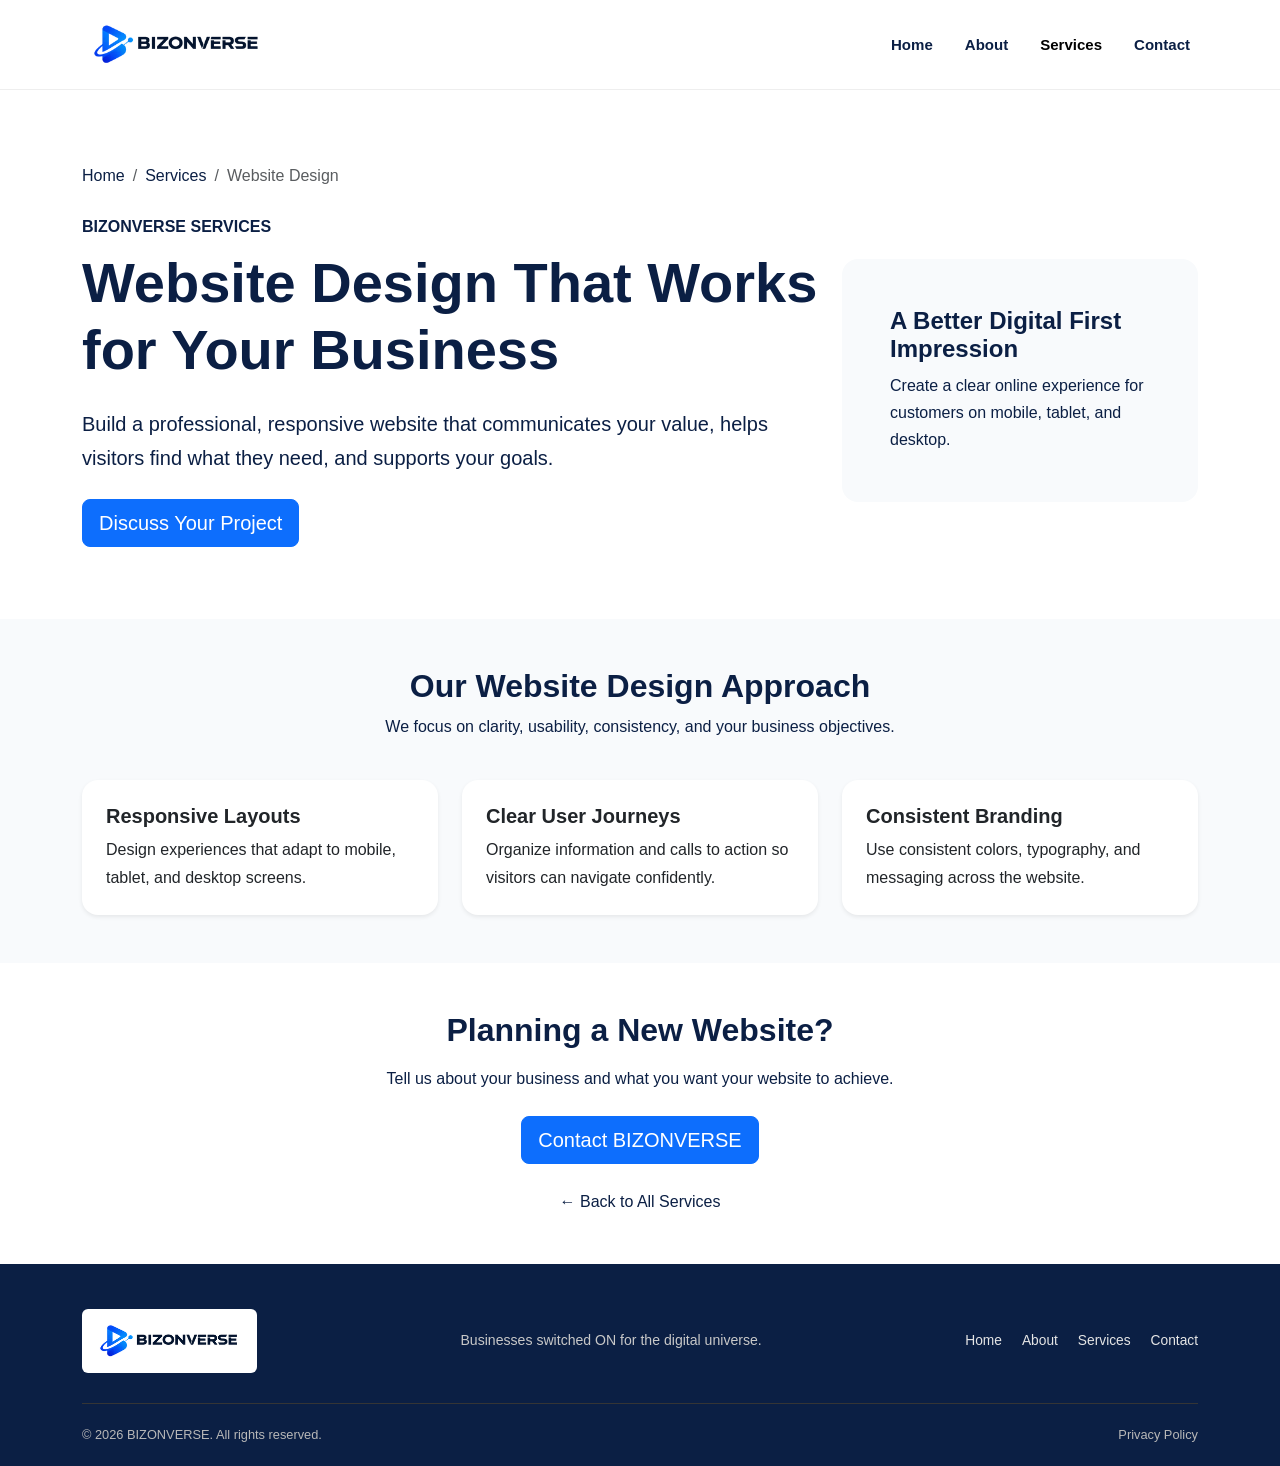
<file: services/website-design.html>
<!DOCTYPE html>
<html lang="en">

<head>
  <!-- Google tag (gtag.js) -->
  <script async src="https://www.googletagmanager.com/gtag/js?id=G-BG7Q9536P5"></script>
  <script>
    window.dataLayer = window.dataLayer || [];
    function gtag() { dataLayer.push(arguments); }
    gtag('js', new Date());
    gtag('config', 'G-BG7Q9536P5');
  </script>
  <meta charset="UTF-8">
  <meta name="viewport" content="width=device-width, initial-scale=1.0">
  <meta name="description"
    content="BIZONVERSE website design services: responsive, user-friendly websites designed to support your business goals.">
  <meta name="theme-color" content="#0B1F44">
  <title>Website Design Services | BIZONVERSE</title>
  <link rel="canonical" href="https://bizonverse.com/services/website-design.html">

  <!-- Open Graph: Social sharing -->
  <meta property="og:title" content="Website Design Services | BIZONVERSE">
  <meta property="og:description"
    content="BIZONVERSE website design services: responsive, user-friendly websites designed to support your business goals.">
  <meta property="og:url" content="https://bizonverse.com/services/website-design.html">
  <meta property="og:type" content="website">
  <meta property="og:image" content="https://bizonverse.com/assets/bizonverse-logo-small.webp">
  <meta property="og:site_name" content="BIZONVERSE">
  <meta property="og:locale" content="en_IN">
  <!-- Twitter/X: Social sharing -->
  <meta name="twitter:card" content="summary_large_image">
  <meta name="twitter:title" content="Website Design Services | BIZONVERSE">
  <meta name="twitter:description"
    content="BIZONVERSE website design services: responsive, user-friendly websites designed to support your business goals.">
  <meta name="twitter:image" content="https://bizonverse.com/assets/bizonverse-logo-small.webp">


  <link rel="preconnect" href="https://cdn.jsdelivr.net" crossorigin>

  <!-- Bootstrap 5 -->

  <link href="https://cdn.jsdelivr.net/npm/bootstrap@5.3.3/dist/css/bootstrap.min.css" rel="stylesheet"
    integrity="sha384-QWTKZyjpPEjISv5WaRU9OFeRpok6YctnYmDr5pNlyT2bRjXh0JMhjY6hW+ALEwIH" crossorigin="anonymous">
  <link rel="stylesheet" href="../css/style.css">

  <!-- BIZONVERSE Favicon -->
  <link rel="icon" href="../assets/favicon.ico" sizes="any">
  <link rel="icon" type="image/png" sizes="16x16" href="../assets/favicon-16x16.png">
  <link rel="icon" type="image/png" sizes="32x32" href="../assets/favicon-32x32.png">
  <link rel="apple-touch-icon" href="../assets/apple-touch-icon.png">
  <link rel="manifest" href="../assets/site.webmanifest">
</head>

<body>

  <header class="site-header">
    <nav class="navbar navbar-expand-lg navbar-light bg-white">
      <div class="container">
        <a class="navbar-brand brand-name" href="../index.html" aria-label="BIZONVERSE home">
          <img src="../assets/bizonverse-logo-small.webp" alt="BIZONVERSE — Your Digital Growth Partner"
            class="site-logo" width="310" height="103">
        </a>

        <button class="navbar-toggler" type="button" data-bs-toggle="collapse" data-bs-target="#mainNavigation"
          aria-controls="mainNavigation" aria-expanded="false" aria-label="Toggle navigation">
          <span class="navbar-toggler-icon"></span>
        </button>

        <div class="collapse navbar-collapse" id="mainNavigation">
          <ul class="navbar-nav ms-auto align-items-lg-center gap-lg-3">
            <li class="nav-item"><a class="nav-link" href="../index.html">Home</a></li>
            <li class="nav-item"><a class="nav-link" href="../about.html">About</a></li>
            <li class="nav-item"><a class="nav-link active" href="../services.html" aria-current="page">Services</a>
            </li>
            <li class="nav-item"><a class="nav-link" href="../contact.html">Contact</a></li>
          </ul>
        </div>
      </div>
    </nav>
  </header>

  <main id="site-content">
    <section class="py-5">
      <div class="container py-lg-4">
        <nav aria-label="Breadcrumb" class="mb-4">
          <ol class="breadcrumb">
            <li class="breadcrumb-item"><a href="../index.html">Home</a></li>
            <li class="breadcrumb-item"><a href="../services.html">Services</a></li>
            <li class="breadcrumb-item active" aria-current="page">Website Design</li>
          </ol>
        </nav>

        <div class="row align-items-center g-4">
          <div class="col-lg-8">
            <p class="text-uppercase fw-semibold mb-2">BIZONVERSE Services</p>
            <h1 class="display-4 fw-bold mb-4">Website Design That Works for Your Business</h1>
            <p class="lead mb-4">
              Build a professional, responsive website that communicates your
              value, helps visitors find what they need, and supports your goals.
            </p>
            <a href="../contact.html" class="btn btn-primary btn-lg">Discuss Your Project</a>
          </div>
          <div class="col-lg-4">
            <div class="p-4 p-lg-5 rounded-4" style="background-color:#F8FAFC;">
              <h2 class="h4 fw-bold">A Better Digital First Impression</h2>
              <p class="mb-0">
                Create a clear online experience for customers on mobile,
                tablet, and desktop.
              </p>
            </div>
          </div>
        </div>
      </div>
    </section>

    <section class="py-5" style="background-color:#F8FAFC;">
      <div class="container">
        <div class="row justify-content-center text-center mb-4">
          <div class="col-lg-8">
            <h2 class="fw-bold">Our Website Design Approach</h2>
            <p>We focus on clarity, usability, consistency, and your business objectives.</p>
          </div>
        </div>

        <div class="row g-4">
          <div class="col-md-6 col-lg-4">
            <article class="card h-100 border-0 shadow-sm rounded-4">
              <div class="card-body p-4">
                <h3 class="h5 fw-bold">Responsive Layouts</h3>
                <p class="mb-0">Design experiences that adapt to mobile, tablet, and desktop screens.</p>
              </div>
            </article>
          </div>
          <div class="col-md-6 col-lg-4">
            <article class="card h-100 border-0 shadow-sm rounded-4">
              <div class="card-body p-4">
                <h3 class="h5 fw-bold">Clear User Journeys</h3>
                <p class="mb-0">Organize information and calls to action so visitors can navigate confidently.</p>
              </div>
            </article>
          </div>
          <div class="col-md-6 col-lg-4">
            <article class="card h-100 border-0 shadow-sm rounded-4">
              <div class="card-body p-4">
                <h3 class="h5 fw-bold">Consistent Branding</h3>
                <p class="mb-0">Use consistent colors, typography, and messaging across the website.</p>
              </div>
            </article>
          </div>
        </div>
      </div>
    </section>

    <section class="py-5">
      <div class="container text-center">
        <h2 class="fw-bold mb-3">Planning a New Website?</h2>
        <p class="mb-4">Tell us about your business and what you want your website to achieve.</p>
        <a href="../contact.html" class="btn btn-primary btn-lg">Contact BIZONVERSE</a>
        <p class="mt-4 mb-0"><a href="../services.html">&larr; Back to All Services</a></p>
      </div>
    </section>
  </main>

  <footer class="site-footer">
    <div class="container">
      <div class="footer-main">
        <a class="navbar-brand brand-name footer-brand" href="#home" aria-label="BIZONVERSE home">
          <img src="../assets/bizonverse-logo-small.webp" alt="BIZONVERSE — Your Digital Growth Partner"
            class="site-logo footer-logo" width="310" height="103">
        </a>
        <p>Businesses switched ON for the digital universe.</p>
        <div class="footer-links">
          <a href="index.html">Home</a>
          <a href="about.html">About</a>
          <a href="services.html">Services</a>
          <a href="contact.html">Contact</a>
        </div>
      </div>
      <div class="footer-bottom">
        <p>© <span id="current-year">2026</span> BIZONVERSE. All rights reserved.</p>
        <a href="../privacy-policy.html">Privacy Policy</a>
      </div>
    </div>
  </footer>

  <script src="https://cdn.jsdelivr.net/npm/bootstrap@5.3.3/dist/js/bootstrap.bundle.min.js"
    integrity="sha384-YvpcrYf0tY3lHB60NNkmXc5s9fDVZLESaAA55NDzOxhy9GkcIdslK1eN7N6jIeHz"
    crossorigin="anonymous"></script>
  <script src="../js/main.js"></script>
</body>

</html>
</file>
<file: css/style.css>
:root {
  --bv-navy: #0B1F44;
  --bv-blue: #3B82F6;
  --bv-blue-hover: #2563EB;
  --bv-white: #FFFFFF;
  --bv-border: #E5E7EB;
  --bv-surface: #F8FAFC;
  --bv-dark-surface: #061329;
  --bv-text: #0B1F44;
  --bv-muted: #64748B;
  --bv-font: Inter, -apple-system, BlinkMacSystemFont, "Segoe UI", sans-serif;
  --bv-radius: 18px;
  --bv-shadow: 0 16px 45px rgba(11, 31, 68, 0.08);
}

* {
  box-sizing: border-box;
}

html {
  scroll-behavior: smooth;
  scroll-padding-top: 90px;
}

body {
  margin: 0;
  color: var(--bv-text);
  background: var(--bv-white);
  font-family: var(--bv-font);
  font-size: 16px;
  line-height: 1.7;
  -webkit-font-smoothing: antialiased;
}

a {
  color: inherit;
  text-decoration: none;
}

a:focus-visible,
button:focus-visible {
  outline: 3px solid var(--bv-blue);
  outline-offset: 4px;
}

.skip-link {
  position: absolute;
  top: -100px;
  left: 16px;
  z-index: 2000;
  padding: 10px 16px;
  color: var(--bv-white);
  background: var(--bv-navy);
  border-radius: 8px;
}

.skip-link:focus {
  top: 12px;
}

.site-header {
  position: sticky;
  top: 0;
  z-index: 1020;
  background: var(--bv-white);
  border-bottom: 1px solid rgba(17, 17, 17, 0.07);
}

.navbar {
  min-height: 82px;
}

.brand-name {
  color: var(--bv-navy);
  font-size: 1.45rem;
  font-weight: 850;
  letter-spacing: -1px;
}

.brand-name span:first-child {
  color: var(--bv-blue);
}

.brand-name .brand-dot {
  color: var(--bv-blue);
}

.navbar-nav .nav-link {
  color: var(--bv-text);
  font-size: 0.94rem;
  font-weight: 600;
  transition: color 0.2s ease;
}

.navbar-nav .nav-link:hover {
  color: var(--bv-blue);
}

.btn-brand {
  display: inline-flex;
  align-items: center;
  justify-content: center;
  gap: 10px;
  padding: 12px 23px;
  color: var(--bv-white);
  background: var(--bv-blue);
  border: 1px solid var(--bv-blue);
  border-radius: 8px;
  font-weight: 700;
  transition: background 0.2s ease, transform 0.2s ease;
}

.btn-brand:hover {
  color: var(--bv-white);
  background: var(--bv-blue-hover);
  border-color: var(--bv-blue-hover);
  transform: translateY(-2px);
}

.btn-outline-dark {
  padding: 12px 23px;
  border-radius: 8px;
  font-weight: 700;
}

.hero-section {
  position: relative;
  overflow: hidden;
  padding: 100px 0 110px;
  background:
    radial-gradient(ellipse at 95% 15%, rgba(217, 119, 6, 0.09), transparent 38%),
    linear-gradient(135deg, #FFFFFF 45%, #FAF7F1 100%);
}

.eyebrow {
  display: flex;
  align-items: center;
  gap: 10px;
  margin-bottom: 20px;
  color: var(--bv-blue);
  font-size: 0.77rem;
  font-weight: 800;
  letter-spacing: 2px;
}

.eyebrow > span {
  width: 27px;
  height: 3px;
  background: var(--bv-blue);
  border-radius: 4px;
}

.hero-section h1 {
  max-width: 740px;
  margin-bottom: 24px;
  color: var(--bv-navy);
  font-size: clamp(2.7rem, 5.5vw, 4.7rem);
  font-weight: 850;
  letter-spacing: -2.8px;
  line-height: 1.09;
}

.highlight {
  color: var(--bv-blue);
}

.hero-description {
  max-width: 590px;
  margin-bottom: 32px;
  color: var(--bv-muted);
  font-size: 1.08rem;
  line-height: 1.9;
}

.hero-actions {
  display: flex;
  flex-wrap: wrap;
  gap: 13px;
}

.hero-proof {
  display: flex;
  align-items: center;
  gap: 12px;
  margin-top: 32px;
}

.proof-icon {
  display: grid;
  flex-shrink: 0;
  width: 34px;
  height: 34px;
  place-items: center;
  color: var(--bv-blue);
  background: #DBEAFE;
  border-radius: 50%;
}

.hero-proof p {
  margin: 0;
  color: var(--bv-muted);
  font-size: 0.87rem;
}

.growth-card {
  position: relative;
  overflow: hidden;
  padding: 30px;
  background: var(--bv-white);
  border: 1px solid var(--bv-border);
  border-radius: 24px;
  box-shadow: var(--bv-shadow);
}

.growth-card-top {
  display: flex;
  align-items: center;
  gap: 9px;
  color: var(--bv-muted);
  font-size: 0.68rem;
  font-weight: 800;
  letter-spacing: 1.3px;
}

.status-dot {
  width: 8px;
  height: 8px;
  background: #22A06B;
  border-radius: 50%;
}

.growth-orbit {
  position: relative;
  display: grid;
  width: min(100%, 310px);
  aspect-ratio: 1;
  margin: 25px auto;
  place-items: center;
}

.orbit {
  position: absolute;
  border: 1px solid rgba(217, 119, 6, 0.22);
  border-radius: 50%;
}

.orbit-one {
  inset: 8%;
}

.orbit-two {
  inset: 21%;
  border-style: dashed;
  border-color: rgba(17, 17, 17, 0.16);
}

.orbit-center {
  display: flex;
  align-items: center;
  justify-content: center;
  gap: 4px;
  width: 105px;
  height: 105px;
  color: var(--bv-white);
  background: var(--bv-navy);
  border: 5px solid #FFF0D6;
  border-radius: 50%;
  font-size: 1.55rem;
  font-weight: 850;
  letter-spacing: -1px;
  box-shadow: 0 8px 25px rgba(17, 17, 17, 0.16);
}

.orbit-center span {
  color: var(--bv-blue);
  font-size: 0.85rem;
}

.orbit-node {
  position: absolute;
  display: grid;
  width: 43px;
  height: 43px;
  place-items: center;
  color: var(--bv-blue);
  background: var(--bv-white);
  border: 1px solid var(--bv-border);
  border-radius: 50%;
  font-size: 0.9rem;
  font-weight: 800;
  box-shadow: 0 5px 20px rgba(17, 17, 17, 0.08);
}

.node-one {
  top: 5%;
  left: 45%;
}

.node-two {
  right: 3%;
  bottom: 28%;
}

.node-three {
  bottom: 6%;
  left: 17%;
}

.growth-card h2 {
  color: var(--bv-navy);
  font-size: 1.2rem;
  font-weight: 800;
  text-align: center;
}

.growth-card > p {
  color: var(--bv-muted);
  font-size: 0.9rem;
  text-align: center;
}

.growth-steps {
  display: grid;
  gap: 10px;
  margin-top: 25px;
  padding-top: 20px;
  border-top: 1px solid var(--bv-border);
}

.growth-steps div {
  display: flex;
  align-items: center;
  gap: 12px;
  font-size: 0.9rem;
  font-weight: 600;
}

.growth-steps span {
  color: var(--bv-blue);
  font-size: 0.76rem;
  font-weight: 850;
}

.intro-strip {
  padding: 27px 0;
  color: var(--bv-white);
  background: var(--bv-navy);
  text-align: center;
}

.intro-strip p {
  margin-bottom: 3px;
  font-size: 0.75rem;
  font-weight: 800;
  letter-spacing: 1.8px;
}

.intro-strip span {
  color: #93C5FD;
  font-size: 0.95rem;
}

.section-padding {
  padding: 100px 0;
}

.services-section {
  background: var(--bv-white);
}

.section-heading {
  max-width: 720px;
  margin: 0 auto 48px;
  text-align: center;
}

.section-heading .eyebrow {
  justify-content: center;
}

.section-heading h2,
.about-section h2,
.contact-panel h2 {
  margin-bottom: 17px;
  color: var(--bv-navy);
  font-size: clamp(2rem, 4vw, 3.25rem);
  font-weight: 850;
  letter-spacing: -1.5px;
  line-height: 1.2;
}

.section-heading > p:last-child {
  color: var(--bv-muted);
}

.service-card {
  height: 100%;
  padding: 28px 24px;
  background: var(--bv-white);
  border: 1px solid var(--bv-border);
  border-radius: var(--bv-radius);
  transition: transform 0.25s ease, box-shadow 0.25s ease, border-color 0.25s ease;
}

.service-card:hover {
  transform: translateY(-6px);
  border-color: #93C5FD;
  box-shadow: var(--bv-shadow);
}

.service-icon {
  display: grid;
  width: 52px;
  height: 52px;
  margin-bottom: 23px;
  place-items: center;
  color: var(--bv-blue);
  background: #DBEAFE;
  border-radius: 14px;
  font-size: 1.65rem;
  font-weight: 700;
}

.service-card h3 {
  margin-bottom: 12px;
  color: var(--bv-navy);
  font-size: 1.15rem;
  font-weight: 800;
}

.service-card p {
  min-height: 82px;
  margin-bottom: 18px;
  color: var(--bv-muted);
  font-size: 0.9rem;
  line-height: 1.8;
}

.service-card a {
  color: var(--bv-blue-hover);
  font-size: 0.87rem;
  font-weight: 800;
}

.service-card a:hover {
  color: var(--bv-navy);
}

.about-section {
  background: var(--bv-surface);
}

.about-copy {
  margin-bottom: 30px;
  color: var(--bv-muted);
  font-size: 1.05rem;
  line-height: 1.9;
}

.value-list {
  display: grid;
  gap: 20px;
}

.value-list > div {
  display: flex;
  align-items: flex-start;
  gap: 18px;
}

.value-list > div > span {
  display: grid;
  flex-shrink: 0;
  width: 42px;
  height: 42px;
  place-items: center;
  color: var(--bv-blue);
  background: var(--bv-white);
  border: 1px solid var(--bv-border);
  border-radius: 10px;
  font-size: 0.8rem;
  font-weight: 850;
}

.value-list p {
  margin: 0;
  color: var(--bv-muted);
  font-size: 0.9rem;
}

.value-list strong {
  color: var(--bv-navy);
  font-size: 1rem;
}

.contact-section {
  background: var(--bv-white);
}

.contact-panel {
  display: flex;
  align-items: center;
  justify-content: space-between;
  gap: 35px;
  padding: 55px;
  background: #F8FAFC;
  border: 1px solid #E5E7EB;
  border-radius: 24px;
}

.contact-panel > div {
  max-width: 680px;
}

.contact-panel h2 {
  font-size: clamp(2rem, 4vw, 3rem);
}

.contact-panel p:last-child {
  margin-bottom: 0;
  color: var(--bv-muted);
}

.site-footer {
  padding: 45px 0 20px;
  color: #E5E5E5;
  background: var(--bv-navy);
}

.footer-main {
  display: flex;
  align-items: center;
  justify-content: space-between;
  flex-wrap: wrap;
  gap: 20px;
  padding-bottom: 30px;
}

.footer-brand {
  color: var(--bv-white);
}

.footer-main > p {
  margin: 0;
  color: #C8C8C8;
  font-size: 0.88rem;
}

.footer-links {
  display: flex;
  flex-wrap: wrap;
  gap: 20px;
  font-size: 0.86rem;
}

.footer-links a:hover,
.footer-bottom a:hover {
  color: #93C5FD;
}

.footer-bottom {
  display: flex;
  align-items: center;
  justify-content: space-between;
  flex-wrap: wrap;
  gap: 12px;
  padding-top: 20px;
  border-top: 1px solid #353535;
  color: #B8B8B8;
  font-size: 0.8rem;
}

.footer-bottom p {
  margin: 0;
}

@media (max-width: 991.98px) {
  .hero-section {
    padding: 75px 0;
  }

  .navbar-collapse {
    padding: 18px 0;
  }

  .navbar-nav {
    align-items: stretch !important;
  }

  .navbar-nav .nav-cta {
    margin-top: 8px;
  }

  .contact-panel {
    align-items: flex-start;
    flex-direction: column;
    padding: 38px;
  }
}

@media (max-width: 575.98px) {
  .navbar {
    min-height: 72px;
  }

  .brand-name {
    font-size: 1.25rem;
  }

  .hero-section {
    padding: 58px 0;
  }

  .hero-section h1 {
    font-size: clamp(2.35rem, 11vw, 3.4rem);
    letter-spacing: -1.8px;
  }

  .hero-description {
    font-size: 1rem;
  }

  .hero-actions {
    flex-direction: column;
    align-items: stretch;
  }

  .hero-actions .btn {
    width: 100%;
  }

  .growth-card {
    padding: 23px 18px;
  }

  .section-padding {
    padding: 68px 0;
  }

  .section-heading {
    margin-bottom: 34px;
  }

  .service-card {
    padding: 24px;
  }

  .service-card p {
    min-height: 0;
  }

  .contact-panel {
    padding: 28px 22px;
  }

  .contact-panel .btn {
    width: 100%;
    padding-inline: 12px;
    font-size: 0.95rem;
  }

  .footer-main,
  .footer-bottom {
    align-items: flex-start;
    flex-direction: column;
  }

  .footer-links {
    gap: 16px;
  }
}

@media (prefers-reduced-motion: reduce) {
  *,
  *::before,
  *::after {
    scroll-behavior: auto !important;
    animation-duration: 0.01ms !important;
    transition-duration: 0.01ms !important;
  }
}



.site-logo {
  display: block;
  width: 190px;
  max-width: 100%;
  height: auto;
  object-fit: contain;
}


.footer-logo {
  width: 175px;
  background: #FFFFFF;
  padding: 6px 8px;
  border-radius: 6px;
}


@media (max-width: 575.98px) {
  .site-logo {
    width: 155px;
  }

  .footer-logo {
    width: 150px;
  }
}
</file>
